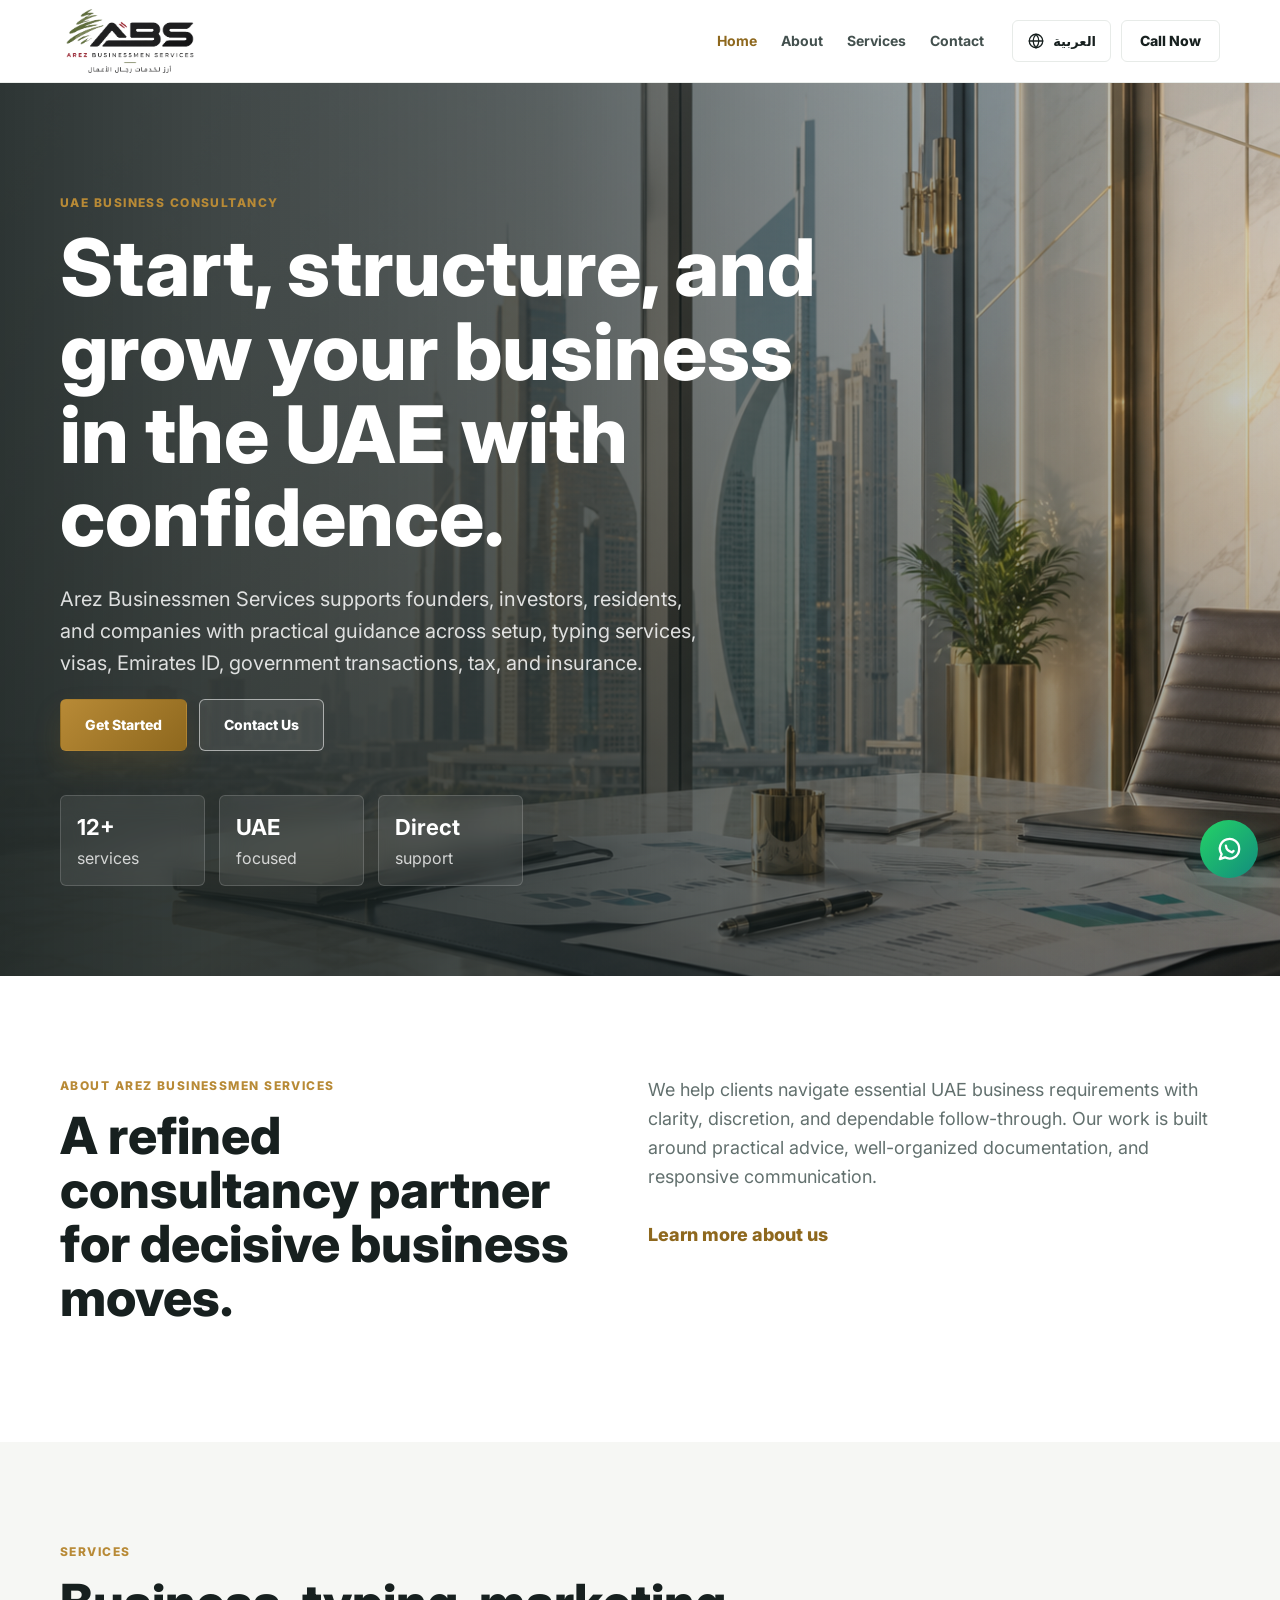
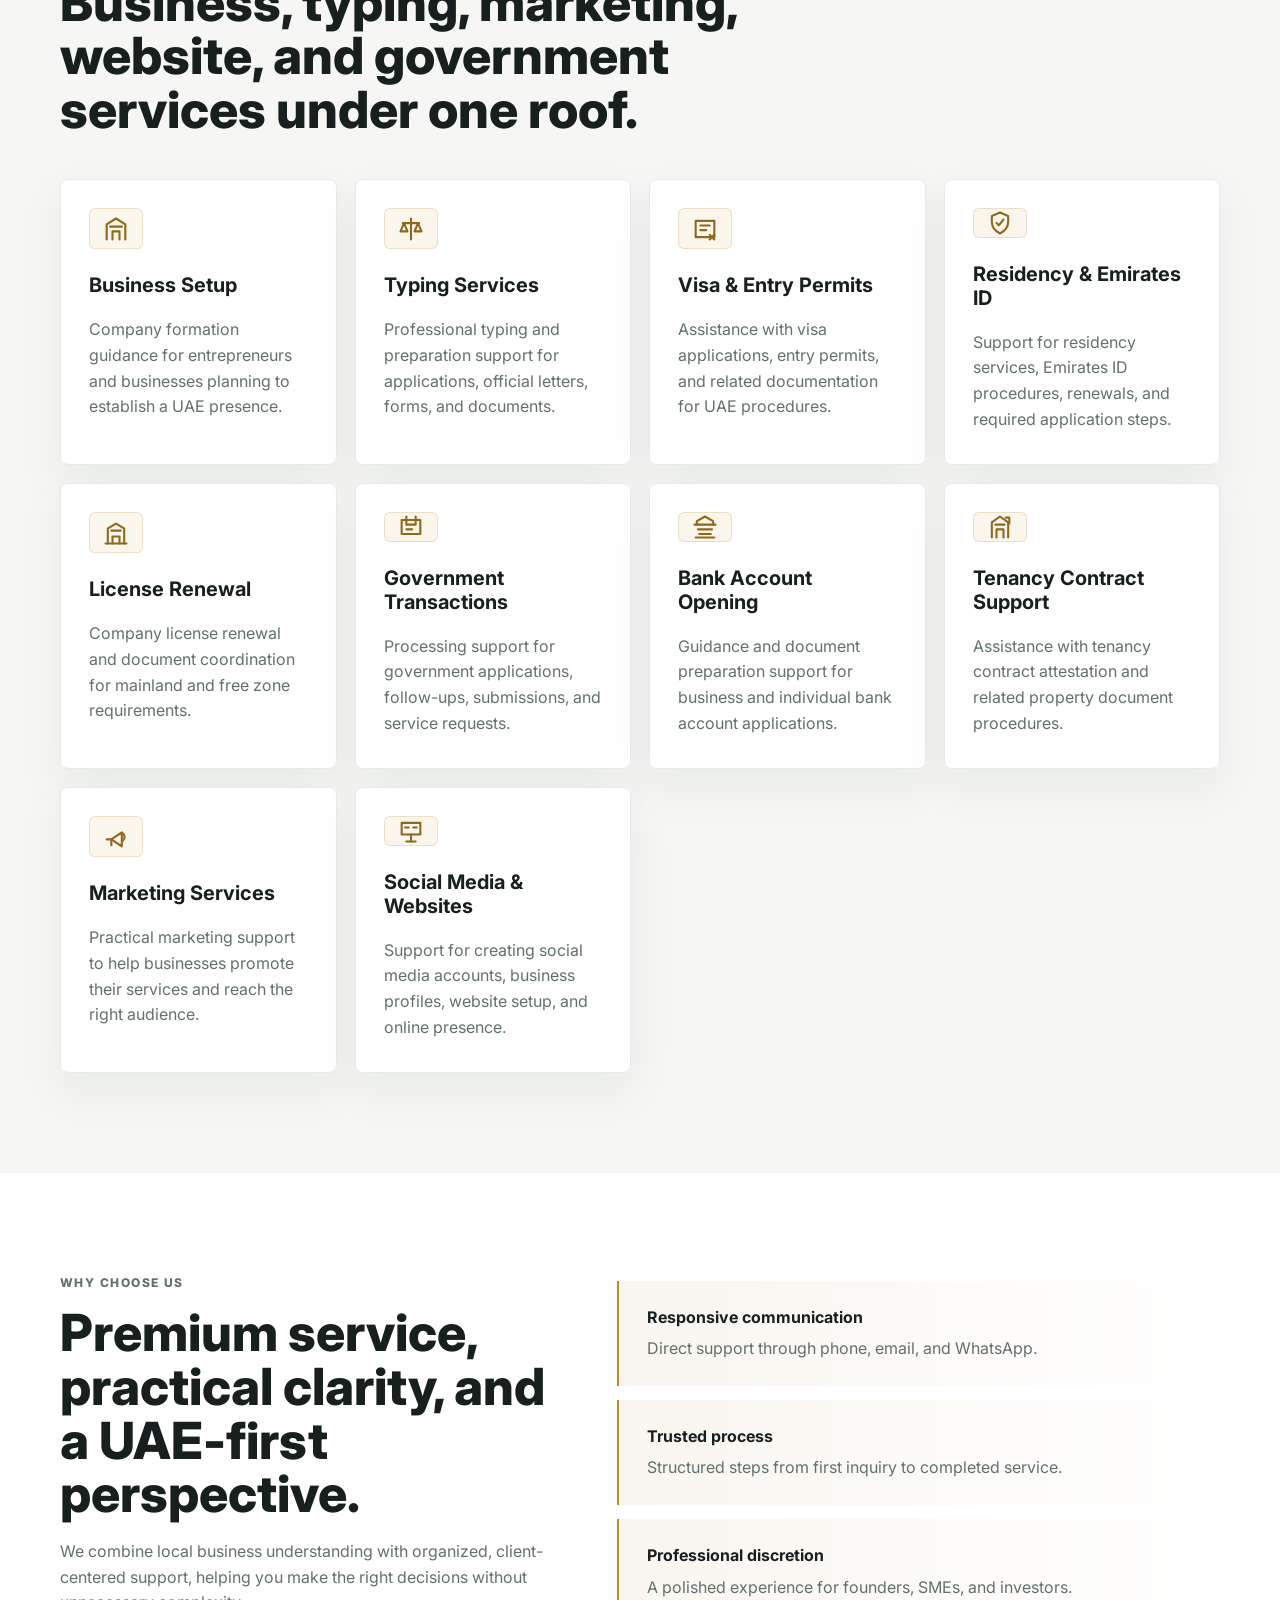
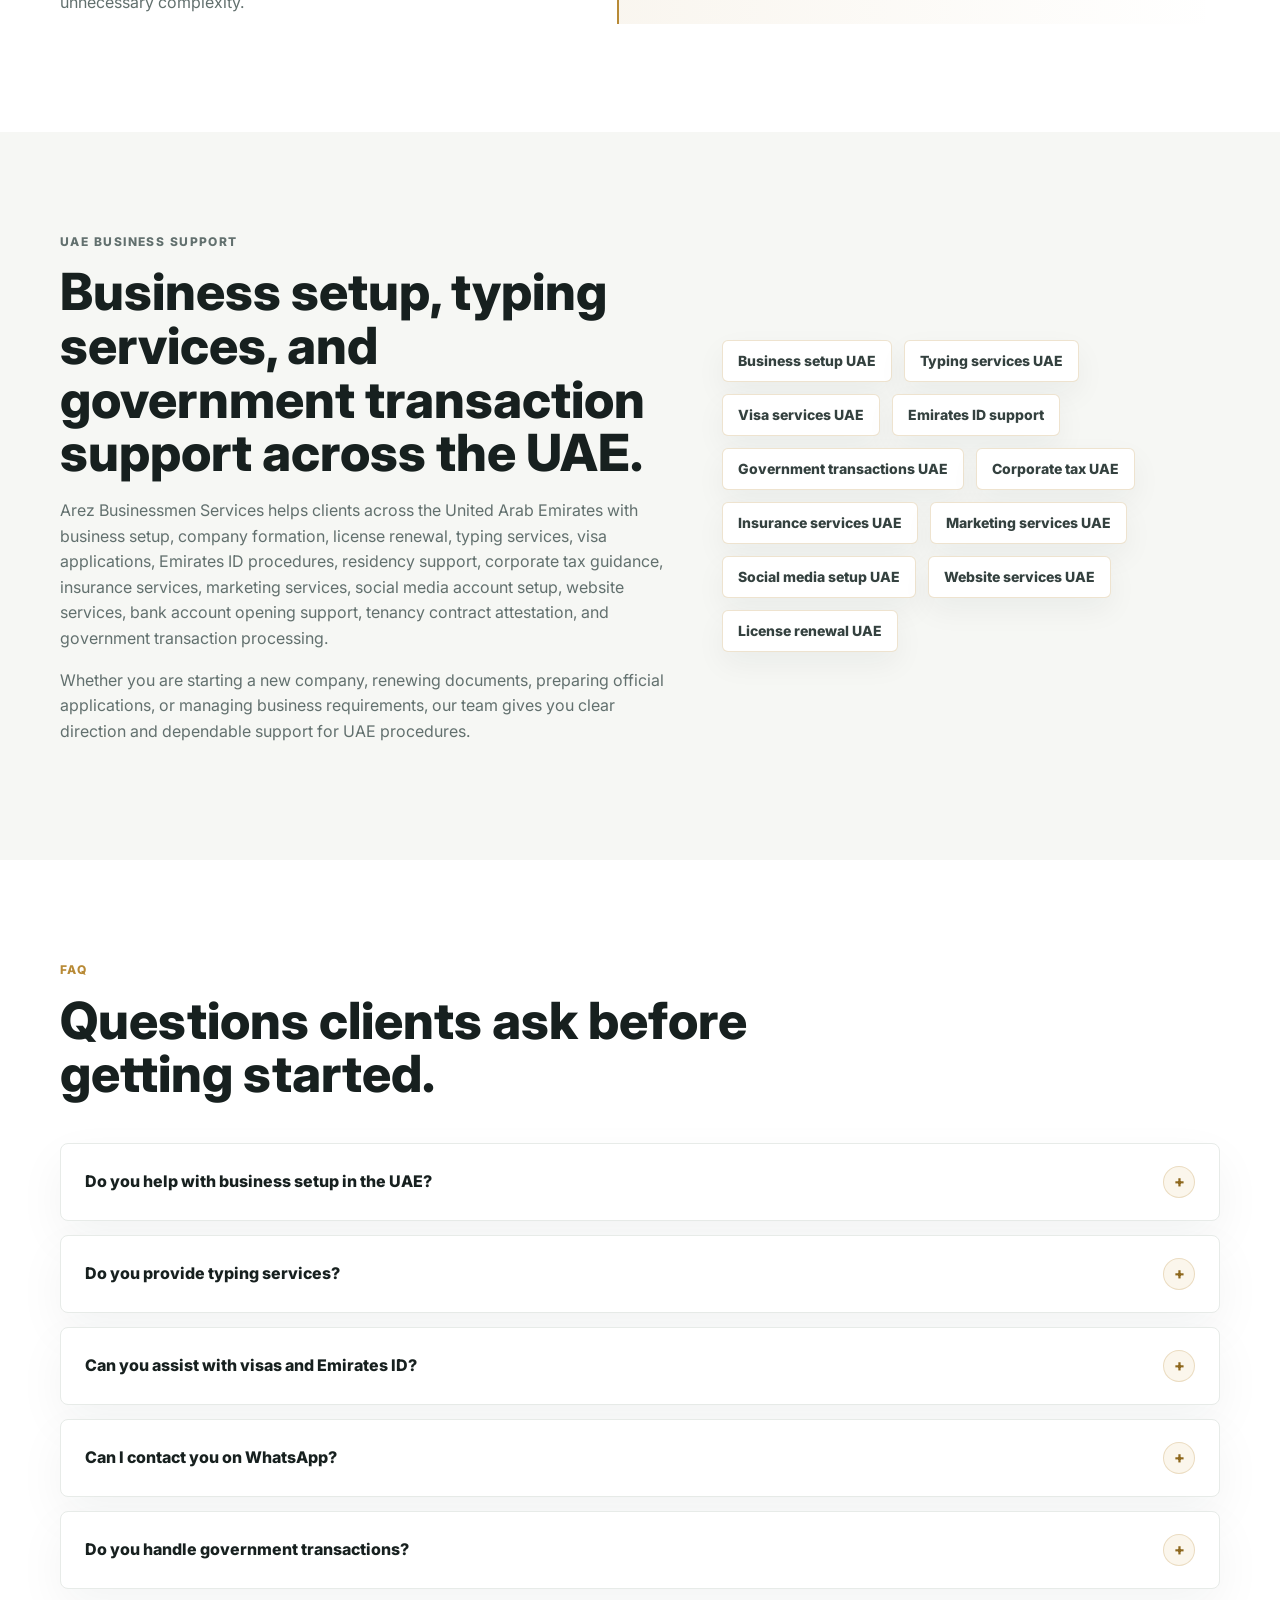
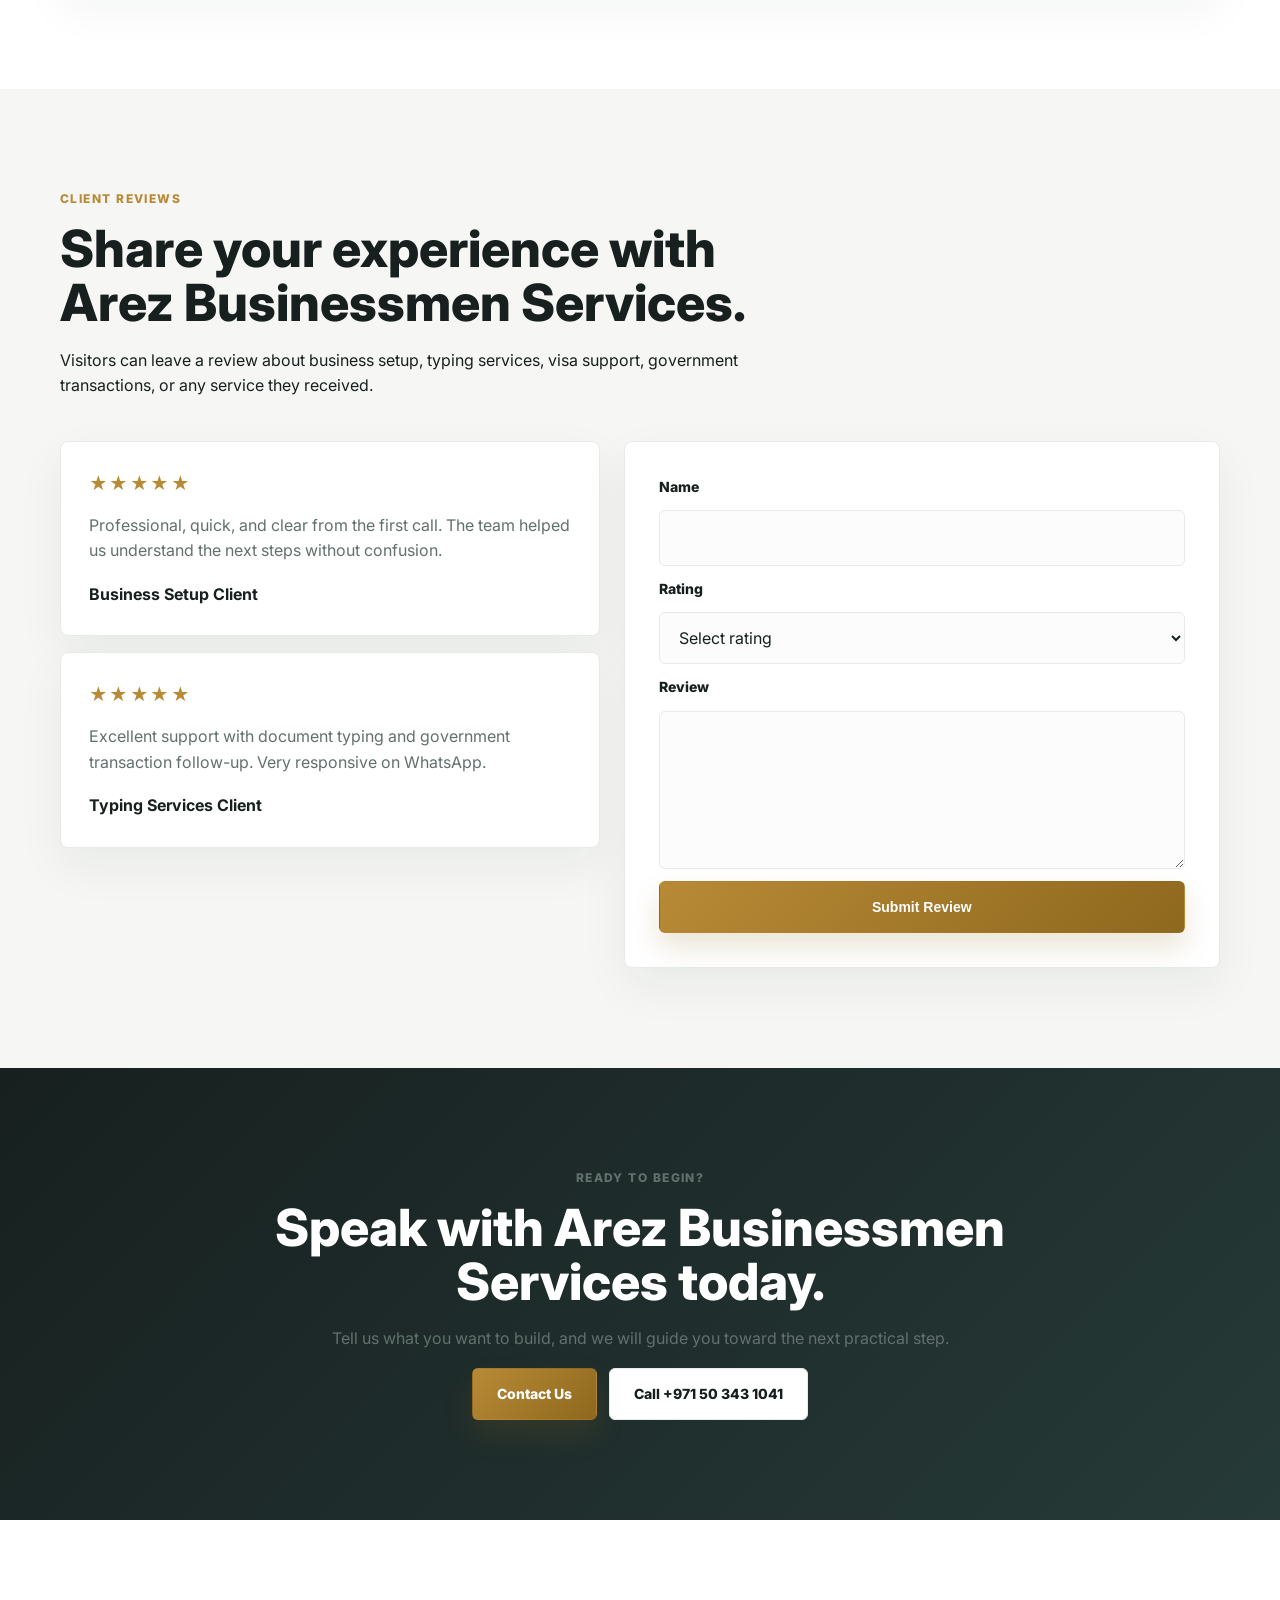
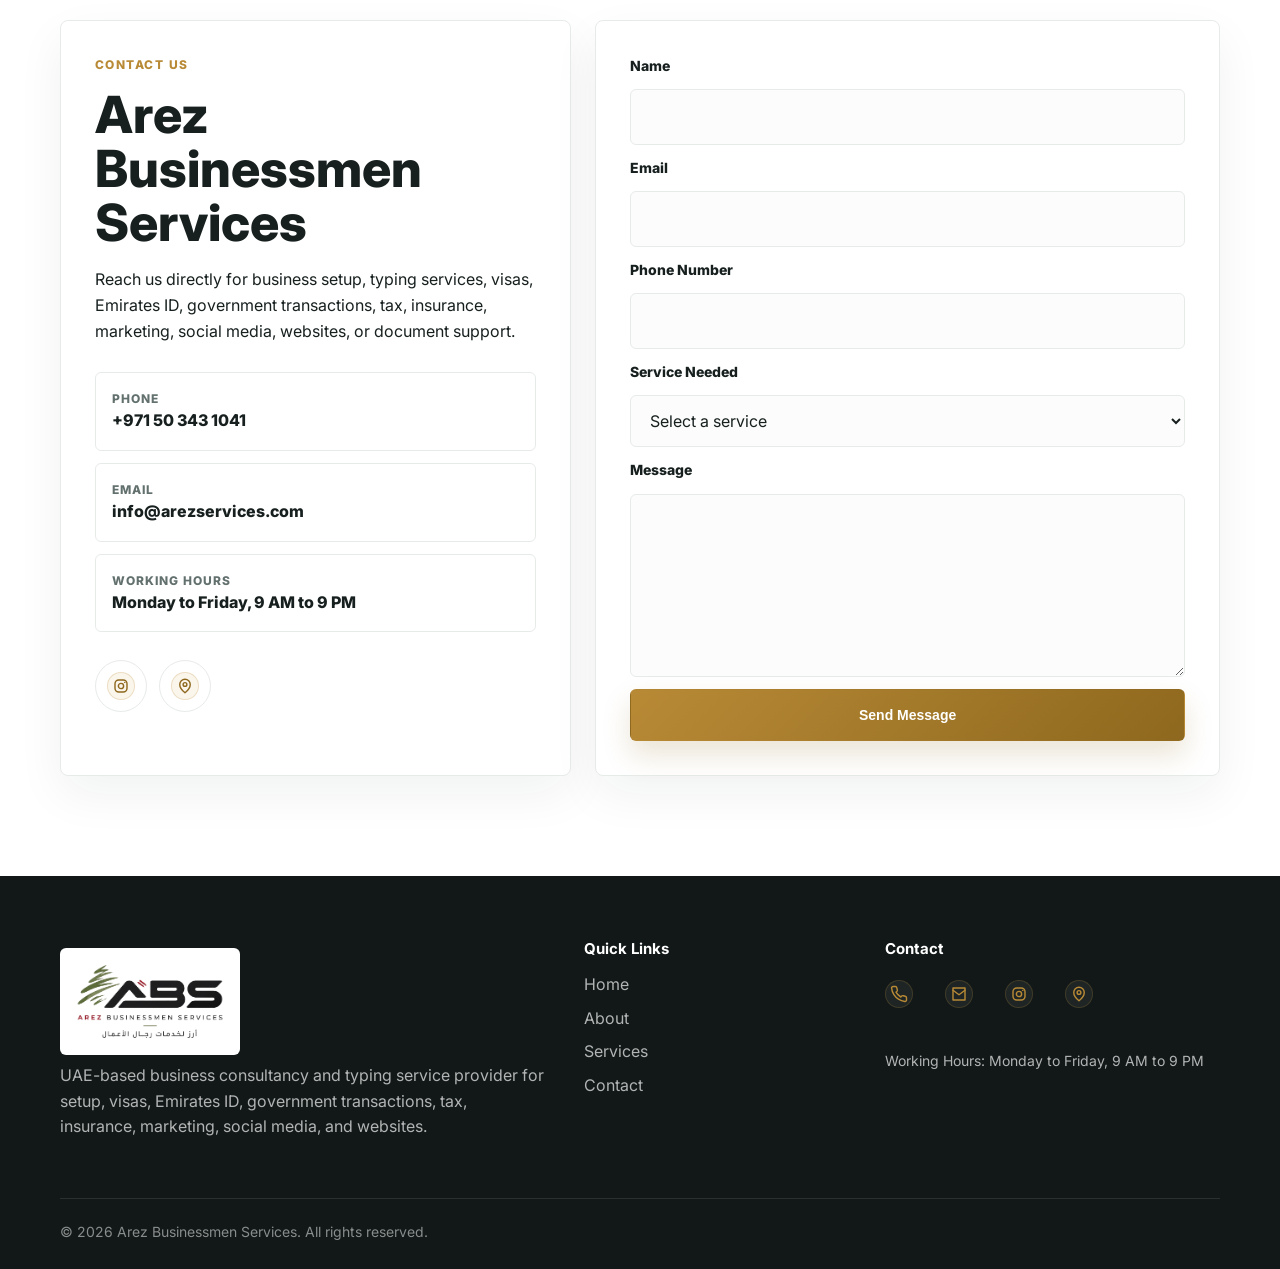
<file: he/index.html>
<!DOCTYPE html>
<html lang="en">
<head>
  <meta charset="UTF-8">
  <meta name="viewport" content="width=device-width, initial-scale=1.0">
  <meta name="description" content="Arez Businessmen Services helps clients in the UAE with business setup, typing services, visas, Emirates ID, government transactions, corporate tax, insurance, marketing, social media, websites, and legal consultancy.">
  <title>Arez Businessmen Services | UAE Business Consultancy</title>
  <link rel="preconnect" href="https://fonts.googleapis.com">
  <link rel="preconnect" href="https://fonts.gstatic.com" crossorigin>
  <link href="https://fonts.googleapis.com/css2?family=Inter:wght@400;500;600;700;800&family=Noto+Sans+Arabic:wght@400;500;600;700&family=Playfair+Display:wght@700&display=swap" rel="stylesheet">
  <link rel="stylesheet" href="styles.css"><!-- Google tag (gtag.js) -->
<script async src="https://www.googletagmanager.com/gtag/js?id=G-RQ4ZERFN53">
</script>
<script>
  window.dataLayer = window.dataLayer || [];
  function gtag(){dataLayer.push(arguments);}
  gtag('js', new Date());

  gtag('config', 'G-RQ4ZERFN53');
</script>  
</head>
<body>
  <header class="site-header">
    <nav class="nav shell" aria-label="Main navigation">
      <a class="brand" href="index.html" aria-label="Arez Businessmen Services home">
        <img class="brand-logo" src="assets/logo-arez.png" alt="Arez Businessmen Services logo">
      </a>
      <button class="nav-toggle" type="button" aria-label="Open navigation" aria-expanded="false">
        <span></span><span></span><span></span>
      </button>
      <div class="nav-menu">
        <a class="active" href="index.html">Home</a>
        <a href="about.html">About</a>
        <a href="services.html">Services</a>
        <a href="contact.html">Contact</a>
      </div>
      <div class="nav-actions">
        <button class="language-toggle" type="button" aria-label="Switch language"><svg viewBox="0 0 24 24" aria-hidden="true"><path d="M12 21a9 9 0 1 0 0-18 9 9 0 0 0 0 18Z"/><path d="M3 12h18"/><path d="M12 3c2.5 2.7 3.8 5.7 3.8 9S14.5 18.3 12 21c-2.5-2.7-3.8-5.7-3.8-9S9.5 5.7 12 3Z"/></svg><span>العربية</span></button>
        <a class="btn btn-light" href="tel:+971503431041">Call Now</a>
      </div>
    </nav>
  </header>

  <main>
    <section class="hero">
      <div class="hero-media" aria-hidden="true"></div>
      <div class="hero-overlay"></div>
      <div class="hero-content shell reveal">
        <p class="eyebrow">UAE Business Consultancy</p>
        <h1>Start, structure, and grow your business in the UAE with confidence.</h1>
        <p class="hero-text">Arez Businessmen Services supports founders, investors, residents, and companies with practical guidance across setup, typing services, visas, Emirates ID, government transactions, tax, and insurance.</p>
        <div class="hero-actions">
          <a class="btn btn-gold btn-large" href="contact.html">Get Started</a>
          <a class="btn btn-outline btn-large" href="contact.html">Contact Us</a>
        </div>
        <div class="hero-proof" aria-label="Company highlights">
          <span><strong>12+</strong> services</span>
          <span><strong>UAE</strong> focused</span>
          <span><strong>Direct</strong> support</span>
        </div>
      </div>
    </section>

    <section class="intro section">
      <div class="shell split">
        <div class="reveal">
          <p class="eyebrow">About Arez Businessmen Services</p>
          <h2>A refined consultancy partner for decisive business moves.</h2>
        </div>
        <div class="lead reveal">
          <p>We help clients navigate essential UAE business requirements with clarity, discretion, and dependable follow-through. Our work is built around practical advice, well-organized documentation, and responsive communication.</p>
          <a class="text-link" href="about.html">Learn more about us</a>
        </div>
      </div>
    </section>

    <section class="section muted">
      <div class="shell">
        <div class="section-head reveal">
          <p class="eyebrow">Services</p>
          <h2>Business, typing, marketing, website, and government services under one roof.</h2>
        </div>
        <div class="service-grid">
          <article class="service-card flip-card reveal" tabindex="0">
            <div class="flip-card-inner">
              <div class="flip-face flip-front">
                <span class="icon" aria-hidden="true"><svg viewBox="0 0 24 24"><path d="M4 21V8l8-5 8 5v13"/><path d="M9 21v-7h6v7"/><path d="M7 10h10"/></svg></span>
                <h3>Business Setup</h3>
                <p>Company formation guidance for entrepreneurs and businesses planning to establish a UAE presence.</p>
              </div>
              <div class="flip-face flip-back">
                <h3>Business Setup</h3>
                <p>We help you understand the right setup path, documents, and next steps.</p>
                <a href="contact.html">Request Service</a>
              </div>
            </div>
          </article>
          <article class="service-card flip-card reveal" tabindex="0">
            <div class="flip-card-inner">
              <div class="flip-face flip-front">
                <span class="icon" aria-hidden="true"><svg viewBox="0 0 24 24"><path d="M12 3v18"/><path d="M5 7h14"/><path d="M6 7l-3 7h6L6 7Z"/><path d="M18 7l-3 7h6l-3-7Z"/></svg></span>
                <h3>Typing Services</h3>
                <p>Professional typing and preparation support for applications, official letters, forms, and documents.</p>
              </div>
              <div class="flip-face flip-back">
                <h3>Typing Services</h3>
                <p>Send us your requirement and we will guide you on the needed information.</p>
                <a href="contact.html">Request Service</a>
              </div>
            </div>
          </article>
          <article class="service-card flip-card reveal" tabindex="0">
            <div class="flip-card-inner">
              <div class="flip-face flip-front">
                <span class="icon" aria-hidden="true"><svg viewBox="0 0 24 24"><path d="M4 5h16v14H4z"/><path d="M8 9h8"/><path d="M8 13h5"/><path d="M16 17l4 4"/><path d="m20 17-4 4"/></svg></span>
                <h3>Visa & Entry Permits</h3>
                <p>Assistance with visa applications, entry permits, and related documentation for UAE procedures.</p>
              </div>
              <div class="flip-face flip-back">
                <h3>Visa & Entry Permits</h3>
                <p>Get support for applications, renewals, and document preparation.</p>
                <a href="contact.html">Request Service</a>
              </div>
            </div>
          </article>
          <article class="service-card flip-card reveal" tabindex="0">
            <div class="flip-card-inner">
              <div class="flip-face flip-front">
                <span class="icon" aria-hidden="true"><svg viewBox="0 0 24 24"><path d="M12 3 5 6v5c0 5 3 8 7 10 4-2 7-5 7-10V6l-7-3Z"/><path d="m9 12 2 2 4-5"/></svg></span>
                <h3>Residency & Emirates ID</h3>
                <p>Support for residency services, Emirates ID procedures, renewals, and required application steps.</p>
              </div>
              <div class="flip-face flip-back">
                <h3>Residency & Emirates ID</h3>
                <p>We assist with residency and Emirates ID steps from documents to follow-up.</p>
                <a href="contact.html">Request Service</a>
              </div>
            </div>
          </article>
          <article class="service-card flip-card reveal" tabindex="0">
            <div class="flip-card-inner">
              <div class="flip-face flip-front">
                <span class="icon" aria-hidden="true"><svg viewBox="0 0 24 24"><path d="M3 21h18"/><path d="M5 21V8l7-4 7 4v13"/><path d="M9 21v-6h6v6"/><path d="M8 10h8"/></svg></span>
                <h3>License Renewal</h3>
                <p>Company license renewal and document coordination for mainland and free zone requirements.</p>
              </div>
              <div class="flip-face flip-back">
                <h3>License Renewal</h3>
                <p>Keep your company active with organized renewal support and document checks.</p>
                <a href="contact.html">Request Service</a>
              </div>
            </div>
          </article>
          <article class="service-card flip-card reveal" tabindex="0">
            <div class="flip-card-inner">
              <div class="flip-face flip-front">
                <span class="icon" aria-hidden="true"><svg viewBox="0 0 24 24"><path d="M4 6h16v12H4z"/><path d="M8 10h8"/><path d="M8 14h5"/><path d="M16 3v6"/><path d="M8 3v6"/></svg></span>
                <h3>Government Transactions</h3>
                <p>Processing support for government applications, follow-ups, submissions, and service requests.</p>
              </div>
              <div class="flip-face flip-back">
                <h3>Government Transactions</h3>
                <p>We help with submissions, service requests, and transaction follow-up.</p>
                <a href="contact.html">Request Service</a>
              </div>
            </div>
          </article>
          <article class="service-card flip-card reveal" tabindex="0">
            <div class="flip-card-inner">
              <div class="flip-face flip-front">
                <span class="icon" aria-hidden="true"><svg viewBox="0 0 24 24"><path d="M3 10h18"/><path d="M5 10V7l7-4 7 4v3"/><path d="M6 14h12"/><path d="M7 18h10"/><path d="M4 21h16"/></svg></span>
                <h3>Bank Account Opening</h3>
                <p>Guidance and document preparation support for business and individual bank account applications.</p>
              </div>
              <div class="flip-face flip-back">
                <h3>Bank Account Opening</h3>
                <p>Prepare your application with clearer document guidance and coordination.</p>
                <a href="contact.html">Request Service</a>
              </div>
            </div>
          </article>
          <article class="service-card flip-card reveal" tabindex="0">
            <div class="flip-card-inner">
              <div class="flip-face flip-front">
                <span class="icon" aria-hidden="true"><svg viewBox="0 0 24 24"><path d="M5 21V8l7-5 7 5v13"/><path d="M9 21v-7h6v7"/><path d="M8 10h8"/><path d="M17 4h3v5"/></svg></span>
                <h3>Tenancy Contract Support</h3>
                <p>Assistance with tenancy contract attestation and related property document procedures.</p>
              </div>
              <div class="flip-face flip-back">
                <h3>Tenancy Contract Support</h3>
                <p>Get help with tenancy contract attestation and related property paperwork.</p>
                <a href="contact.html">Request Service</a>
              </div>
            </div>
          </article>
          <article class="service-card flip-card reveal" tabindex="0">
            <div class="flip-card-inner">
              <div class="flip-face flip-front">
                <span class="icon" aria-hidden="true"><svg viewBox="0 0 24 24"><path d="M4 14h4l9-6v12l-9-6H4Z"/><path d="M8 14v5"/><path d="M18 9a4 4 0 0 1 0 6"/></svg></span>
                <h3>Marketing Services</h3>
                <p>Practical marketing support to help businesses promote their services and reach the right audience.</p>
              </div>
              <div class="flip-face flip-back">
                <h3>Marketing Services</h3>
                <p>Get help with service promotion, campaign planning, and clearer business messaging.</p>
                <a href="contact.html">Request Service</a>
              </div>
            </div>
          </article>
          <article class="service-card flip-card reveal" tabindex="0">
            <div class="flip-card-inner">
              <div class="flip-face flip-front">
                <span class="icon" aria-hidden="true"><svg viewBox="0 0 24 24"><path d="M4 5h16v10H4z"/><path d="M8 21h8"/><path d="M12 15v6"/><path d="M7 9h3"/><path d="M14 9h3"/></svg></span>
                <h3>Social Media & Websites</h3>
                <p>Support for creating social media accounts, business profiles, website setup, and online presence.</p>
              </div>
              <div class="flip-face flip-back">
                <h3>Social Media & Websites</h3>
                <p>Start new social media accounts, business pages, and websites with organized setup support.</p>
                <a href="contact.html">Request Service</a>
              </div>
            </div>
          </article>
        </div>
      </div>
    </section>

    <section class="section">
      <div class="shell why">
        <div class="why-copy reveal">
          <p class="eyebrow">Why Choose Us</p>
          <h2>Premium service, practical clarity, and a UAE-first perspective.</h2>
          <p>We combine local business understanding with organized, client-centered support, helping you make the right decisions without unnecessary complexity.</p>
        </div>
        <div class="why-list">
          <div class="why-item reveal"><strong>Responsive communication</strong><span>Direct support through phone, email, and WhatsApp.</span></div>
          <div class="why-item reveal"><strong>Trusted process</strong><span>Structured steps from first inquiry to completed service.</span></div>
          <div class="why-item reveal"><strong>Professional discretion</strong><span>A polished experience for founders, SMEs, and investors.</span></div>
        </div>
      </div>
    </section>

    <section class="section seo-section muted">
      <div class="shell seo-layout">
        <div class="seo-copy reveal">
          <p class="eyebrow">UAE Business Support</p>
          <h2>Business setup, typing services, and government transaction support across the UAE.</h2>
          <p>Arez Businessmen Services helps clients across the United Arab Emirates with business setup, company formation, license renewal, typing services, visa applications, Emirates ID procedures, residency support, corporate tax guidance, insurance services, marketing services, social media account setup, website services, bank account opening support, tenancy contract attestation, and government transaction processing.</p>
          <p>Whether you are starting a new company, renewing documents, preparing official applications, or managing business requirements, our team gives you clear direction and dependable support for UAE procedures.</p>
        </div>
        <div class="seo-keywords reveal" aria-label="Popular UAE services">
          <span>Business setup UAE</span>
          <span>Typing services UAE</span>
          <span>Visa services UAE</span>
          <span>Emirates ID support</span>
          <span>Government transactions UAE</span>
          <span>Corporate tax UAE</span>
          <span>Insurance services UAE</span>
          <span>Marketing services UAE</span>
          <span>Social media setup UAE</span>
          <span>Website services UAE</span>
          <span>License renewal UAE</span>
        </div>
      </div>
    </section>

    <section class="section faq-section">
      <div class="shell">
        <div class="section-head reveal">
          <p class="eyebrow">FAQ</p>
          <h2>Questions clients ask before getting started.</h2>
        </div>
        <div class="faq-list">
          <details class="faq-item reveal">
            <summary>Do you help with business setup in the UAE?</summary>
            <p>Yes. We support entrepreneurs and companies with business setup guidance, document preparation, and practical next steps for UAE procedures.</p>
          </details>
          <details class="faq-item reveal">
            <summary>Do you provide typing services?</summary>
            <p>Yes. We help with typing and preparing applications, official forms, letters, and supporting documents for government and business services.</p>
          </details>
          <details class="faq-item reveal">
            <summary>Can you assist with visas and Emirates ID?</summary>
            <p>Yes. We provide support for visa, entry permit, residency, Emirates ID, and renewal-related document procedures.</p>
          </details>
          <details class="faq-item reveal">
            <summary>Can I contact you on WhatsApp?</summary>
            <p>Yes. You can message us directly on WhatsApp at +971 50 343 1041 for quick support.</p>
          </details>
          <details class="faq-item reveal">
            <summary>Do you handle government transactions?</summary>
            <p>Yes. We assist with government transaction processing, submissions, follow-ups, and related service requests.</p>
          </details>
        </div>
      </div>
    </section>

    <section class="section reviews-section muted">
      <div class="shell">
        <div class="section-head reveal">
          <p class="eyebrow">Client Reviews</p>
          <h2>Share your experience with Arez Businessmen Services.</h2>
          <p>Visitors can leave a review about business setup, typing services, visa support, government transactions, or any service they received.</p>
        </div>
        <div class="reviews-layout">
          <div class="review-cards">
            <article class="review-card reveal">
              <div class="stars" aria-label="5 star review">★★★★★</div>
              <p>Professional, quick, and clear from the first call. The team helped us understand the next steps without confusion.</p>
              <strong>Business Setup Client</strong>
            </article>
            <article class="review-card reveal">
              <div class="stars" aria-label="5 star review">★★★★★</div>
              <p>Excellent support with document typing and government transaction follow-up. Very responsive on WhatsApp.</p>
              <strong>Typing Services Client</strong>
            </article>
          </div>

          <form class="review-form reveal" name="client-review" method="post" data-netlify="true" netlify-honeypot="bot-field">
            <input type="hidden" name="form-name" value="client-review">
            <p class="hidden-field"><label>Do not fill this out <input name="bot-field"></label></p>
            <label for="review-name">Name</label>
            <input id="review-name" name="reviewer_name" type="text" autocomplete="name" required>
            <label for="review-rating">Rating</label>
            <select id="review-rating" name="rating" required>
              <option value="">Select rating</option>
              <option value="5 stars">★★★★★ Excellent</option>
              <option value="4 stars">★★★★ Good</option>
              <option value="3 stars">★★★ Average</option>
            </select>
            <label for="review-message">Review</label>
            <textarea id="review-message" name="review" rows="5" required></textarea>
            <button class="btn btn-gold btn-large" type="submit">Submit Review</button>
          </form>
        </div>
      </div>
    </section>

    <section class="cta section">
      <div class="shell cta-inner reveal">
        <p class="eyebrow">Ready to begin?</p>
        <h2>Speak with Arez Businessmen Services today.</h2>
        <p>Tell us what you want to build, and we will guide you toward the next practical step.</p>
        <div class="cta-actions">
          <a class="btn btn-gold btn-large" href="contact.html">Contact Us</a>
          <a class="btn btn-light btn-large" href="tel:+971503431041">Call +971 50 343 1041</a>
        </div>
      </div>
    </section>

    <section class="section contact-section">
      <div class="shell contact-grid">
        <div class="contact-panel reveal">
          <p class="eyebrow">Contact Us</p>
          <h2>Arez Businessmen Services</h2>
          <p>Reach us directly for business setup, typing services, visas, Emirates ID, government transactions, tax, insurance, marketing, social media, websites, or document support.</p>
          <div class="contact-links">
            <a href="tel:+971503431041"><span>Phone</span>+971 50 343 1041</a>
            <a href="mailto:info@arezservices.com"><span>Email</span>info@arezservices.com</a>
            <div class="contact-info"><span>Working Hours</span>Monday to Friday, 9 AM to 9 PM</div>
          </div>
          <div class="social-actions">
            <a class="btn btn-light icon-btn" href="https://www.instagram.com/arez_services/"><span class="mini-icon" aria-hidden="true"><svg viewBox="0 0 24 24"><rect x="4" y="4" width="16" height="16" rx="5"/><circle cx="12" cy="12" r="3.5"/><path d="M17 7.2h.1"/></svg></span>Instagram</a>
            <a class="btn btn-light icon-btn" href="https://maps.app.goo.gl/21ftRgG8BTh7bus7A?g_st=ic"><span class="mini-icon" aria-hidden="true"><svg viewBox="0 0 24 24"><path d="M12 21s7-5.4 7-11a7 7 0 1 0-14 0c0 5.6 7 11 7 11Z"/><circle cx="12" cy="10" r="2.5"/></svg></span>Google Maps</a>
          </div>
        </div>

        <form class="contact-form reveal" name="home-contact" method="post" data-netlify="true" netlify-honeypot="bot-field">
          <input type="hidden" name="form-name" value="home-contact">
          <p class="hidden-field"><label>Do not fill this out <input name="bot-field"></label></p>
          <label for="home-name">Name</label>
          <input id="home-name" name="name" type="text" autocomplete="name" required>
          <label for="home-email">Email</label>
          <input id="home-email" name="email" type="email" autocomplete="email" required>
          <label for="home-phone">Phone Number</label>
          <input id="home-phone" name="phone" type="tel" autocomplete="tel" required>
          <label for="home-service">Service Needed</label>
          <select id="home-service" name="service_needed" required>
            <option value="">Select a service</option>
            <option value="Business Setup">Business Setup</option>
            <option value="Typing Services">Typing Services</option>
            <option value="Visa & Entry Permits">Visa & Entry Permits</option>
            <option value="Residency & Emirates ID">Residency & Emirates ID</option>
            <option value="Government Transactions">Government Transactions</option>
            <option value="Corporate Tax">Corporate Tax</option>
            <option value="Insurance Services">Insurance Services</option>
            <option value="Marketing Services">Marketing Services</option>
            <option value="Social Media & Websites">Social Media & Websites</option>
            <option value="Other">Other</option>
          </select>
          <label for="home-message">Message</label>
          <textarea id="home-message" name="message" rows="6" required></textarea>
          <button class="btn btn-gold btn-large" type="submit">Send Message</button>
        </form>
      </div>
    </section>
  </main>

  <a class="floating-whatsapp" href="https://wa.me/971503431041" aria-label="Chat on WhatsApp">
    <svg viewBox="0 0 24 24" aria-hidden="true"><path d="M20 11.5a8 8 0 0 1-11.8 7L4 20l1.5-4.1A8 8 0 1 1 20 11.5Z"/><path d="M9 8.8c.3 3 2.1 4.8 5.2 5.5l1.2-1.1"/></svg>
  </a>

  <footer class="footer">
    <div class="shell footer-grid">
      <div>
        <a class="brand footer-brand" href="index.html">
          <img class="brand-logo" src="assets/logo-arez.png" alt="Arez Businessmen Services logo">
        </a>
        <p>UAE-based business consultancy and typing service provider for setup, visas, Emirates ID, government transactions, tax, insurance, marketing, social media, and websites.</p>
      </div>
      <div>
        <h3>Quick Links</h3>
        <a href="index.html">Home</a>
        <a href="about.html">About</a>
        <a href="services.html">Services</a>
        <a href="contact.html">Contact</a>
      </div>
      <div class="footer-contact">
        <h3>Contact</h3>
        <a class="contact-icon phone" href="tel:+971503431041"><span class="mini-icon" aria-hidden="true"><svg viewBox="0 0 24 24"><path d="M22 16.9v3a2 2 0 0 1-2.2 2 19.8 19.8 0 0 1-8.6-3.1 19.5 19.5 0 0 1-6-6A19.8 19.8 0 0 1 2.1 4.2 2 2 0 0 1 4.1 2h3a2 2 0 0 1 2 1.7c.1.9.3 1.7.6 2.5a2 2 0 0 1-.4 2.1L8 9.6a16 16 0 0 0 6.4 6.4l1.3-1.3a2 2 0 0 1 2.1-.4c.8.3 1.6.5 2.5.6a2 2 0 0 1 1.7 2Z"/></svg></span>+971 50 343 1041</a>
        <a class="contact-icon email" href="mailto:info@arezservices.com"><span class="mini-icon" aria-hidden="true"><svg viewBox="0 0 24 24"><path d="M4 4h16v16H4z"/><path d="m4 7 8 6 8-6"/></svg></span>info@arezservices.com</a>
        <a class="contact-icon instagram" href="https://www.instagram.com/arez_services/"><span class="mini-icon" aria-hidden="true"><svg viewBox="0 0 24 24"><rect x="4" y="4" width="16" height="16" rx="5"/><circle cx="12" cy="12" r="3.5"/><path d="M17 7.2h.1"/></svg></span>Instagram</a>
        <a class="contact-icon maps" href="https://maps.app.goo.gl/21ftRgG8BTh7bus7A?g_st=ic"><span class="mini-icon" aria-hidden="true"><svg viewBox="0 0 24 24"><path d="M12 21s7-5.4 7-11a7 7 0 1 0-14 0c0 5.6 7 11 7 11Z"/><circle cx="12" cy="10" r="2.5"/></svg></span>Google Maps</a>
        <p class="footer-hours">Working Hours: Monday to Friday, 9 AM to 9 PM</p>
      </div>
    </div>
    <div class="shell copyright">© 2026 Arez Businessmen Services. All rights reserved.</div>
  </footer>

  <script src="script.js"></script>
</body>
</html>
</file>
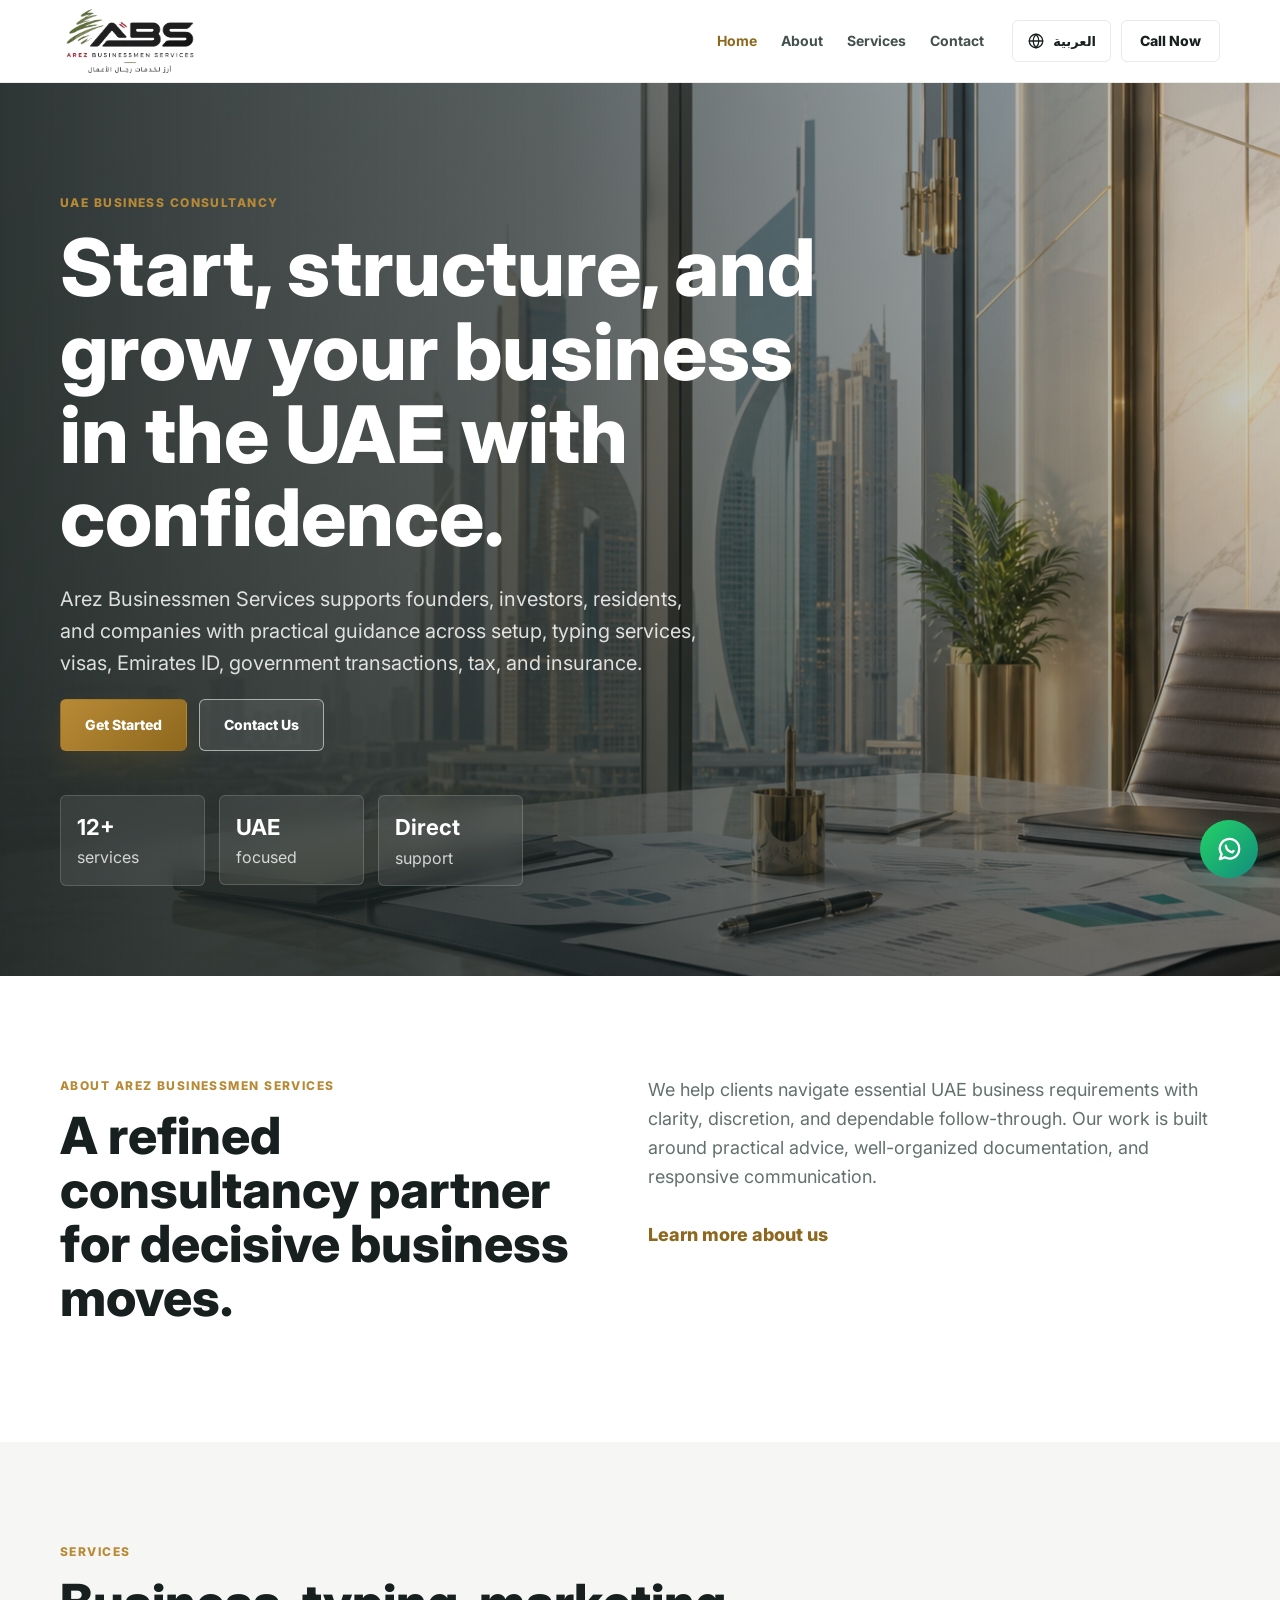
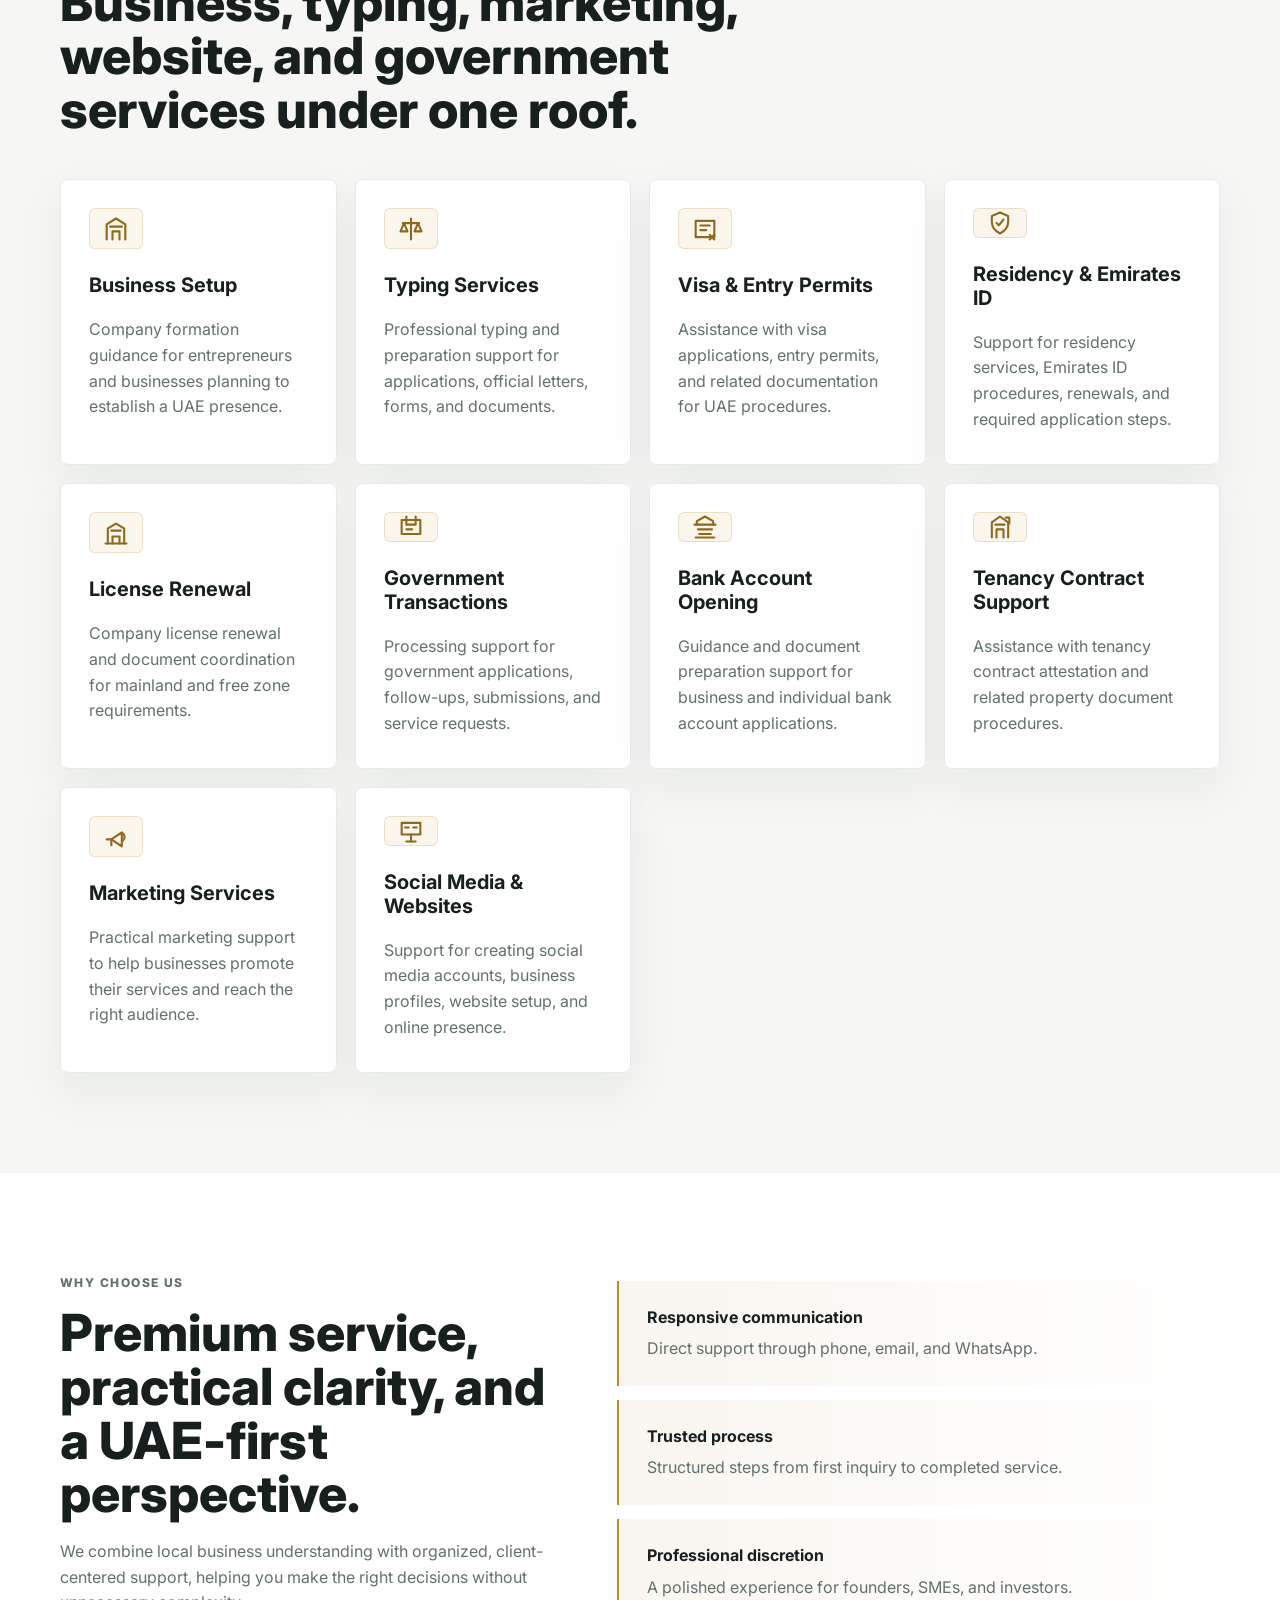
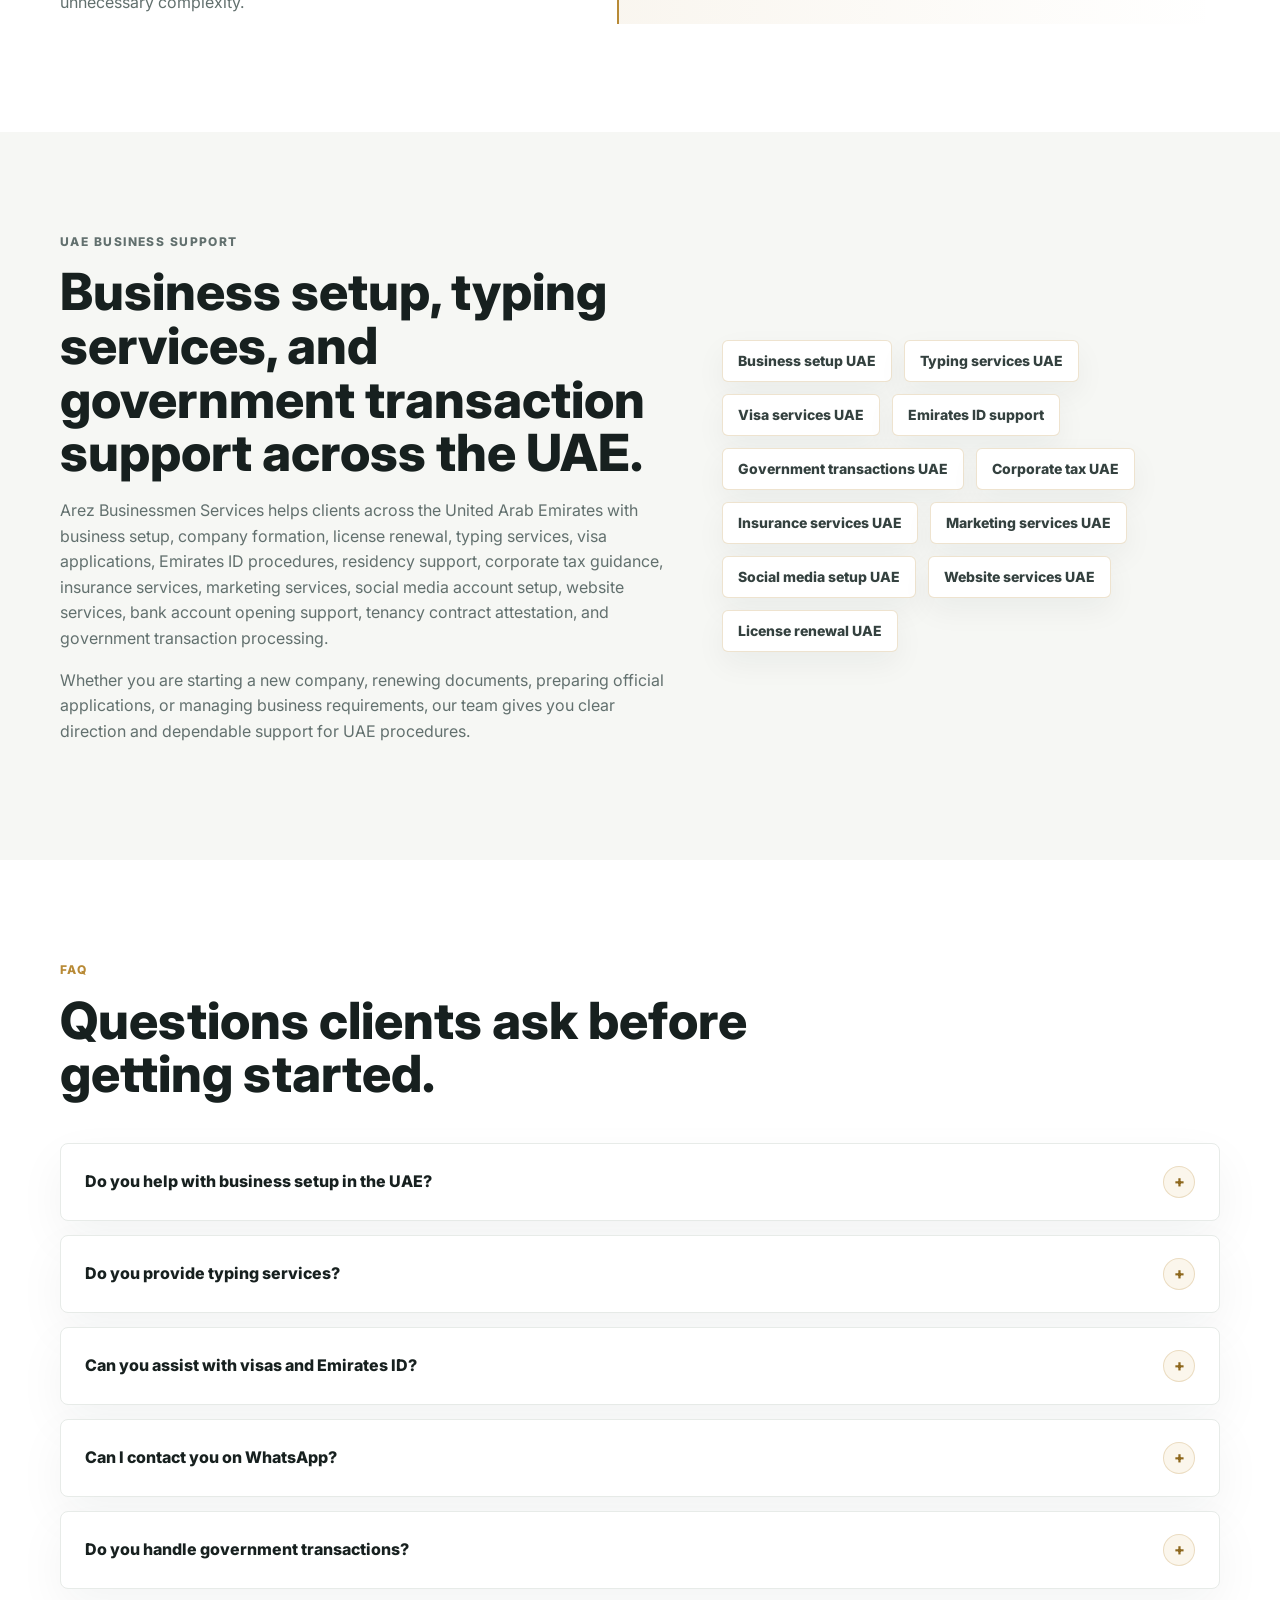
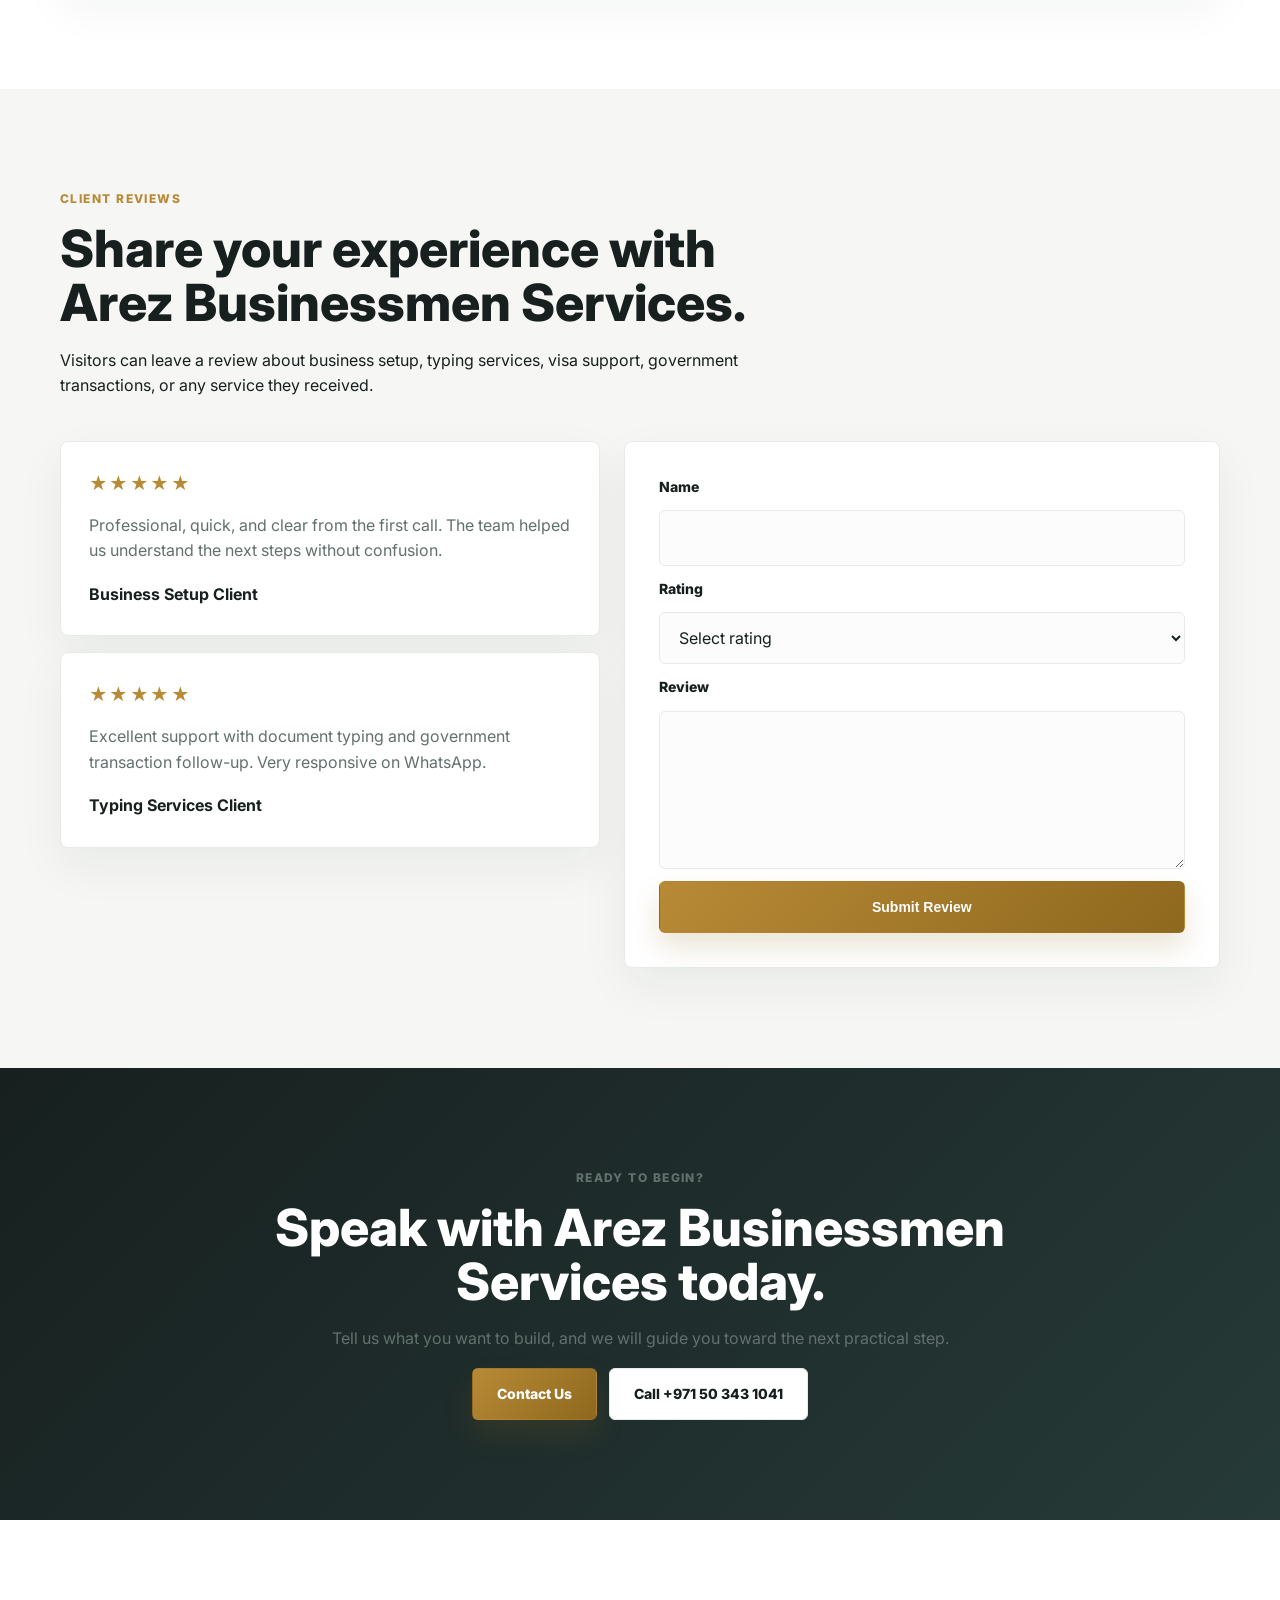
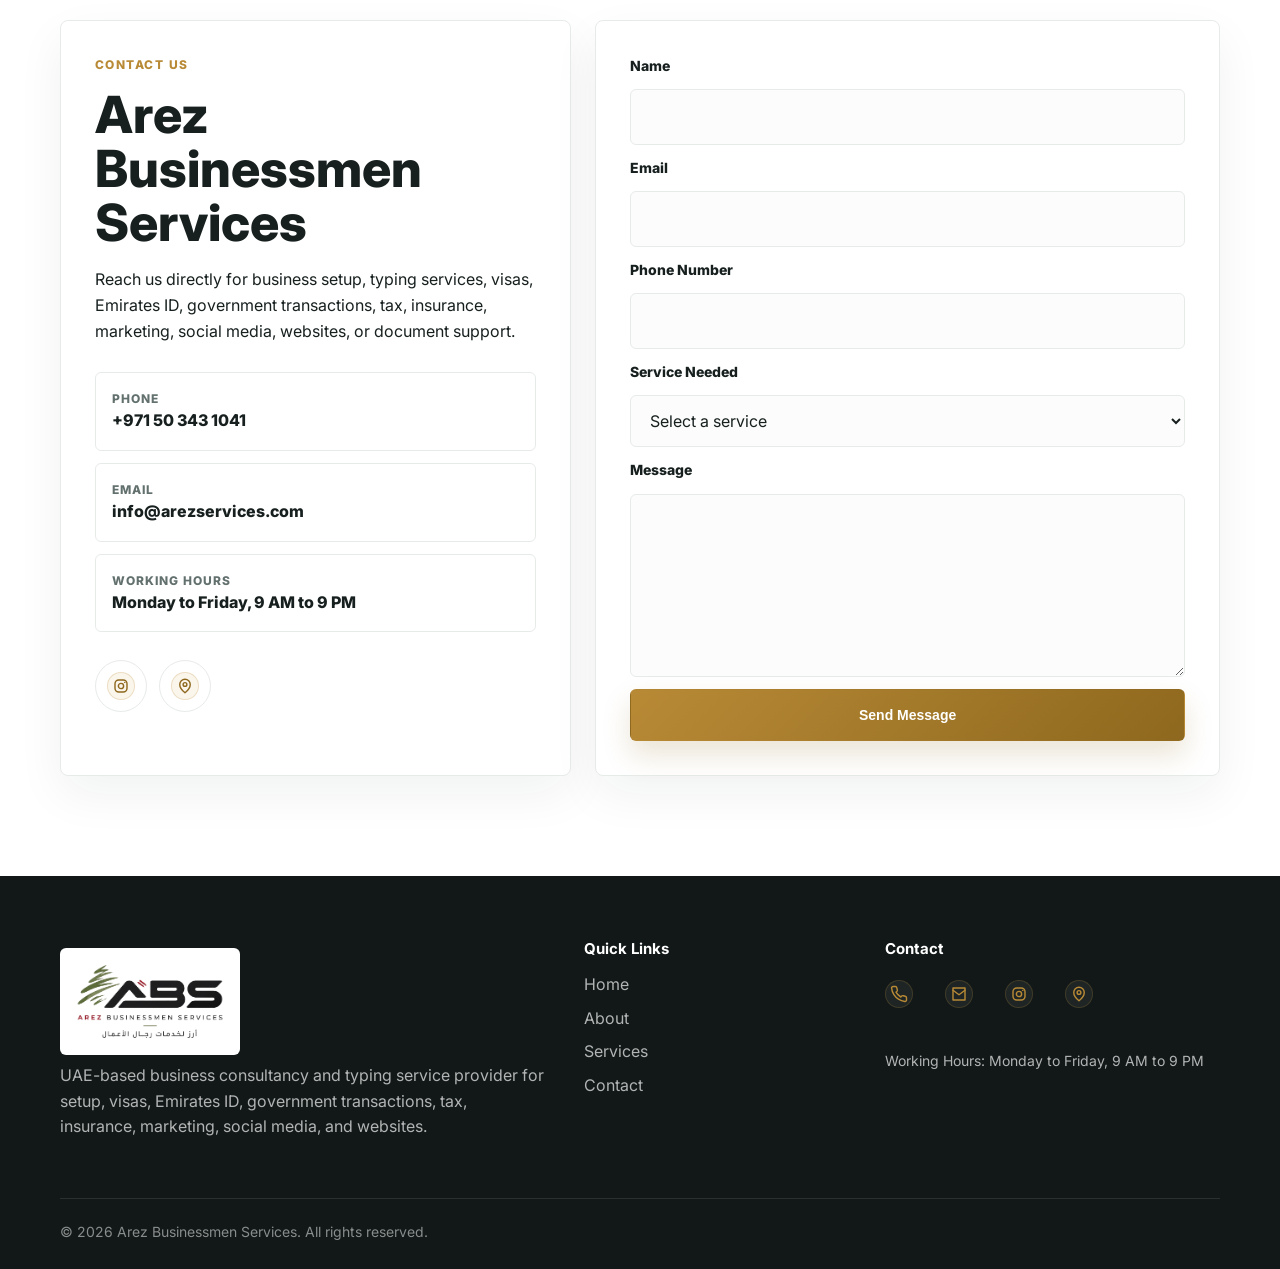
<file: he/outputs/area-businessmen-services/index.html>
<!DOCTYPE html>
<html lang="en">
<head>
  <meta charset="UTF-8">
  <meta name="viewport" content="width=device-width, initial-scale=1.0">
  <meta name="description" content="Arez Businessmen Services helps clients in the UAE with business setup, typing services, visas, Emirates ID, government transactions, corporate tax, insurance, marketing, social media, websites, and legal consultancy.">
  <title>Arez Businessmen Services | UAE Business Consultancy</title>
  <link rel="preconnect" href="https://fonts.googleapis.com">
  <link rel="preconnect" href="https://fonts.gstatic.com" crossorigin>
  <link href="https://fonts.googleapis.com/css2?family=Inter:wght@400;500;600;700;800&family=Noto+Sans+Arabic:wght@400;500;600;700&family=Playfair+Display:wght@700&display=swap" rel="stylesheet">
  <link rel="stylesheet" href="styles.css">
</head>
<body>
  <header class="site-header">
    <nav class="nav shell" aria-label="Main navigation">
      <a class="brand" href="index.html" aria-label="Arez Businessmen Services home">
        <img class="brand-logo" src="assets/logo-arez.png" alt="Arez Businessmen Services logo">
      </a>
      <button class="nav-toggle" type="button" aria-label="Open navigation" aria-expanded="false">
        <span></span><span></span><span></span>
      </button>
      <div class="nav-menu">
        <a class="active" href="index.html">Home</a>
        <a href="about.html">About</a>
        <a href="services.html">Services</a>
        <a href="contact.html">Contact</a>
      </div>
      <div class="nav-actions">
        <button class="language-toggle" type="button" aria-label="Switch language"><svg viewBox="0 0 24 24" aria-hidden="true"><path d="M12 21a9 9 0 1 0 0-18 9 9 0 0 0 0 18Z"/><path d="M3 12h18"/><path d="M12 3c2.5 2.7 3.8 5.7 3.8 9S14.5 18.3 12 21c-2.5-2.7-3.8-5.7-3.8-9S9.5 5.7 12 3Z"/></svg><span>العربية</span></button>
        <a class="btn btn-light" href="tel:+971503431041">Call Now</a>
      </div>
    </nav>
  </header>

  <main>
    <section class="hero">
      <div class="hero-media" aria-hidden="true"></div>
      <div class="hero-overlay"></div>
      <div class="hero-content shell reveal">
        <p class="eyebrow">UAE Business Consultancy</p>
        <h1>Start, structure, and grow your business in the UAE with confidence.</h1>
        <p class="hero-text">Arez Businessmen Services supports founders, investors, residents, and companies with practical guidance across setup, typing services, visas, Emirates ID, government transactions, tax, and insurance.</p>
        <div class="hero-actions">
          <a class="btn btn-gold btn-large" href="contact.html">Get Started</a>
          <a class="btn btn-outline btn-large" href="contact.html">Contact Us</a>
        </div>
        <div class="hero-proof" aria-label="Company highlights">
          <span><strong>12+</strong> services</span>
          <span><strong>UAE</strong> focused</span>
          <span><strong>Direct</strong> support</span>
        </div>
      </div>
    </section>

    <section class="intro section">
      <div class="shell split">
        <div class="reveal">
          <p class="eyebrow">About Arez Businessmen Services</p>
          <h2>A refined consultancy partner for decisive business moves.</h2>
        </div>
        <div class="lead reveal">
          <p>We help clients navigate essential UAE business requirements with clarity, discretion, and dependable follow-through. Our work is built around practical advice, well-organized documentation, and responsive communication.</p>
          <a class="text-link" href="about.html">Learn more about us</a>
        </div>
      </div>
    </section>

    <section class="section muted">
      <div class="shell">
        <div class="section-head reveal">
          <p class="eyebrow">Services</p>
          <h2>Business, typing, marketing, website, and government services under one roof.</h2>
        </div>
        <div class="service-grid">
          <article class="service-card flip-card reveal" tabindex="0">
            <div class="flip-card-inner">
              <div class="flip-face flip-front">
                <span class="icon" aria-hidden="true"><svg viewBox="0 0 24 24"><path d="M4 21V8l8-5 8 5v13"/><path d="M9 21v-7h6v7"/><path d="M7 10h10"/></svg></span>
                <h3>Business Setup</h3>
                <p>Company formation guidance for entrepreneurs and businesses planning to establish a UAE presence.</p>
              </div>
              <div class="flip-face flip-back">
                <h3>Business Setup</h3>
                <p>We help you understand the right setup path, documents, and next steps.</p>
                <a href="contact.html">Request Service</a>
              </div>
            </div>
          </article>
          <article class="service-card flip-card reveal" tabindex="0">
            <div class="flip-card-inner">
              <div class="flip-face flip-front">
                <span class="icon" aria-hidden="true"><svg viewBox="0 0 24 24"><path d="M12 3v18"/><path d="M5 7h14"/><path d="M6 7l-3 7h6L6 7Z"/><path d="M18 7l-3 7h6l-3-7Z"/></svg></span>
                <h3>Typing Services</h3>
                <p>Professional typing and preparation support for applications, official letters, forms, and documents.</p>
              </div>
              <div class="flip-face flip-back">
                <h3>Typing Services</h3>
                <p>Send us your requirement and we will guide you on the needed information.</p>
                <a href="contact.html">Request Service</a>
              </div>
            </div>
          </article>
          <article class="service-card flip-card reveal" tabindex="0">
            <div class="flip-card-inner">
              <div class="flip-face flip-front">
                <span class="icon" aria-hidden="true"><svg viewBox="0 0 24 24"><path d="M4 5h16v14H4z"/><path d="M8 9h8"/><path d="M8 13h5"/><path d="M16 17l4 4"/><path d="m20 17-4 4"/></svg></span>
                <h3>Visa & Entry Permits</h3>
                <p>Assistance with visa applications, entry permits, and related documentation for UAE procedures.</p>
              </div>
              <div class="flip-face flip-back">
                <h3>Visa & Entry Permits</h3>
                <p>Get support for applications, renewals, and document preparation.</p>
                <a href="contact.html">Request Service</a>
              </div>
            </div>
          </article>
          <article class="service-card flip-card reveal" tabindex="0">
            <div class="flip-card-inner">
              <div class="flip-face flip-front">
                <span class="icon" aria-hidden="true"><svg viewBox="0 0 24 24"><path d="M12 3 5 6v5c0 5 3 8 7 10 4-2 7-5 7-10V6l-7-3Z"/><path d="m9 12 2 2 4-5"/></svg></span>
                <h3>Residency & Emirates ID</h3>
                <p>Support for residency services, Emirates ID procedures, renewals, and required application steps.</p>
              </div>
              <div class="flip-face flip-back">
                <h3>Residency & Emirates ID</h3>
                <p>We assist with residency and Emirates ID steps from documents to follow-up.</p>
                <a href="contact.html">Request Service</a>
              </div>
            </div>
          </article>
          <article class="service-card flip-card reveal" tabindex="0">
            <div class="flip-card-inner">
              <div class="flip-face flip-front">
                <span class="icon" aria-hidden="true"><svg viewBox="0 0 24 24"><path d="M3 21h18"/><path d="M5 21V8l7-4 7 4v13"/><path d="M9 21v-6h6v6"/><path d="M8 10h8"/></svg></span>
                <h3>License Renewal</h3>
                <p>Company license renewal and document coordination for mainland and free zone requirements.</p>
              </div>
              <div class="flip-face flip-back">
                <h3>License Renewal</h3>
                <p>Keep your company active with organized renewal support and document checks.</p>
                <a href="contact.html">Request Service</a>
              </div>
            </div>
          </article>
          <article class="service-card flip-card reveal" tabindex="0">
            <div class="flip-card-inner">
              <div class="flip-face flip-front">
                <span class="icon" aria-hidden="true"><svg viewBox="0 0 24 24"><path d="M4 6h16v12H4z"/><path d="M8 10h8"/><path d="M8 14h5"/><path d="M16 3v6"/><path d="M8 3v6"/></svg></span>
                <h3>Government Transactions</h3>
                <p>Processing support for government applications, follow-ups, submissions, and service requests.</p>
              </div>
              <div class="flip-face flip-back">
                <h3>Government Transactions</h3>
                <p>We help with submissions, service requests, and transaction follow-up.</p>
                <a href="contact.html">Request Service</a>
              </div>
            </div>
          </article>
          <article class="service-card flip-card reveal" tabindex="0">
            <div class="flip-card-inner">
              <div class="flip-face flip-front">
                <span class="icon" aria-hidden="true"><svg viewBox="0 0 24 24"><path d="M3 10h18"/><path d="M5 10V7l7-4 7 4v3"/><path d="M6 14h12"/><path d="M7 18h10"/><path d="M4 21h16"/></svg></span>
                <h3>Bank Account Opening</h3>
                <p>Guidance and document preparation support for business and individual bank account applications.</p>
              </div>
              <div class="flip-face flip-back">
                <h3>Bank Account Opening</h3>
                <p>Prepare your application with clearer document guidance and coordination.</p>
                <a href="contact.html">Request Service</a>
              </div>
            </div>
          </article>
          <article class="service-card flip-card reveal" tabindex="0">
            <div class="flip-card-inner">
              <div class="flip-face flip-front">
                <span class="icon" aria-hidden="true"><svg viewBox="0 0 24 24"><path d="M5 21V8l7-5 7 5v13"/><path d="M9 21v-7h6v7"/><path d="M8 10h8"/><path d="M17 4h3v5"/></svg></span>
                <h3>Tenancy Contract Support</h3>
                <p>Assistance with tenancy contract attestation and related property document procedures.</p>
              </div>
              <div class="flip-face flip-back">
                <h3>Tenancy Contract Support</h3>
                <p>Get help with tenancy contract attestation and related property paperwork.</p>
                <a href="contact.html">Request Service</a>
              </div>
            </div>
          </article>
          <article class="service-card flip-card reveal" tabindex="0">
            <div class="flip-card-inner">
              <div class="flip-face flip-front">
                <span class="icon" aria-hidden="true"><svg viewBox="0 0 24 24"><path d="M4 14h4l9-6v12l-9-6H4Z"/><path d="M8 14v5"/><path d="M18 9a4 4 0 0 1 0 6"/></svg></span>
                <h3>Marketing Services</h3>
                <p>Practical marketing support to help businesses promote their services and reach the right audience.</p>
              </div>
              <div class="flip-face flip-back">
                <h3>Marketing Services</h3>
                <p>Get help with service promotion, campaign planning, and clearer business messaging.</p>
                <a href="contact.html">Request Service</a>
              </div>
            </div>
          </article>
          <article class="service-card flip-card reveal" tabindex="0">
            <div class="flip-card-inner">
              <div class="flip-face flip-front">
                <span class="icon" aria-hidden="true"><svg viewBox="0 0 24 24"><path d="M4 5h16v10H4z"/><path d="M8 21h8"/><path d="M12 15v6"/><path d="M7 9h3"/><path d="M14 9h3"/></svg></span>
                <h3>Social Media & Websites</h3>
                <p>Support for creating social media accounts, business profiles, website setup, and online presence.</p>
              </div>
              <div class="flip-face flip-back">
                <h3>Social Media & Websites</h3>
                <p>Start new social media accounts, business pages, and websites with organized setup support.</p>
                <a href="contact.html">Request Service</a>
              </div>
            </div>
          </article>
        </div>
      </div>
    </section>

    <section class="section">
      <div class="shell why">
        <div class="why-copy reveal">
          <p class="eyebrow">Why Choose Us</p>
          <h2>Premium service, practical clarity, and a UAE-first perspective.</h2>
          <p>We combine local business understanding with organized, client-centered support, helping you make the right decisions without unnecessary complexity.</p>
        </div>
        <div class="why-list">
          <div class="why-item reveal"><strong>Responsive communication</strong><span>Direct support through phone, email, and WhatsApp.</span></div>
          <div class="why-item reveal"><strong>Trusted process</strong><span>Structured steps from first inquiry to completed service.</span></div>
          <div class="why-item reveal"><strong>Professional discretion</strong><span>A polished experience for founders, SMEs, and investors.</span></div>
        </div>
      </div>
    </section>

    <section class="section seo-section muted">
      <div class="shell seo-layout">
        <div class="seo-copy reveal">
          <p class="eyebrow">UAE Business Support</p>
          <h2>Business setup, typing services, and government transaction support across the UAE.</h2>
          <p>Arez Businessmen Services helps clients across the United Arab Emirates with business setup, company formation, license renewal, typing services, visa applications, Emirates ID procedures, residency support, corporate tax guidance, insurance services, marketing services, social media account setup, website services, bank account opening support, tenancy contract attestation, and government transaction processing.</p>
          <p>Whether you are starting a new company, renewing documents, preparing official applications, or managing business requirements, our team gives you clear direction and dependable support for UAE procedures.</p>
        </div>
        <div class="seo-keywords reveal" aria-label="Popular UAE services">
          <span>Business setup UAE</span>
          <span>Typing services UAE</span>
          <span>Visa services UAE</span>
          <span>Emirates ID support</span>
          <span>Government transactions UAE</span>
          <span>Corporate tax UAE</span>
          <span>Insurance services UAE</span>
          <span>Marketing services UAE</span>
          <span>Social media setup UAE</span>
          <span>Website services UAE</span>
          <span>License renewal UAE</span>
        </div>
      </div>
    </section>

    <section class="section faq-section">
      <div class="shell">
        <div class="section-head reveal">
          <p class="eyebrow">FAQ</p>
          <h2>Questions clients ask before getting started.</h2>
        </div>
        <div class="faq-list">
          <details class="faq-item reveal">
            <summary>Do you help with business setup in the UAE?</summary>
            <p>Yes. We support entrepreneurs and companies with business setup guidance, document preparation, and practical next steps for UAE procedures.</p>
          </details>
          <details class="faq-item reveal">
            <summary>Do you provide typing services?</summary>
            <p>Yes. We help with typing and preparing applications, official forms, letters, and supporting documents for government and business services.</p>
          </details>
          <details class="faq-item reveal">
            <summary>Can you assist with visas and Emirates ID?</summary>
            <p>Yes. We provide support for visa, entry permit, residency, Emirates ID, and renewal-related document procedures.</p>
          </details>
          <details class="faq-item reveal">
            <summary>Can I contact you on WhatsApp?</summary>
            <p>Yes. You can message us directly on WhatsApp at +971 50 343 1041 for quick support.</p>
          </details>
          <details class="faq-item reveal">
            <summary>Do you handle government transactions?</summary>
            <p>Yes. We assist with government transaction processing, submissions, follow-ups, and related service requests.</p>
          </details>
        </div>
      </div>
    </section>

    <section class="section reviews-section muted">
      <div class="shell">
        <div class="section-head reveal">
          <p class="eyebrow">Client Reviews</p>
          <h2>Share your experience with Arez Businessmen Services.</h2>
          <p>Visitors can leave a review about business setup, typing services, visa support, government transactions, or any service they received.</p>
        </div>
        <div class="reviews-layout">
          <div class="review-cards">
            <article class="review-card reveal">
              <div class="stars" aria-label="5 star review">★★★★★</div>
              <p>Professional, quick, and clear from the first call. The team helped us understand the next steps without confusion.</p>
              <strong>Business Setup Client</strong>
            </article>
            <article class="review-card reveal">
              <div class="stars" aria-label="5 star review">★★★★★</div>
              <p>Excellent support with document typing and government transaction follow-up. Very responsive on WhatsApp.</p>
              <strong>Typing Services Client</strong>
            </article>
          </div>

          <form class="review-form reveal" name="client-review" method="post" data-netlify="true" netlify-honeypot="bot-field">
            <input type="hidden" name="form-name" value="client-review">
            <p class="hidden-field"><label>Do not fill this out <input name="bot-field"></label></p>
            <label for="review-name">Name</label>
            <input id="review-name" name="reviewer_name" type="text" autocomplete="name" required>
            <label for="review-rating">Rating</label>
            <select id="review-rating" name="rating" required>
              <option value="">Select rating</option>
              <option value="5 stars">★★★★★ Excellent</option>
              <option value="4 stars">★★★★ Good</option>
              <option value="3 stars">★★★ Average</option>
            </select>
            <label for="review-message">Review</label>
            <textarea id="review-message" name="review" rows="5" required></textarea>
            <button class="btn btn-gold btn-large" type="submit">Submit Review</button>
          </form>
        </div>
      </div>
    </section>

    <section class="cta section">
      <div class="shell cta-inner reveal">
        <p class="eyebrow">Ready to begin?</p>
        <h2>Speak with Arez Businessmen Services today.</h2>
        <p>Tell us what you want to build, and we will guide you toward the next practical step.</p>
        <div class="cta-actions">
          <a class="btn btn-gold btn-large" href="contact.html">Contact Us</a>
          <a class="btn btn-light btn-large" href="tel:+971503431041">Call +971 50 343 1041</a>
        </div>
      </div>
    </section>

    <section class="section contact-section">
      <div class="shell contact-grid">
        <div class="contact-panel reveal">
          <p class="eyebrow">Contact Us</p>
          <h2>Arez Businessmen Services</h2>
          <p>Reach us directly for business setup, typing services, visas, Emirates ID, government transactions, tax, insurance, marketing, social media, websites, or document support.</p>
          <div class="contact-links">
            <a href="tel:+971503431041"><span>Phone</span>+971 50 343 1041</a>
            <a href="mailto:info@arezservices.com"><span>Email</span>info@arezservices.com</a>
            <div class="contact-info"><span>Working Hours</span>Monday to Friday, 9 AM to 9 PM</div>
          </div>
          <div class="social-actions">
            <a class="btn btn-light icon-btn" href="https://www.instagram.com/arez_services/"><span class="mini-icon" aria-hidden="true"><svg viewBox="0 0 24 24"><rect x="4" y="4" width="16" height="16" rx="5"/><circle cx="12" cy="12" r="3.5"/><path d="M17 7.2h.1"/></svg></span>Instagram</a>
            <a class="btn btn-light icon-btn" href="https://maps.app.goo.gl/21ftRgG8BTh7bus7A?g_st=ic"><span class="mini-icon" aria-hidden="true"><svg viewBox="0 0 24 24"><path d="M12 21s7-5.4 7-11a7 7 0 1 0-14 0c0 5.6 7 11 7 11Z"/><circle cx="12" cy="10" r="2.5"/></svg></span>Google Maps</a>
          </div>
        </div>

        <form class="contact-form reveal" name="home-contact" method="post" data-netlify="true" netlify-honeypot="bot-field">
          <input type="hidden" name="form-name" value="home-contact">
          <p class="hidden-field"><label>Do not fill this out <input name="bot-field"></label></p>
          <label for="home-name">Name</label>
          <input id="home-name" name="name" type="text" autocomplete="name" required>
          <label for="home-email">Email</label>
          <input id="home-email" name="email" type="email" autocomplete="email" required>
          <label for="home-phone">Phone Number</label>
          <input id="home-phone" name="phone" type="tel" autocomplete="tel" required>
          <label for="home-service">Service Needed</label>
          <select id="home-service" name="service_needed" required>
            <option value="">Select a service</option>
            <option value="Business Setup">Business Setup</option>
            <option value="Typing Services">Typing Services</option>
            <option value="Visa & Entry Permits">Visa & Entry Permits</option>
            <option value="Residency & Emirates ID">Residency & Emirates ID</option>
            <option value="Government Transactions">Government Transactions</option>
            <option value="Corporate Tax">Corporate Tax</option>
            <option value="Insurance Services">Insurance Services</option>
            <option value="Marketing Services">Marketing Services</option>
            <option value="Social Media & Websites">Social Media & Websites</option>
            <option value="Other">Other</option>
          </select>
          <label for="home-message">Message</label>
          <textarea id="home-message" name="message" rows="6" required></textarea>
          <button class="btn btn-gold btn-large" type="submit">Send Message</button>
        </form>
      </div>
    </section>
  </main>

  <a class="floating-whatsapp" href="https://wa.me/971503431041" aria-label="Chat on WhatsApp">
    <svg viewBox="0 0 24 24" aria-hidden="true"><path d="M20 11.5a8 8 0 0 1-11.8 7L4 20l1.5-4.1A8 8 0 1 1 20 11.5Z"/><path d="M9 8.8c.3 3 2.1 4.8 5.2 5.5l1.2-1.1"/></svg>
  </a>

  <footer class="footer">
    <div class="shell footer-grid">
      <div>
        <a class="brand footer-brand" href="index.html">
          <img class="brand-logo" src="assets/logo-arez.png" alt="Arez Businessmen Services logo">
        </a>
        <p>UAE-based business consultancy and typing service provider for setup, visas, Emirates ID, government transactions, tax, insurance, marketing, social media, and websites.</p>
      </div>
      <div>
        <h3>Quick Links</h3>
        <a href="index.html">Home</a>
        <a href="about.html">About</a>
        <a href="services.html">Services</a>
        <a href="contact.html">Contact</a>
      </div>
      <div class="footer-contact">
        <h3>Contact</h3>
        <a class="contact-icon phone" href="tel:+971503431041"><span class="mini-icon" aria-hidden="true"><svg viewBox="0 0 24 24"><path d="M22 16.9v3a2 2 0 0 1-2.2 2 19.8 19.8 0 0 1-8.6-3.1 19.5 19.5 0 0 1-6-6A19.8 19.8 0 0 1 2.1 4.2 2 2 0 0 1 4.1 2h3a2 2 0 0 1 2 1.7c.1.9.3 1.7.6 2.5a2 2 0 0 1-.4 2.1L8 9.6a16 16 0 0 0 6.4 6.4l1.3-1.3a2 2 0 0 1 2.1-.4c.8.3 1.6.5 2.5.6a2 2 0 0 1 1.7 2Z"/></svg></span>+971 50 343 1041</a>
        <a class="contact-icon email" href="mailto:info@arezservices.com"><span class="mini-icon" aria-hidden="true"><svg viewBox="0 0 24 24"><path d="M4 4h16v16H4z"/><path d="m4 7 8 6 8-6"/></svg></span>info@arezservices.com</a>
        <a class="contact-icon instagram" href="https://www.instagram.com/arez_services/"><span class="mini-icon" aria-hidden="true"><svg viewBox="0 0 24 24"><rect x="4" y="4" width="16" height="16" rx="5"/><circle cx="12" cy="12" r="3.5"/><path d="M17 7.2h.1"/></svg></span>Instagram</a>
        <a class="contact-icon maps" href="https://maps.app.goo.gl/21ftRgG8BTh7bus7A?g_st=ic"><span class="mini-icon" aria-hidden="true"><svg viewBox="0 0 24 24"><path d="M12 21s7-5.4 7-11a7 7 0 1 0-14 0c0 5.6 7 11 7 11Z"/><circle cx="12" cy="10" r="2.5"/></svg></span>Google Maps</a>
        <p class="footer-hours">Working Hours: Monday to Friday, 9 AM to 9 PM</p>
      </div>
    </div>
    <div class="shell copyright">© 2026 Arez Businessmen Services. All rights reserved.</div>
  </footer>

  <script src="script.js"></script>
</body>
</html>
</file>
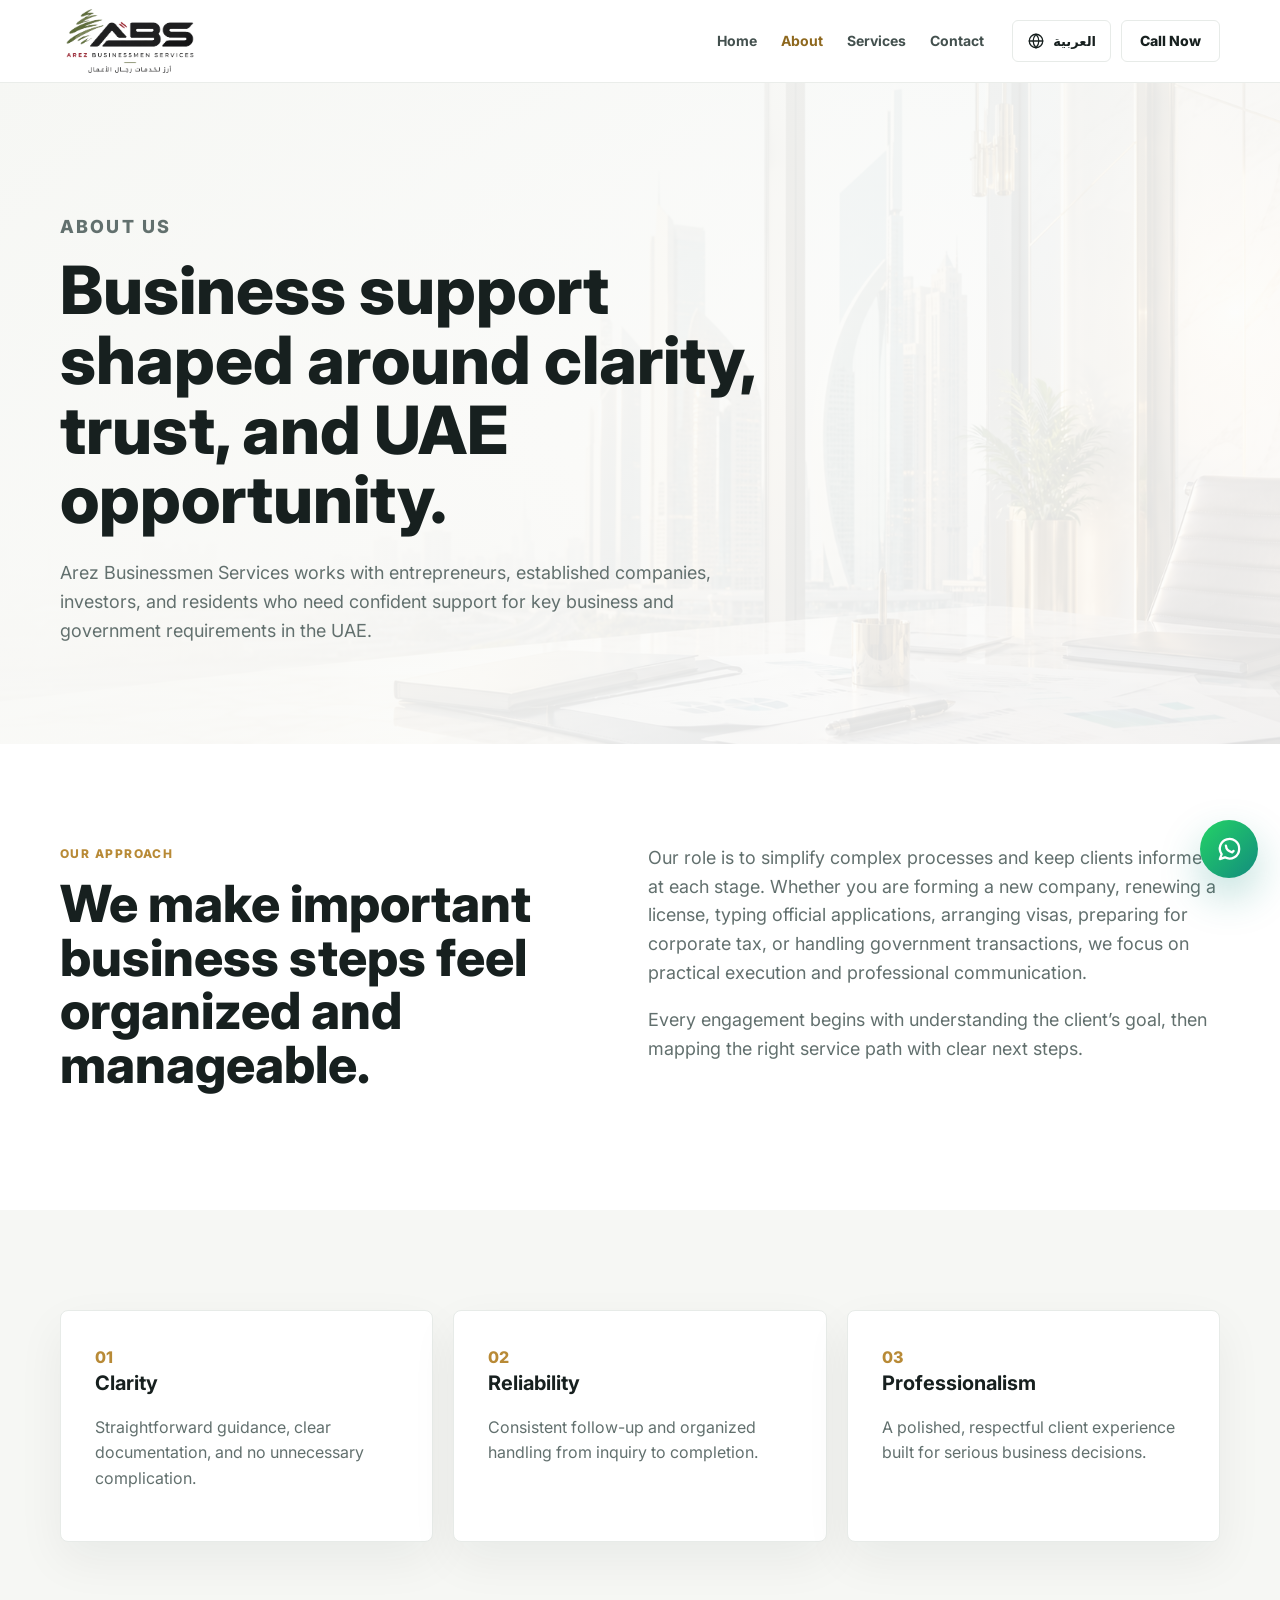
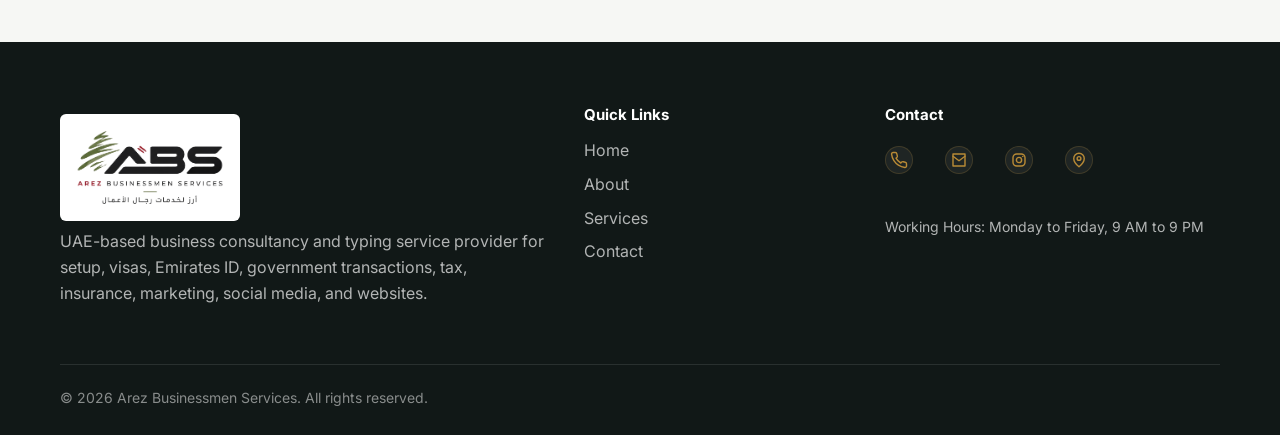
<file: he/about.html>
<!DOCTYPE html>
<html lang="en">
<head>
  <meta charset="UTF-8">
  <meta name="viewport" content="width=device-width, initial-scale=1.0">
  <meta name="description" content="Learn about Arez Businessmen Services, a UAE-based consultancy and typing service provider helping with setup, visas, Emirates ID, government transactions, tax, insurance, marketing, social media, and websites.">
  <title>About Us | Arez Businessmen Services</title>
  <link rel="preconnect" href="https://fonts.googleapis.com">
  <link rel="preconnect" href="https://fonts.gstatic.com" crossorigin>
  <link href="https://fonts.googleapis.com/css2?family=Inter:wght@400;500;600;700;800&family=Noto+Sans+Arabic:wght@400;500;600;700&family=Playfair+Display:wght@700&display=swap" rel="stylesheet">
  <link rel="stylesheet" href="styles.css">
</head>
<body>
  <header class="site-header">
    <nav class="nav shell" aria-label="Main navigation">
      <a class="brand" href="index.html"><img class="brand-logo" src="assets/logo-arez.png" alt="Arez Businessmen Services logo"></a>
      <button class="nav-toggle" type="button" aria-label="Open navigation" aria-expanded="false"><span></span><span></span><span></span></button>
      <div class="nav-menu"><a href="index.html">Home</a><a class="active" href="about.html">About</a><a href="services.html">Services</a><a href="contact.html">Contact</a></div>
      <div class="nav-actions"><button class="language-toggle" type="button" aria-label="Switch language"><svg viewBox="0 0 24 24" aria-hidden="true"><path d="M12 21a9 9 0 1 0 0-18 9 9 0 0 0 0 18Z"/><path d="M3 12h18"/><path d="M12 3c2.5 2.7 3.8 5.7 3.8 9S14.5 18.3 12 21c-2.5-2.7-3.8-5.7-3.8-9S9.5 5.7 12 3Z"/></svg><span>العربية</span></button><a class="btn btn-light" href="tel:+971503431041">Call Now</a></div>
    </nav>
  </header>

  <main>
    <section class="page-hero">
      <div class="shell reveal">
        <p class="eyebrow">About Us</p>
        <h1>Business support shaped around clarity, trust, and UAE opportunity.</h1>
        <p>Arez Businessmen Services works with entrepreneurs, established companies, investors, and residents who need confident support for key business and government requirements in the UAE.</p>
      </div>
    </section>

    <section class="section">
      <div class="shell split">
        <div class="reveal">
          <p class="eyebrow">Our Approach</p>
          <h2>We make important business steps feel organized and manageable.</h2>
        </div>
        <div class="lead reveal">
          <p>Our role is to simplify complex processes and keep clients informed at each stage. Whether you are forming a new company, renewing a license, typing official applications, arranging visas, preparing for corporate tax, or handling government transactions, we focus on practical execution and professional communication.</p>
          <p>Every engagement begins with understanding the client’s goal, then mapping the right service path with clear next steps.</p>
        </div>
      </div>
    </section>

    <section class="section muted">
      <div class="shell values-grid">
        <article class="value-card reveal"><span>01</span><h3>Clarity</h3><p>Straightforward guidance, clear documentation, and no unnecessary complication.</p></article>
        <article class="value-card reveal"><span>02</span><h3>Reliability</h3><p>Consistent follow-up and organized handling from inquiry to completion.</p></article>
        <article class="value-card reveal"><span>03</span><h3>Professionalism</h3><p>A polished, respectful client experience built for serious business decisions.</p></article>
      </div>
    </section>
  </main>

  <a class="floating-whatsapp" href="https://wa.me/971503431041" aria-label="Chat on WhatsApp">
    <svg viewBox="0 0 24 24" aria-hidden="true"><path d="M20 11.5a8 8 0 0 1-11.8 7L4 20l1.5-4.1A8 8 0 1 1 20 11.5Z"/><path d="M9 8.8c.3 3 2.1 4.8 5.2 5.5l1.2-1.1"/></svg>
  </a>

  <footer class="footer">
    <div class="shell footer-grid">
      <div><a class="brand footer-brand" href="index.html"><img class="brand-logo" src="assets/logo-arez.png" alt="Arez Businessmen Services logo"></a><p>UAE-based business consultancy and typing service provider for setup, visas, Emirates ID, government transactions, tax, insurance, marketing, social media, and websites.</p></div>
      <div><h3>Quick Links</h3><a href="index.html">Home</a><a href="about.html">About</a><a href="services.html">Services</a><a href="contact.html">Contact</a></div>
      <div class="footer-contact"><h3>Contact</h3><a class="contact-icon phone" href="tel:+971503431041"><span class="mini-icon" aria-hidden="true"><svg viewBox="0 0 24 24"><path d="M22 16.9v3a2 2 0 0 1-2.2 2 19.8 19.8 0 0 1-8.6-3.1 19.5 19.5 0 0 1-6-6A19.8 19.8 0 0 1 2.1 4.2 2 2 0 0 1 4.1 2h3a2 2 0 0 1 2 1.7c.1.9.3 1.7.6 2.5a2 2 0 0 1-.4 2.1L8 9.6a16 16 0 0 0 6.4 6.4l1.3-1.3a2 2 0 0 1 2.1-.4c.8.3 1.6.5 2.5.6a2 2 0 0 1 1.7 2Z"/></svg></span>+971 50 343 1041</a><a class="contact-icon email" href="mailto:info@arezservices.com"><span class="mini-icon" aria-hidden="true"><svg viewBox="0 0 24 24"><path d="M4 4h16v16H4z"/><path d="m4 7 8 6 8-6"/></svg></span>info@arezservices.com</a><a class="contact-icon instagram" href="https://www.instagram.com/arez_services/"><span class="mini-icon" aria-hidden="true"><svg viewBox="0 0 24 24"><rect x="4" y="4" width="16" height="16" rx="5"/><circle cx="12" cy="12" r="3.5"/><path d="M17 7.2h.1"/></svg></span>Instagram</a><a class="contact-icon maps" href="https://maps.app.goo.gl/21ftRgG8BTh7bus7A?g_st=ic"><span class="mini-icon" aria-hidden="true"><svg viewBox="0 0 24 24"><path d="M12 21s7-5.4 7-11a7 7 0 1 0-14 0c0 5.6 7 11 7 11Z"/><circle cx="12" cy="10" r="2.5"/></svg></span>Google Maps</a><p class="footer-hours">Working Hours: Monday to Friday, 9 AM to 9 PM</p></div>
    </div>
    <div class="shell copyright">© 2026 Arez Businessmen Services. All rights reserved.</div>
  </footer>
  <script src="script.js"></script>
</body>
</html>
</file>
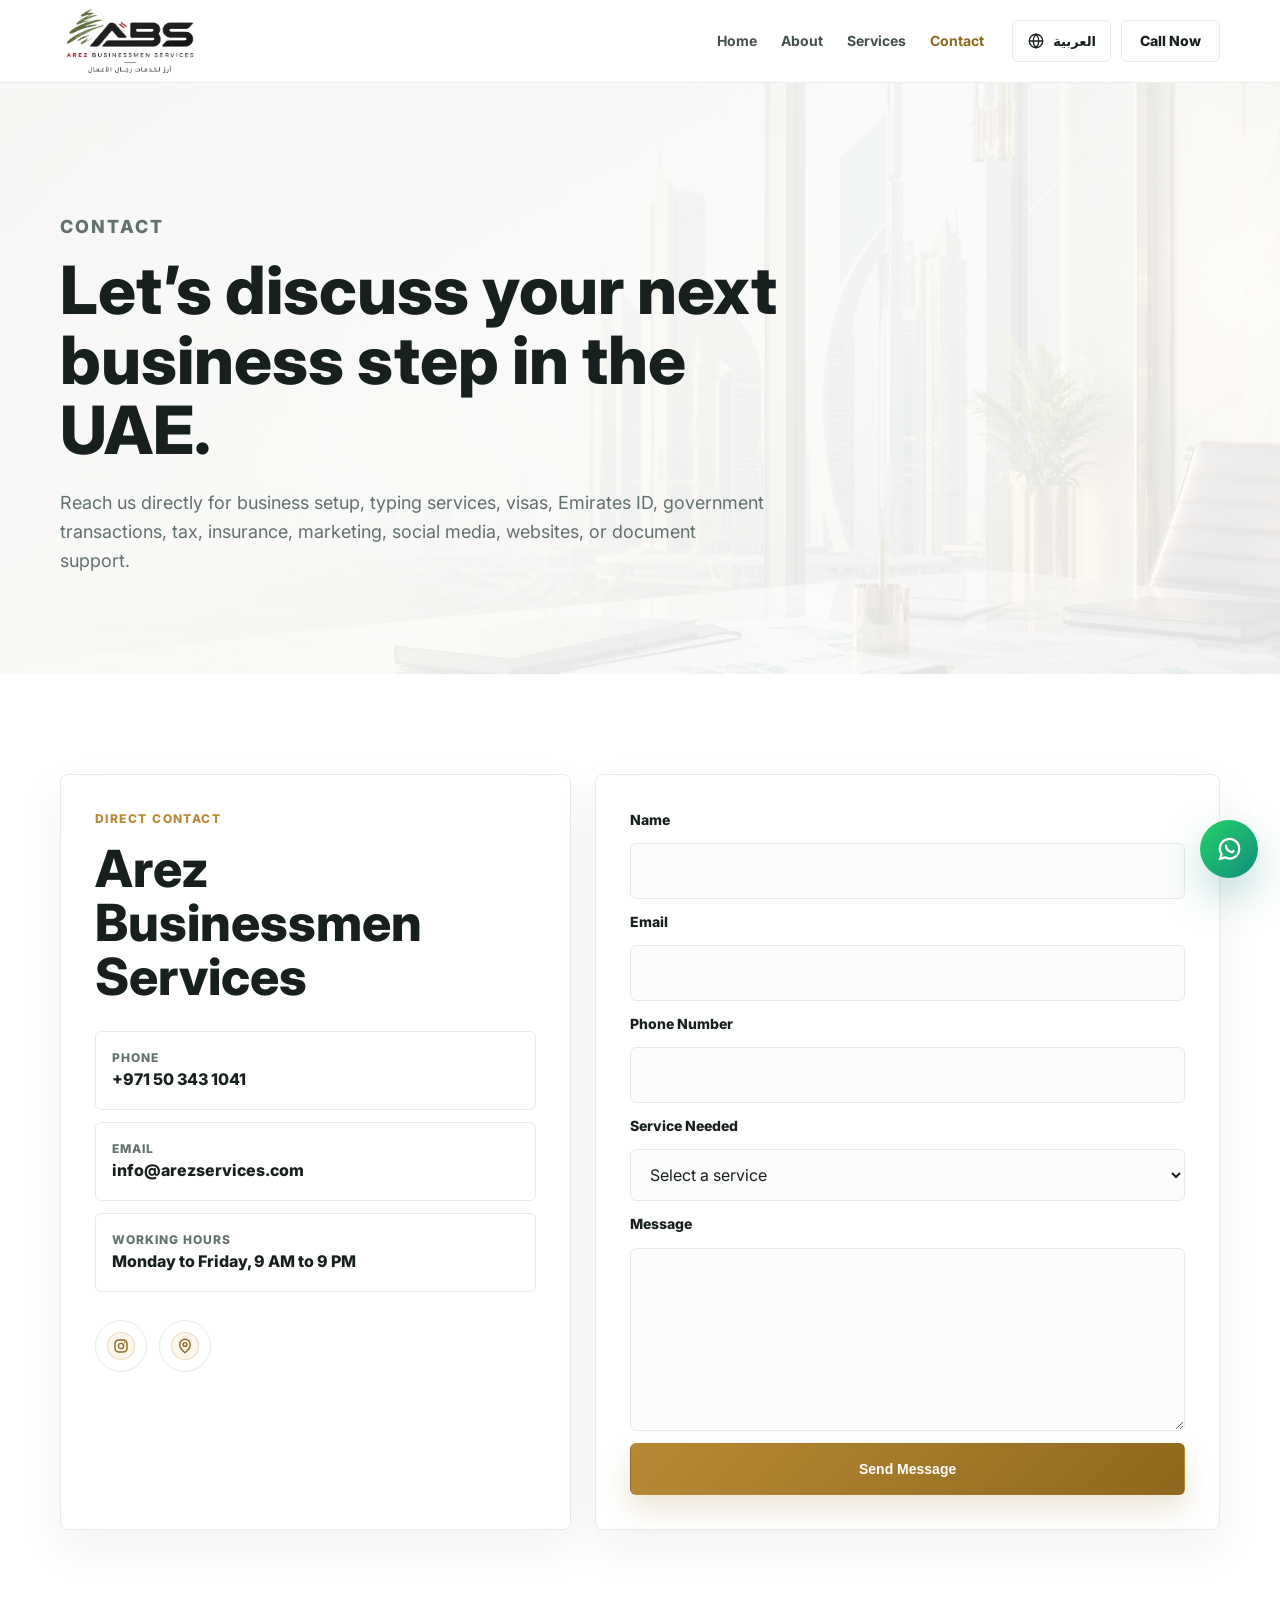
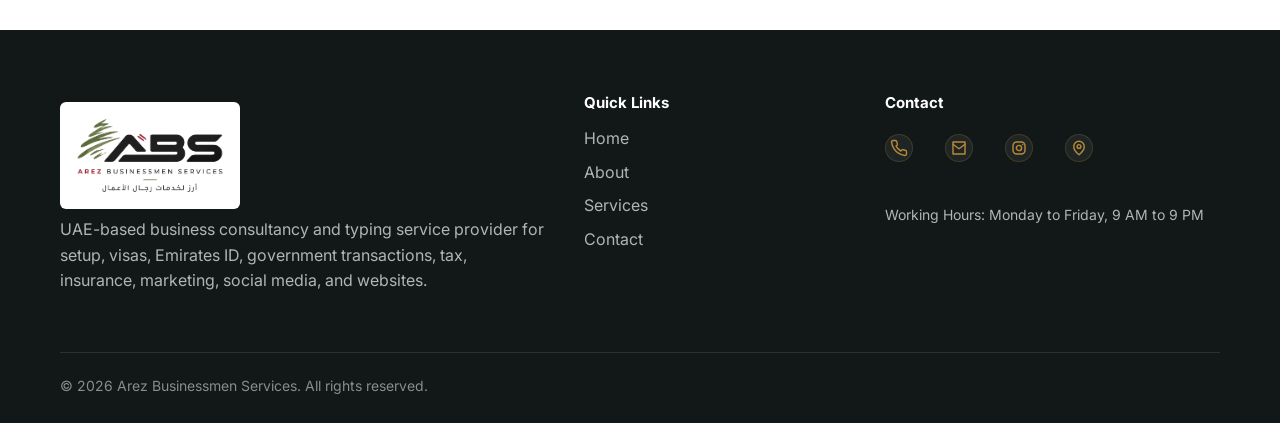
<file: he/contact.html>
<!DOCTYPE html>
<html lang="en">
<head>
  <meta charset="UTF-8">
  <meta name="viewport" content="width=device-width, initial-scale=1.0">
  <meta name="description" content="Contact Arez Businessmen Services for UAE business setup, typing services, visas, Emirates ID, government transactions, tax, insurance, marketing, social media, and website support.">
  <title>Contact | Arez Businessmen Services</title>
  <link rel="preconnect" href="https://fonts.googleapis.com">
  <link rel="preconnect" href="https://fonts.gstatic.com" crossorigin>
  <link href="https://fonts.googleapis.com/css2?family=Inter:wght@400;500;600;700;800&family=Noto+Sans+Arabic:wght@400;500;600;700&family=Playfair+Display:wght@700&display=swap" rel="stylesheet">
  <link rel="stylesheet" href="styles.css">
</head>
<body>
  <header class="site-header">
    <nav class="nav shell" aria-label="Main navigation">
      <a class="brand" href="index.html"><img class="brand-logo" src="assets/logo-arez.png" alt="Arez Businessmen Services logo"></a>
      <button class="nav-toggle" type="button" aria-label="Open navigation" aria-expanded="false"><span></span><span></span><span></span></button>
      <div class="nav-menu"><a href="index.html">Home</a><a href="about.html">About</a><a href="services.html">Services</a><a class="active" href="contact.html">Contact</a></div>
      <div class="nav-actions"><button class="language-toggle" type="button" aria-label="Switch language"><svg viewBox="0 0 24 24" aria-hidden="true"><path d="M12 21a9 9 0 1 0 0-18 9 9 0 0 0 0 18Z"/><path d="M3 12h18"/><path d="M12 3c2.5 2.7 3.8 5.7 3.8 9S14.5 18.3 12 21c-2.5-2.7-3.8-5.7-3.8-9S9.5 5.7 12 3Z"/></svg><span>العربية</span></button><a class="btn btn-light" href="tel:+971503431041">Call Now</a></div>
    </nav>
  </header>

  <main>
    <section class="page-hero">
      <div class="shell reveal">
        <p class="eyebrow">Contact</p>
        <h1>Let’s discuss your next business step in the UAE.</h1>
        <p>Reach us directly for business setup, typing services, visas, Emirates ID, government transactions, tax, insurance, marketing, social media, websites, or document support.</p>
      </div>
    </section>

    <section class="section contact-section">
      <div class="shell contact-grid">
        <div class="contact-panel reveal">
          <p class="eyebrow">Direct Contact</p>
          <h2>Arez Businessmen Services</h2>
          <div class="contact-links">
            <a href="tel:+971503431041"><span>Phone</span>+971 50 343 1041</a>
            <a href="mailto:info@arezservices.com"><span>Email</span>info@arezservices.com</a>
            <div class="contact-info"><span>Working Hours</span>Monday to Friday, 9 AM to 9 PM</div>
          </div>
          <div class="social-actions">
            <a class="btn btn-light icon-btn" href="https://www.instagram.com/arez_services/"><span class="mini-icon" aria-hidden="true"><svg viewBox="0 0 24 24"><rect x="4" y="4" width="16" height="16" rx="5"/><circle cx="12" cy="12" r="3.5"/><path d="M17 7.2h.1"/></svg></span>Instagram</a>
            <a class="btn btn-light icon-btn" href="https://maps.app.goo.gl/21ftRgG8BTh7bus7A?g_st=ic"><span class="mini-icon" aria-hidden="true"><svg viewBox="0 0 24 24"><path d="M12 21s7-5.4 7-11a7 7 0 1 0-14 0c0 5.6 7 11 7 11Z"/><circle cx="12" cy="10" r="2.5"/></svg></span>Google Maps</a>
          </div>
        </div>

        <form class="contact-form reveal" name="contact-page" method="post" data-netlify="true" netlify-honeypot="bot-field">
          <input type="hidden" name="form-name" value="contact-page">
          <p class="hidden-field"><label>Do not fill this out <input name="bot-field"></label></p>
          <label for="name">Name</label>
          <input id="name" name="name" type="text" autocomplete="name" required>
          <label for="email">Email</label>
          <input id="email" name="email" type="email" autocomplete="email" required>
          <label for="phone">Phone Number</label>
          <input id="phone" name="phone" type="tel" autocomplete="tel" required>
          <label for="service">Service Needed</label>
          <select id="service" name="service_needed" required>
            <option value="">Select a service</option>
            <option value="Business Setup">Business Setup</option>
            <option value="Typing Services">Typing Services</option>
            <option value="Visa & Entry Permits">Visa & Entry Permits</option>
            <option value="Residency & Emirates ID">Residency & Emirates ID</option>
            <option value="Government Transactions">Government Transactions</option>
            <option value="Corporate Tax">Corporate Tax</option>
            <option value="Insurance Services">Insurance Services</option>
            <option value="Marketing Services">Marketing Services</option>
            <option value="Social Media & Websites">Social Media & Websites</option>
            <option value="Other">Other</option>
          </select>
          <label for="message">Message</label>
          <textarea id="message" name="message" rows="6" required></textarea>
          <button class="btn btn-gold btn-large" type="submit">Send Message</button>
        </form>
      </div>
    </section>
  </main>

  <a class="floating-whatsapp" href="https://wa.me/971503431041" aria-label="Chat on WhatsApp">
    <svg viewBox="0 0 24 24" aria-hidden="true"><path d="M20 11.5a8 8 0 0 1-11.8 7L4 20l1.5-4.1A8 8 0 1 1 20 11.5Z"/><path d="M9 8.8c.3 3 2.1 4.8 5.2 5.5l1.2-1.1"/></svg>
  </a>

  <footer class="footer">
    <div class="shell footer-grid">
      <div><a class="brand footer-brand" href="index.html"><img class="brand-logo" src="assets/logo-arez.png" alt="Arez Businessmen Services logo"></a><p>UAE-based business consultancy and typing service provider for setup, visas, Emirates ID, government transactions, tax, insurance, marketing, social media, and websites.</p></div>
      <div><h3>Quick Links</h3><a href="index.html">Home</a><a href="about.html">About</a><a href="services.html">Services</a><a href="contact.html">Contact</a></div>
      <div class="footer-contact"><h3>Contact</h3><a class="contact-icon phone" href="tel:+971503431041"><span class="mini-icon" aria-hidden="true"><svg viewBox="0 0 24 24"><path d="M22 16.9v3a2 2 0 0 1-2.2 2 19.8 19.8 0 0 1-8.6-3.1 19.5 19.5 0 0 1-6-6A19.8 19.8 0 0 1 2.1 4.2 2 2 0 0 1 4.1 2h3a2 2 0 0 1 2 1.7c.1.9.3 1.7.6 2.5a2 2 0 0 1-.4 2.1L8 9.6a16 16 0 0 0 6.4 6.4l1.3-1.3a2 2 0 0 1 2.1-.4c.8.3 1.6.5 2.5.6a2 2 0 0 1 1.7 2Z"/></svg></span>+971 50 343 1041</a><a class="contact-icon email" href="mailto:info@arezservices.com"><span class="mini-icon" aria-hidden="true"><svg viewBox="0 0 24 24"><path d="M4 4h16v16H4z"/><path d="m4 7 8 6 8-6"/></svg></span>info@arezservices.com</a><a class="contact-icon instagram" href="https://www.instagram.com/arez_services/"><span class="mini-icon" aria-hidden="true"><svg viewBox="0 0 24 24"><rect x="4" y="4" width="16" height="16" rx="5"/><circle cx="12" cy="12" r="3.5"/><path d="M17 7.2h.1"/></svg></span>Instagram</a><a class="contact-icon maps" href="https://maps.app.goo.gl/21ftRgG8BTh7bus7A?g_st=ic"><span class="mini-icon" aria-hidden="true"><svg viewBox="0 0 24 24"><path d="M12 21s7-5.4 7-11a7 7 0 1 0-14 0c0 5.6 7 11 7 11Z"/><circle cx="12" cy="10" r="2.5"/></svg></span>Google Maps</a><p class="footer-hours">Working Hours: Monday to Friday, 9 AM to 9 PM</p></div>
    </div>
    <div class="shell copyright">© 2026 Arez Businessmen Services. All rights reserved.</div>
  </footer>
  <script src="script.js"></script>
</body>
</html>
</file>
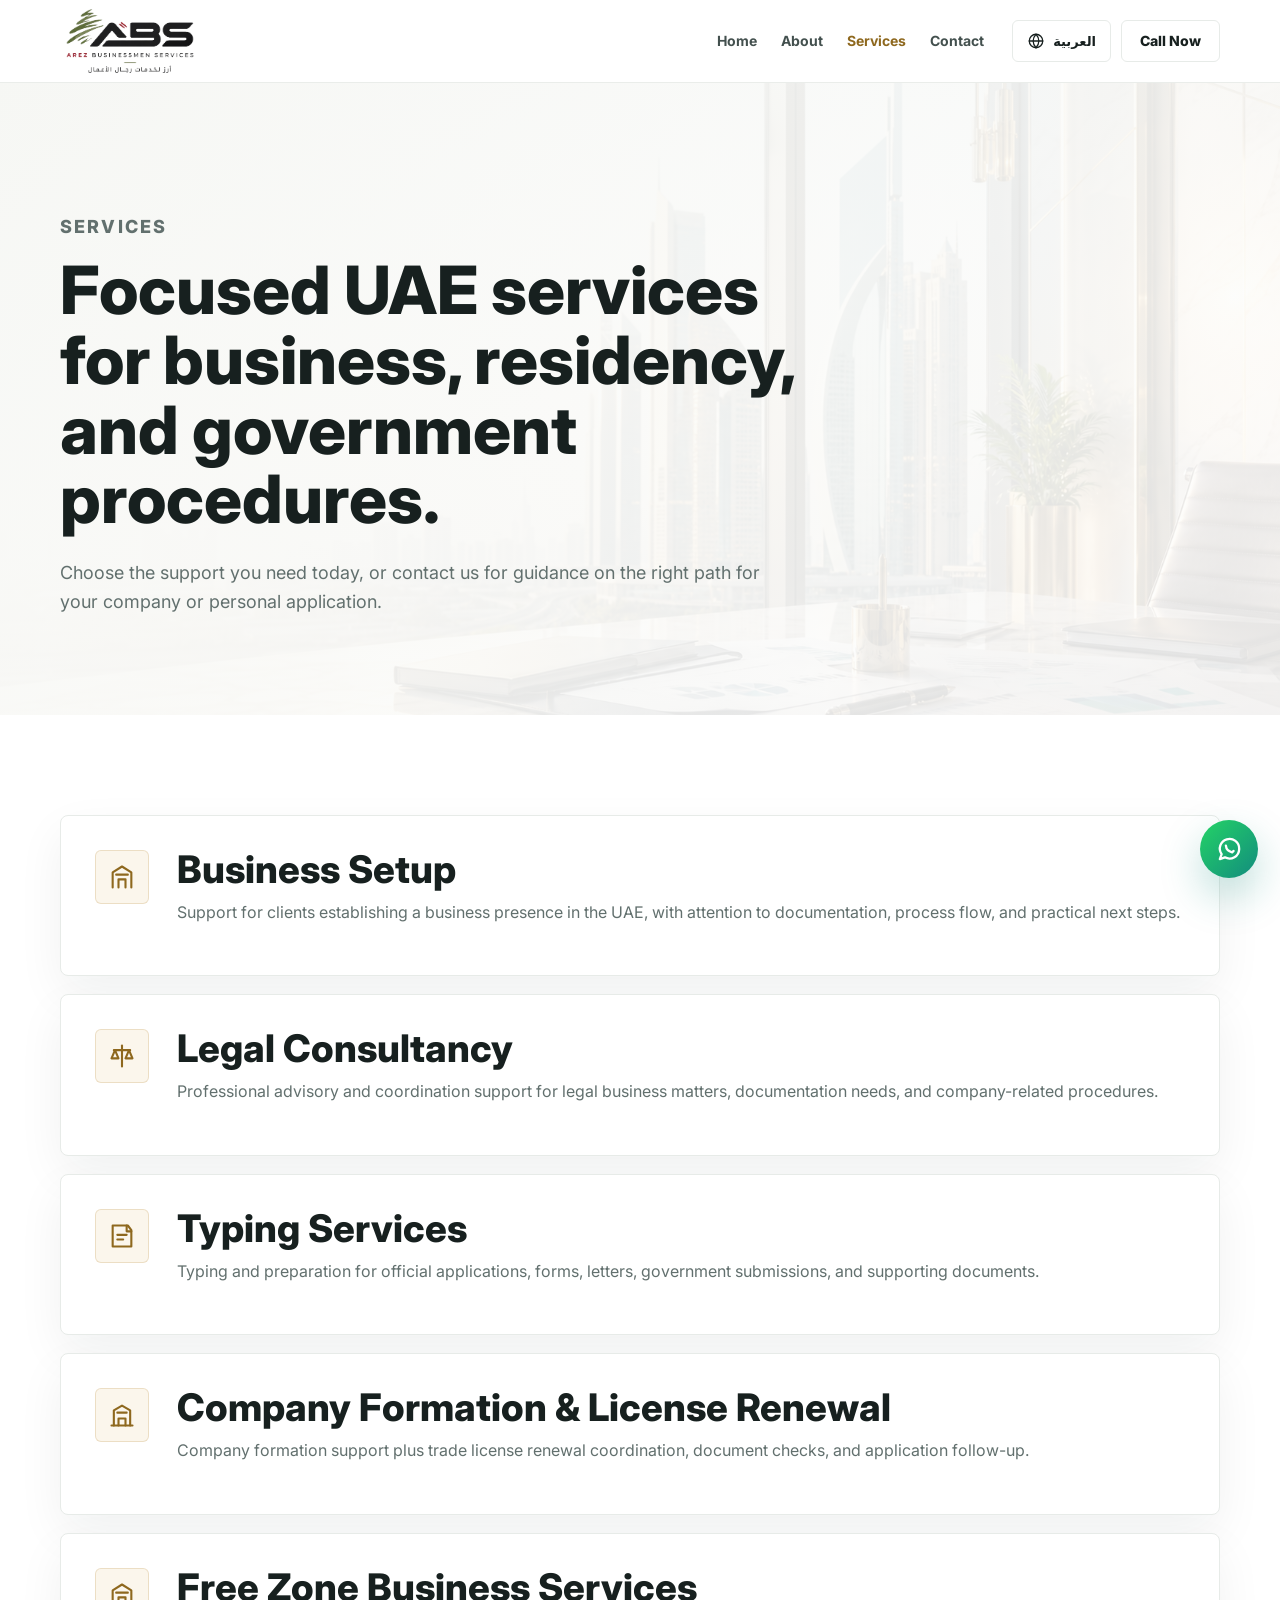
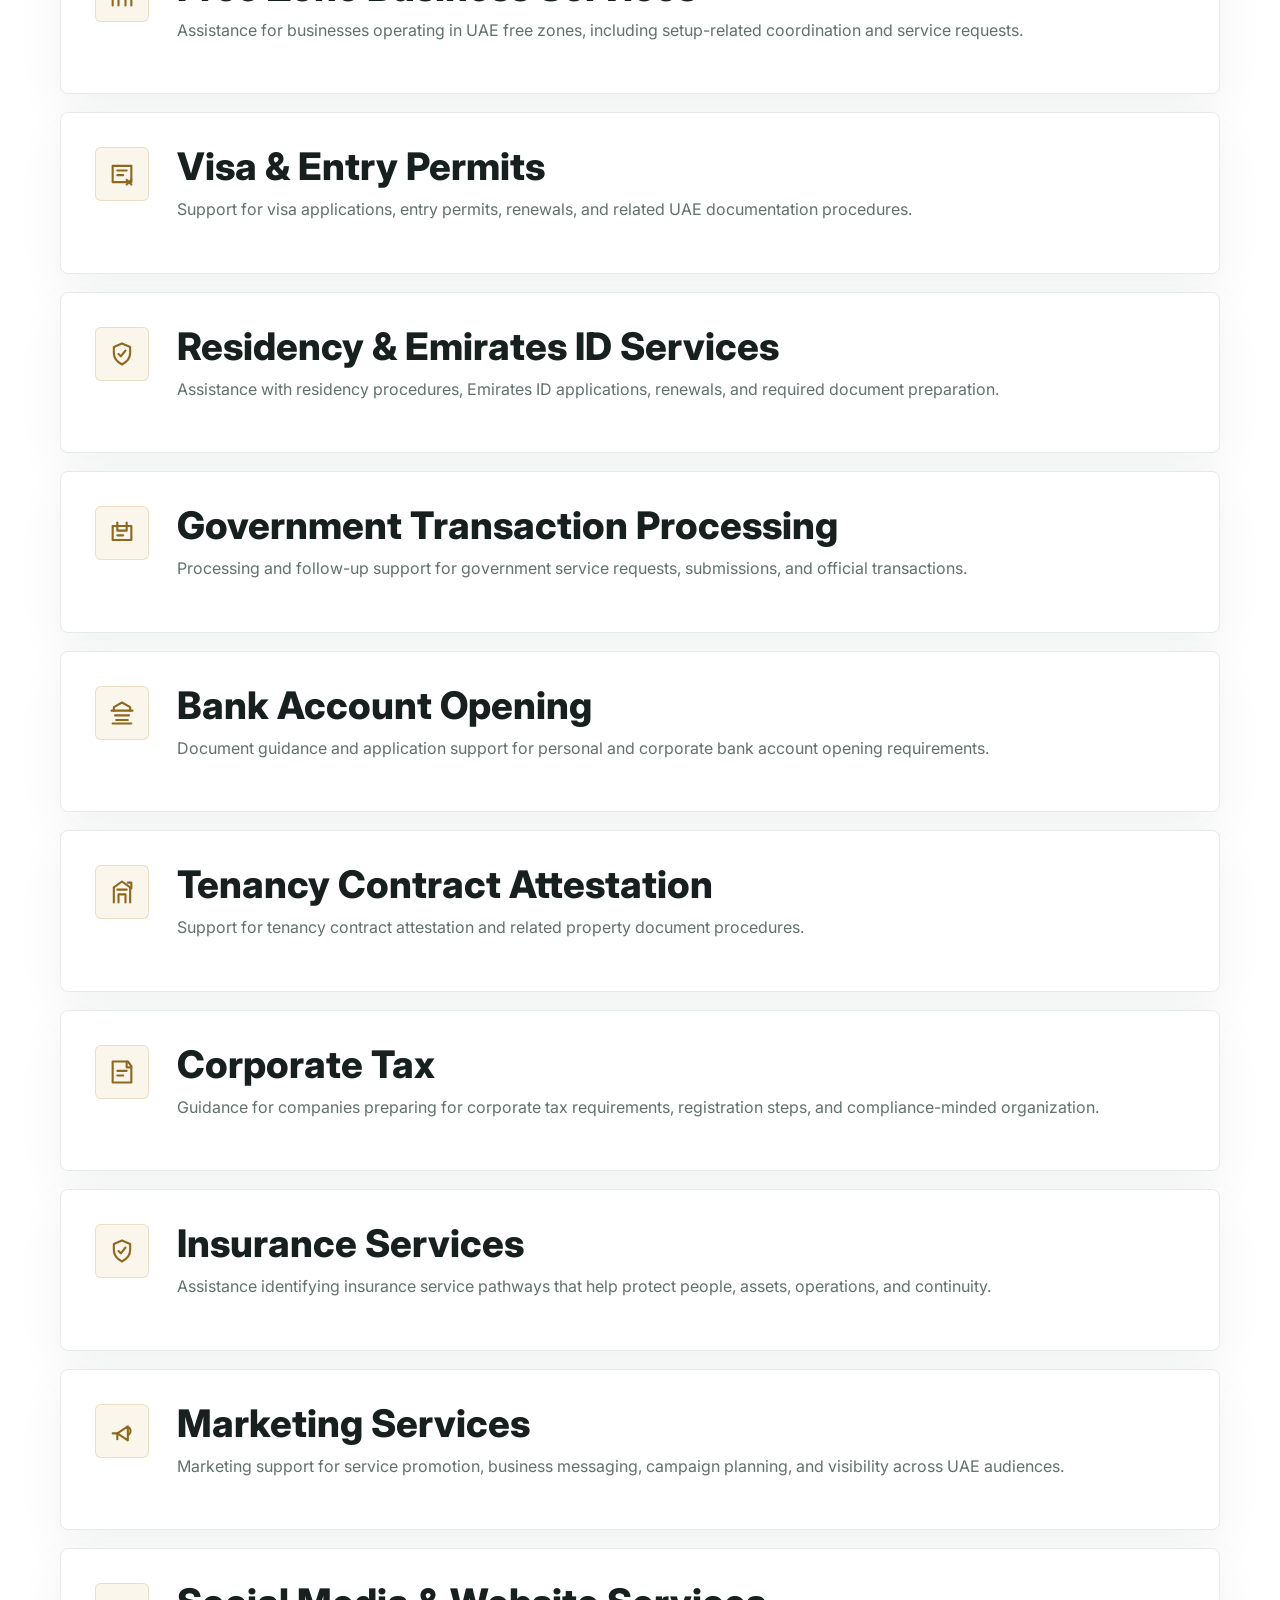
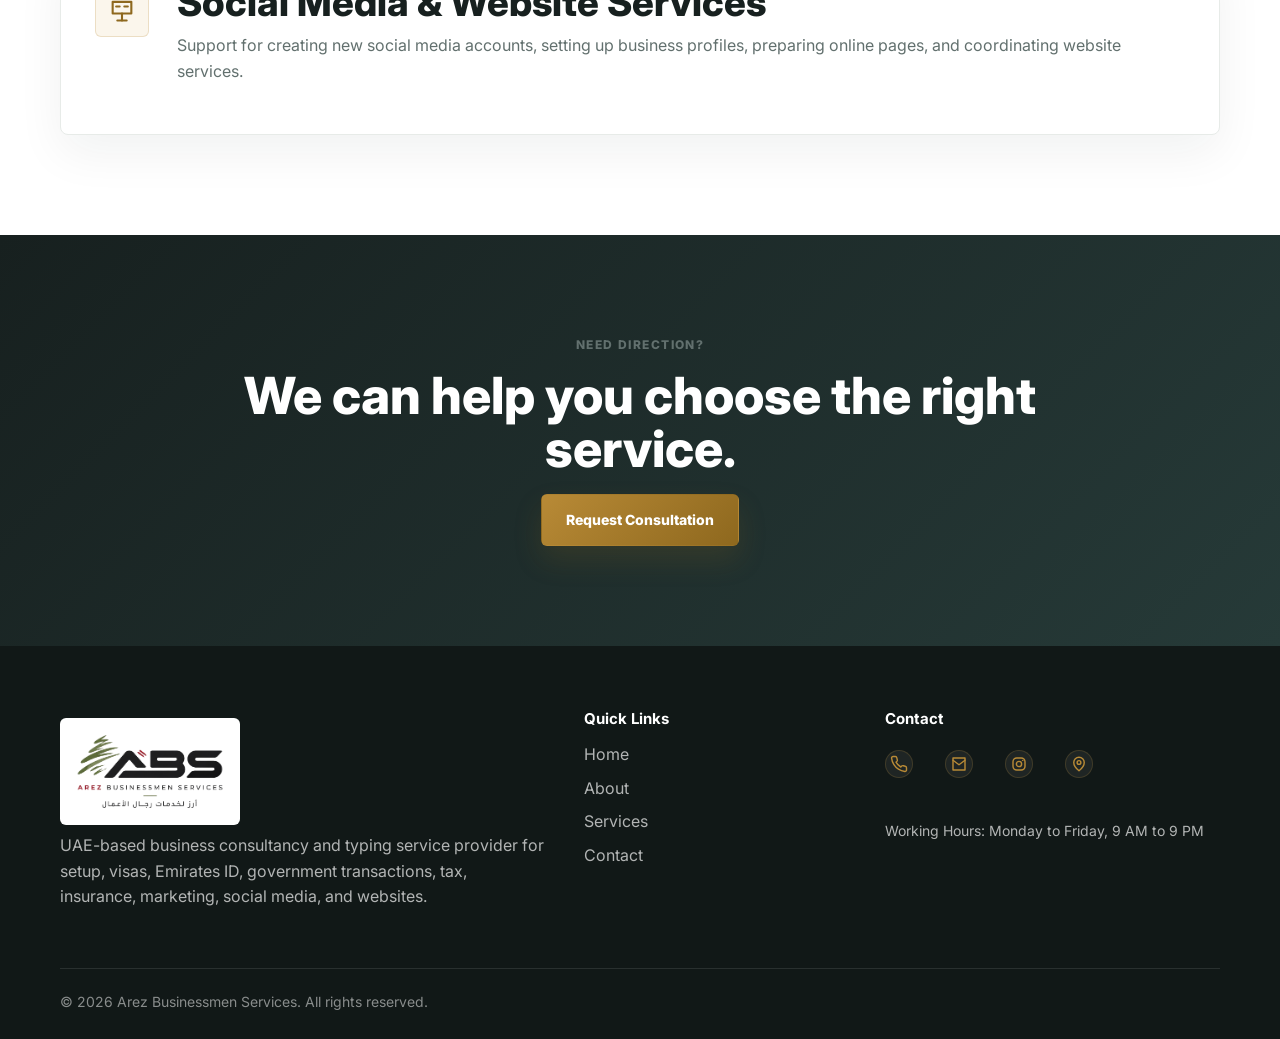
<file: he/services.html>
<!DOCTYPE html>
<html lang="en">
<head>
  <meta charset="UTF-8">
  <meta name="viewport" content="width=device-width, initial-scale=1.0">
  <meta name="description" content="Explore services from Arez Businessmen Services: business setup, typing services, visas, Emirates ID, government transactions, corporate tax, insurance, marketing, social media, websites, and legal consultancy in the UAE.">
  <title>Services | Arez Businessmen Services</title>
  <link rel="preconnect" href="https://fonts.googleapis.com">
  <link rel="preconnect" href="https://fonts.gstatic.com" crossorigin>
  <link href="https://fonts.googleapis.com/css2?family=Inter:wght@400;500;600;700;800&family=Noto+Sans+Arabic:wght@400;500;600;700&family=Playfair+Display:wght@700&display=swap" rel="stylesheet">
  <link rel="stylesheet" href="styles.css">
</head>
<body>
  <header class="site-header">
    <nav class="nav shell" aria-label="Main navigation">
      <a class="brand" href="index.html"><img class="brand-logo" src="assets/logo-arez.png" alt="Arez Businessmen Services logo"></a>
      <button class="nav-toggle" type="button" aria-label="Open navigation" aria-expanded="false"><span></span><span></span><span></span></button>
      <div class="nav-menu"><a href="index.html">Home</a><a href="about.html">About</a><a class="active" href="services.html">Services</a><a href="contact.html">Contact</a></div>
      <div class="nav-actions"><button class="language-toggle" type="button" aria-label="Switch language"><svg viewBox="0 0 24 24" aria-hidden="true"><path d="M12 21a9 9 0 1 0 0-18 9 9 0 0 0 0 18Z"/><path d="M3 12h18"/><path d="M12 3c2.5 2.7 3.8 5.7 3.8 9S14.5 18.3 12 21c-2.5-2.7-3.8-5.7-3.8-9S9.5 5.7 12 3Z"/></svg><span>العربية</span></button><a class="btn btn-light" href="tel:+971503431041">Call Now</a></div>
    </nav>
  </header>

  <main>
    <section class="page-hero">
      <div class="shell reveal">
        <p class="eyebrow">Services</p>
        <h1>Focused UAE services for business, residency, and government procedures.</h1>
        <p>Choose the support you need today, or contact us for guidance on the right path for your company or personal application.</p>
      </div>
    </section>

    <section class="section">
      <div class="shell service-detail-list">
        <article class="service-detail reveal">
          <span class="icon"><svg viewBox="0 0 24 24"><path d="M4 21V8l8-5 8 5v13"/><path d="M9 21v-7h6v7"/><path d="M7 10h10"/></svg></span>
          <div><h2>Business Setup</h2><p>Support for clients establishing a business presence in the UAE, with attention to documentation, process flow, and practical next steps.</p></div>
        </article>
        <article class="service-detail reveal">
          <span class="icon"><svg viewBox="0 0 24 24"><path d="M12 3v18"/><path d="M5 7h14"/><path d="M6 7l-3 7h6L6 7Z"/><path d="M18 7l-3 7h6l-3-7Z"/></svg></span>
          <div><h2>Legal Consultancy</h2><p>Professional advisory and coordination support for legal business matters, documentation needs, and company-related procedures.</p></div>
        </article>
        <article class="service-detail reveal">
          <span class="icon"><svg viewBox="0 0 24 24"><path d="M7 3h10l3 4v14H4V3h3Z"/><path d="M8 11h8"/><path d="M8 15h5"/><path d="M16 3v5h4"/></svg></span>
          <div><h2>Typing Services</h2><p>Typing and preparation for official applications, forms, letters, government submissions, and supporting documents.</p></div>
        </article>
        <article class="service-detail reveal">
          <span class="icon"><svg viewBox="0 0 24 24"><path d="M3 21h18"/><path d="M5 21V8l7-4 7 4v13"/><path d="M9 21v-6h6v6"/><path d="M8 10h8"/></svg></span>
          <div><h2>Company Formation & License Renewal</h2><p>Company formation support plus trade license renewal coordination, document checks, and application follow-up.</p></div>
        </article>
        <article class="service-detail reveal">
          <span class="icon"><svg viewBox="0 0 24 24"><path d="M4 21V8l8-5 8 5v13"/><path d="M9 21v-7h6v7"/><path d="M7 10h10"/></svg></span>
          <div><h2>Free Zone Business Services</h2><p>Assistance for businesses operating in UAE free zones, including setup-related coordination and service requests.</p></div>
        </article>
        <article class="service-detail reveal">
          <span class="icon"><svg viewBox="0 0 24 24"><path d="M4 5h16v14H4z"/><path d="M8 9h8"/><path d="M8 13h5"/><path d="M16 17l4 4"/><path d="m20 17-4 4"/></svg></span>
          <div><h2>Visa & Entry Permits</h2><p>Support for visa applications, entry permits, renewals, and related UAE documentation procedures.</p></div>
        </article>
        <article class="service-detail reveal">
          <span class="icon"><svg viewBox="0 0 24 24"><path d="M12 3 5 6v5c0 5 3 8 7 10 4-2 7-5 7-10V6l-7-3Z"/><path d="m9 12 2 2 4-5"/></svg></span>
          <div><h2>Residency & Emirates ID Services</h2><p>Assistance with residency procedures, Emirates ID applications, renewals, and required document preparation.</p></div>
        </article>
        <article class="service-detail reveal">
          <span class="icon"><svg viewBox="0 0 24 24"><path d="M4 6h16v12H4z"/><path d="M8 10h8"/><path d="M8 14h5"/><path d="M16 3v6"/><path d="M8 3v6"/></svg></span>
          <div><h2>Government Transaction Processing</h2><p>Processing and follow-up support for government service requests, submissions, and official transactions.</p></div>
        </article>
        <article class="service-detail reveal">
          <span class="icon"><svg viewBox="0 0 24 24"><path d="M3 10h18"/><path d="M5 10V7l7-4 7 4v3"/><path d="M6 14h12"/><path d="M7 18h10"/><path d="M4 21h16"/></svg></span>
          <div><h2>Bank Account Opening</h2><p>Document guidance and application support for personal and corporate bank account opening requirements.</p></div>
        </article>
        <article class="service-detail reveal">
          <span class="icon"><svg viewBox="0 0 24 24"><path d="M5 21V8l7-5 7 5v13"/><path d="M9 21v-7h6v7"/><path d="M8 10h8"/><path d="M17 4h3v5"/></svg></span>
          <div><h2>Tenancy Contract Attestation</h2><p>Support for tenancy contract attestation and related property document procedures.</p></div>
        </article>
        <article class="service-detail reveal">
          <span class="icon"><svg viewBox="0 0 24 24"><path d="M7 3h10l3 4v14H4V3h3Z"/><path d="M8 11h8"/><path d="M8 15h5"/><path d="M16 3v5h4"/></svg></span>
          <div><h2>Corporate Tax</h2><p>Guidance for companies preparing for corporate tax requirements, registration steps, and compliance-minded organization.</p></div>
        </article>
        <article class="service-detail reveal">
          <span class="icon"><svg viewBox="0 0 24 24"><path d="M12 3 5 6v5c0 5 3 8 7 10 4-2 7-5 7-10V6l-7-3Z"/><path d="m9 12 2 2 4-5"/></svg></span>
          <div><h2>Insurance Services</h2><p>Assistance identifying insurance service pathways that help protect people, assets, operations, and continuity.</p></div>
        </article>
        <article class="service-detail reveal">
          <span class="icon"><svg viewBox="0 0 24 24"><path d="M4 14h4l9-6v12l-9-6H4Z"/><path d="M8 14v5"/><path d="M18 9a4 4 0 0 1 0 6"/></svg></span>
          <div><h2>Marketing Services</h2><p>Marketing support for service promotion, business messaging, campaign planning, and visibility across UAE audiences.</p></div>
        </article>
        <article class="service-detail reveal">
          <span class="icon"><svg viewBox="0 0 24 24"><path d="M4 5h16v10H4z"/><path d="M8 21h8"/><path d="M12 15v6"/><path d="M7 9h3"/><path d="M14 9h3"/></svg></span>
          <div><h2>Social Media & Website Services</h2><p>Support for creating new social media accounts, setting up business profiles, preparing online pages, and coordinating website services.</p></div>
        </article>
      </div>
    </section>

    <section class="cta section">
      <div class="shell cta-inner reveal">
        <p class="eyebrow">Need direction?</p>
        <h2>We can help you choose the right service.</h2>
        <a class="btn btn-gold btn-large" href="contact.html">Request Consultation</a>
      </div>
    </section>
  </main>

  <a class="floating-whatsapp" href="https://wa.me/971503431041" aria-label="Chat on WhatsApp">
    <svg viewBox="0 0 24 24" aria-hidden="true"><path d="M20 11.5a8 8 0 0 1-11.8 7L4 20l1.5-4.1A8 8 0 1 1 20 11.5Z"/><path d="M9 8.8c.3 3 2.1 4.8 5.2 5.5l1.2-1.1"/></svg>
  </a>

  <footer class="footer">
    <div class="shell footer-grid">
      <div><a class="brand footer-brand" href="index.html"><img class="brand-logo" src="assets/logo-arez.png" alt="Arez Businessmen Services logo"></a><p>UAE-based business consultancy and typing service provider for setup, visas, Emirates ID, government transactions, tax, insurance, marketing, social media, and websites.</p></div>
      <div><h3>Quick Links</h3><a href="index.html">Home</a><a href="about.html">About</a><a href="services.html">Services</a><a href="contact.html">Contact</a></div>
      <div class="footer-contact"><h3>Contact</h3><a class="contact-icon phone" href="tel:+971503431041"><span class="mini-icon" aria-hidden="true"><svg viewBox="0 0 24 24"><path d="M22 16.9v3a2 2 0 0 1-2.2 2 19.8 19.8 0 0 1-8.6-3.1 19.5 19.5 0 0 1-6-6A19.8 19.8 0 0 1 2.1 4.2 2 2 0 0 1 4.1 2h3a2 2 0 0 1 2 1.7c.1.9.3 1.7.6 2.5a2 2 0 0 1-.4 2.1L8 9.6a16 16 0 0 0 6.4 6.4l1.3-1.3a2 2 0 0 1 2.1-.4c.8.3 1.6.5 2.5.6a2 2 0 0 1 1.7 2Z"/></svg></span>+971 50 343 1041</a><a class="contact-icon email" href="mailto:info@arezservices.com"><span class="mini-icon" aria-hidden="true"><svg viewBox="0 0 24 24"><path d="M4 4h16v16H4z"/><path d="m4 7 8 6 8-6"/></svg></span>info@arezservices.com</a><a class="contact-icon instagram" href="https://www.instagram.com/arez_services/"><span class="mini-icon" aria-hidden="true"><svg viewBox="0 0 24 24"><rect x="4" y="4" width="16" height="16" rx="5"/><circle cx="12" cy="12" r="3.5"/><path d="M17 7.2h.1"/></svg></span>Instagram</a><a class="contact-icon maps" href="https://maps.app.goo.gl/21ftRgG8BTh7bus7A?g_st=ic"><span class="mini-icon" aria-hidden="true"><svg viewBox="0 0 24 24"><path d="M12 21s7-5.4 7-11a7 7 0 1 0-14 0c0 5.6 7 11 7 11Z"/><circle cx="12" cy="10" r="2.5"/></svg></span>Google Maps</a><p class="footer-hours">Working Hours: Monday to Friday, 9 AM to 9 PM</p></div>
    </div>
    <div class="shell copyright">© 2026 Arez Businessmen Services. All rights reserved.</div>
  </footer>
  <script src="script.js"></script>
</body>
</html>
</file>
<file: he/styles.css>
:root {
  --ink: #17201f;
  --muted-ink: #62706e;
  --line: #e7ebe8;
  --paper: #ffffff;
  --soft: #f6f7f4;
  --gold: #b88a36;
  --gold-dark: #8e681e;
  --teal: #0d5f5b;
  --charcoal: #22302f;
  --shadow: 0 24px 70px rgba(23, 32, 31, .12);
}

* {
  box-sizing: border-box;
}

html {
  scroll-behavior: smooth;
}

body {
  margin: 0;
  font-family: Inter, system-ui, -apple-system, BlinkMacSystemFont, "Segoe UI", sans-serif;
  color: var(--ink);
  background: var(--paper);
  line-height: 1.6;
}

html[dir="rtl"] body {
  font-family: "Noto Sans Arabic", Inter, system-ui, sans-serif;
  font-weight: 400;
  line-height: 1.85;
  word-spacing: 0;
}

img, svg {
  display: block;
}

a {
  color: inherit;
  text-decoration: none;
}

.shell {
  width: min(1160px, calc(100% - 40px));
  margin: 0 auto;
}

.site-header {
  position: sticky;
  top: 0;
  z-index: 20;
  background: #fff;
  backdrop-filter: blur(18px);
  border-bottom: 1px solid rgba(231, 235, 232, .88);
}

.nav {
  min-height: 82px;
  display: flex;
  align-items: center;
  gap: 28px;
}

.brand {
  display: inline-flex;
  align-items: center;
  gap: 10px;
  flex: 0 0 auto;
}

.brand-logo {
  width: 140px;
  height: auto;
  border-radius: 0;
}

.brand-mark {
  width: 46px;
  height: 46px;
  display: grid;
  place-items: center;
  border: 1px solid rgba(184, 138, 54, .4);
  background: linear-gradient(145deg, #fff, #f7efe0);
  color: var(--gold-dark);
  font-family: "Playfair Display", serif;
  font-size: 28px;
  font-weight: 700;
}

.brand-copy {
  display: grid;
  gap: 0;
  max-width: 155px;
}

.brand-copy span {
  font-weight: 800;
  letter-spacing: 0;
  line-height: 1.05;
}

.brand-copy small {
  color: var(--muted-ink);
  font-size: 12px;
  font-weight: 600;
}

.nav-menu {
  margin-left: auto;
  display: flex;
  align-items: center;
  gap: 24px;
  font-size: 14px;
  font-weight: 700;
}

.nav-menu a {
  color: #43504e;
  transition: color .2s ease;
}

.nav-menu a:hover,
.nav-menu a.active {
  color: var(--gold-dark);
}

.nav-actions {
  display: flex;
  align-items: center;
  gap: 10px;
}

.language-toggle {
  display: inline-flex;
  align-items: center;
  justify-content: center;
  gap: 8px;
  min-height: 42px;
  padding: 0 14px;
  border: 1px solid var(--line);
  border-radius: 6px;
  background: #fff;
  color: var(--ink);
  font: inherit;
  font-size: 13px;
  font-weight: 800;
  cursor: pointer;
  transition: transform .2s ease, border-color .2s ease;
}

.language-toggle:hover {
  transform: translateY(-2px);
  border-color: rgba(184, 138, 54, .36);
}

.language-toggle svg {
  width: 18px;
  height: 18px;
  fill: none;
  stroke: currentColor;
  stroke-width: 1.7;
  stroke-linecap: round;
  stroke-linejoin: round;
}

.btn {
  display: inline-flex;
  align-items: center;
  justify-content: center;
  min-height: 42px;
  padding: 0 18px;
  border: 1px solid transparent;
  border-radius: 6px;
  font-size: 14px;
  font-weight: 800;
  transition: transform .2s ease, box-shadow .2s ease, background .2s ease, border-color .2s ease;
  cursor: pointer;
}

.btn:hover {
  transform: translateY(-2px);
}

.btn-gold {
  color: #fff;
  background: linear-gradient(135deg, var(--gold), var(--gold-dark));
  box-shadow: 0 14px 28px rgba(142, 104, 30, .18);
}

.btn-light {
  color: var(--ink);
  background: #fff;
  border-color: var(--line);
}

.btn-outline {
  color: #fff;
  border-color: rgba(255, 255, 255, .55);
  background: rgba(255, 255, 255, .08);
}

.btn-large {
  min-height: 52px;
  padding: 0 24px;
}

.nav-toggle {
  display: none;
  width: 44px;
  height: 44px;
  margin-left: auto;
  border: 1px solid var(--line);
  background: #fff;
  border-radius: 6px;
}

.nav-toggle span {
  display: block;
  width: 20px;
  height: 2px;
  margin: 4px auto;
  background: var(--ink);
}

.hero {
  position: relative;
  min-height: 720px;
  display: grid;
  align-items: center;
  overflow: hidden;
  background: var(--charcoal);
}

.hero-media,
.hero-overlay {
  position: absolute;
  inset: 0;
}

.hero-media {
  background-image: url("assets/hero-uae-business.png");
  background-size: cover;
  background-position: center right;
  transform: scale(1.02);
  animation: heroDrift 14s ease-in-out infinite alternate;
}

.hero-overlay {
  background:
    linear-gradient(90deg, rgba(20, 29, 28, .88) 0%, rgba(20, 29, 28, .66) 43%, rgba(20, 29, 28, .08) 100%),
    linear-gradient(0deg, rgba(20, 29, 28, .32), rgba(20, 29, 28, .06));
}

.hero-content {
  position: relative;
  z-index: 1;
  color: #fff;
  padding: 110px 0 90px;
}

.eyebrow {
  margin: 0 0 14px;
  color: var(--gold);
  font-size: 12px;
  font-weight: 800;
  letter-spacing: .12em;
  text-transform: uppercase;
}

h1, h2, h3, p {
  margin-top: 0;
}

h1, h2 {
  line-height: 1.05;
  letter-spacing: 0;
}

h1 {
  max-width: 760px;
  margin-bottom: 24px;
  font-size: clamp(44px, 6.2vw, 82px);
  font-weight: 800;
}

h2 {
  margin-bottom: 18px;
  font-size: clamp(32px, 4vw, 52px);
  font-weight: 800;
}

h3 {
  font-size: 20px;
  line-height: 1.2;
}

.hero-text {
  max-width: 640px;
  color: rgba(255, 255, 255, .84);
  font-size: 20px;
}

.hero-actions,
.cta-actions,
.social-actions {
  display: flex;
  flex-wrap: wrap;
  gap: 12px;
}

.hero-proof {
  margin-top: 44px;
  display: flex;
  flex-wrap: wrap;
  gap: 14px;
}

.hero-proof span {
  min-width: 145px;
  padding: 14px 16px;
  border: 1px solid rgba(255, 255, 255, .16);
  background: rgba(255, 255, 255, .08);
  backdrop-filter: blur(12px);
  color: rgba(255, 255, 255, .78);
  border-radius: 6px;
}

.hero-proof strong {
  display: block;
  color: #fff;
  font-size: 22px;
}

.section {
  padding: 100px 0;
}

.muted {
  background: var(--soft);
}

.split {
  display: grid;
  grid-template-columns: minmax(0, .95fr) minmax(0, 1.05fr);
  gap: 70px;
  align-items: start;
}

.lead {
  color: var(--muted-ink);
  font-size: 18px;
}

.text-link {
  display: inline-flex;
  margin-top: 12px;
  color: var(--gold-dark);
  font-weight: 800;
}

.section-head {
  max-width: 740px;
  margin-bottom: 42px;
}

.seo-layout {
  display: grid;
  grid-template-columns: minmax(0, 1.1fr) minmax(280px, .9fr);
  gap: 54px;
  align-items: center;
}

.seo-copy {
  max-width: 760px;
}

.seo-copy h2 {
  margin: 0 0 18px;
  max-width: 720px;
}

.seo-copy p {
  color: var(--muted-ink);
}

.seo-keywords {
  display: flex;
  flex-wrap: wrap;
  gap: 12px;
}

.seo-keywords span {
  display: inline-flex;
  align-items: center;
  min-height: 42px;
  padding: 0 15px;
  border: 1px solid rgba(184, 138, 54, .24);
  border-radius: 6px;
  background: #fff;
  color: #34413f;
  font-size: 14px;
  font-weight: 800;
  box-shadow: 0 12px 30px rgba(23, 32, 31, .05);
}

.service-grid {
  display: grid;
  grid-template-columns: repeat(4, 1fr);
  gap: 18px;
}

.service-card,
.value-card,
.service-detail,
.contact-panel,
.contact-form,
.review-card,
.review-form {
  border: 1px solid var(--line);
  background: #fff;
  box-shadow: 0 18px 48px rgba(23, 32, 31, .06);
  border-radius: 8px;
}

.service-card {
  min-height: 286px;
}

.flip-card {
  padding: 0;
  perspective: 1200px;
  background: transparent;
  box-shadow: none;
  border: 0;
}

.flip-card-inner {
  position: relative;
  min-height: 286px;
  border-radius: 8px;
  transform-style: preserve-3d;
  transition: transform .65s cubic-bezier(.2, .75, .25, 1), box-shadow .25s ease;
  box-shadow: 0 18px 48px rgba(23, 32, 31, .06);
}

.flip-card:hover .flip-card-inner,
.flip-card:focus-within .flip-card-inner,
.flip-card:focus .flip-card-inner {
  transform: rotateY(180deg) translateY(-6px);
  box-shadow: var(--shadow);
}

.flip-face {
  position: absolute;
  inset: 0;
  display: flex;
  flex-direction: column;
  padding: 28px;
  border: 1px solid var(--line);
  border-radius: 8px;
  background: #fff;
  backface-visibility: hidden;
  overflow: hidden;
}

.flip-front {
  justify-content: flex-start;
}

.flip-back {
  justify-content: center;
  color: #fff;
  background: linear-gradient(135deg, #17201f, #263a38);
  border-color: rgba(184, 138, 54, .34);
  transform: rotateY(180deg);
}

.flip-back h3,
.flip-back p {
  color: #fff;
}

.flip-back p {
  color: rgba(255, 255, 255, .78);
}

.flip-back a {
  width: fit-content;
  margin-top: 12px;
  padding: 10px 14px;
  border: 1px solid rgba(255, 255, 255, .28);
  border-radius: 6px;
  color: #fff;
  font-weight: 800;
}

.icon {
  width: 54px;
  height: 54px;
  display: grid;
  place-items: center;
  margin-bottom: 24px;
  color: var(--gold-dark);
  background: #fbf6ec;
  border: 1px solid rgba(184, 138, 54, .22);
  border-radius: 6px;
}

.icon svg {
  width: 28px;
  height: 28px;
  fill: none;
  stroke: currentColor;
  stroke-width: 1.8;
  stroke-linecap: round;
  stroke-linejoin: round;
}

.service-card p,
.value-card p,
.service-detail p,
.why-copy p,
.cta p,
.page-hero p,
.footer p {
  color: var(--muted-ink);
}

.why {
  display: grid;
  grid-template-columns: .9fr 1.1fr;
  gap: 64px;
  align-items: center;
}

.why-list {
  display: grid;
  gap: 14px;
}

.why-item {
  padding: 24px 0 24px 28px;
  border-left: 2px solid var(--gold);
  background: linear-gradient(90deg, rgba(184, 138, 54, .08), transparent);
}

.why-item strong,
.why-item span {
  display: block;
}

.why-item span {
  margin-top: 6px;
  color: var(--muted-ink);
}

.reviews-layout {
  display: grid;
  grid-template-columns: .95fr 1.05fr;
  gap: 24px;
  align-items: start;
}

.review-cards {
  display: grid;
  gap: 16px;
}

.review-card {
  padding: 28px;
}

.review-card p {
  color: var(--muted-ink);
}

.review-card strong {
  display: block;
  margin-top: 18px;
}

.stars {
  margin-bottom: 14px;
  color: var(--gold);
  letter-spacing: .08em;
  font-size: 18px;
}

.review-form {
  display: grid;
  gap: 12px;
  padding: 34px;
}

.review-form label {
  font-weight: 800;
  font-size: 14px;
}

.review-form input,
.review-form select,
.review-form textarea {
  width: 100%;
  border: 1px solid var(--line);
  border-radius: 6px;
  padding: 14px 15px;
  font: inherit;
  color: var(--ink);
  background: #fbfcfb;
  outline: none;
  transition: border-color .2s ease, box-shadow .2s ease;
}

.review-form input:focus,
.review-form select:focus,
.review-form textarea:focus {
  border-color: rgba(184, 138, 54, .6);
  box-shadow: 0 0 0 4px rgba(184, 138, 54, .12);
}

.faq-list {
  display: grid;
  gap: 14px;
}

.faq-item {
  border: 1px solid var(--line);
  border-radius: 8px;
  background: #fff;
  box-shadow: 0 18px 48px rgba(23, 32, 31, .05);
  overflow: hidden;
}

.faq-item summary {
  display: flex;
  align-items: center;
  justify-content: space-between;
  gap: 18px;
  padding: 22px 24px;
  color: var(--ink);
  font-weight: 800;
  cursor: pointer;
  list-style: none;
}

.faq-item summary::-webkit-details-marker {
  display: none;
}

.faq-item summary::after {
  content: "+";
  width: 30px;
  height: 30px;
  display: grid;
  place-items: center;
  flex: 0 0 auto;
  border: 1px solid rgba(184, 138, 54, .24);
  border-radius: 50%;
  color: var(--gold-dark);
  background: #fbf6ec;
}

.faq-item[open] summary::after {
  content: "-";
}

.faq-item p {
  margin: 0;
  padding: 0 24px 24px;
  color: var(--muted-ink);
}

.hidden-field {
  display: none;
}

.cta {
  background: linear-gradient(135deg, #17201f, #263a38);
  color: #fff;
}

.cta-inner {
  max-width: 820px;
  text-align: center;
}

.cta-inner .cta-actions {
  justify-content: center;
}

.page-hero {
  padding: 130px 0 80px;
  background:
    linear-gradient(135deg, rgba(246, 247, 244, .96), rgba(255, 255, 255, .88)),
    url("assets/hero-uae-business.png") center right / cover;
}

.page-hero h1 {
  color: var(--ink);
  font-size: clamp(42px, 5.2vw, 70px);
}

.page-hero p {
  max-width: 710px;
  font-size: 18px;
}

.values-grid {
  display: grid;
  grid-template-columns: repeat(3, 1fr);
  gap: 20px;
}

.value-card {
  padding: 34px;
}

.value-card span {
  color: var(--gold);
  font-weight: 800;
}

.service-detail-list {
  display: grid;
  gap: 18px;
}

.service-detail {
  display: grid;
  grid-template-columns: auto 1fr;
  gap: 28px;
  align-items: start;
  padding: 34px;
}

.service-detail h2 {
  margin-bottom: 10px;
  font-size: clamp(26px, 3vw, 38px);
}

.contact-grid {
  display: grid;
  grid-template-columns: .9fr 1.1fr;
  gap: 24px;
}

.contact-panel,
.contact-form {
  padding: 34px;
}

.contact-links {
  display: grid;
  gap: 12px;
  margin: 28px 0;
}

.contact-links a,
.contact-info {
  display: grid;
  padding: 16px;
  border: 1px solid var(--line);
  border-radius: 6px;
  color: var(--ink);
  font-weight: 800;
}

.contact-links span,
.contact-info span {
  color: var(--muted-ink);
  font-size: 12px;
  text-transform: uppercase;
  letter-spacing: .08em;
}

.contact-form {
  display: grid;
  gap: 12px;
}

.contact-form label {
  font-weight: 800;
  font-size: 14px;
}

.contact-form input,
.contact-form select,
.contact-form textarea {
  width: 100%;
  border: 1px solid var(--line);
  border-radius: 6px;
  padding: 14px 15px;
  font: inherit;
  color: var(--ink);
  background: #fbfcfb;
  outline: none;
  transition: border-color .2s ease, box-shadow .2s ease;
}

.contact-form input:focus,
.contact-form select:focus,
.contact-form textarea:focus {
  border-color: rgba(184, 138, 54, .6);
  box-shadow: 0 0 0 4px rgba(184, 138, 54, .12);
}

.footer {
  padding: 64px 0 26px;
  background: #111817;
  color: #fff;
}

.floating-whatsapp {
  position: fixed;
  right: 22px;
  bottom: 22px;
  z-index: 30;
  width: 58px;
  height: 58px;
  display: grid;
  place-items: center;
  border-radius: 50%;
  color: #fff;
  background: linear-gradient(135deg, #24d366, #128c7e);
  box-shadow: 0 18px 42px rgba(18, 140, 126, .28);
  transition: transform .2s ease, box-shadow .2s ease;
}

.floating-whatsapp:hover {
  transform: translateY(-3px);
  box-shadow: 0 22px 52px rgba(18, 140, 126, .34);
}

.floating-whatsapp svg {
  width: 29px;
  height: 29px;
  fill: none;
  stroke: currentColor;
  stroke-width: 1.9;
  stroke-linecap: round;
  stroke-linejoin: round;
}

.footer-grid {
  display: grid;
  grid-template-columns: 1.3fr .7fr .9fr;
  gap: 40px;
}

.footer .brand-mark {
  background: transparent;
  color: #fff;
}

.footer .brand-logo {
  width: 180px;
  background: #fff;
  padding: 8px 10px;
  border-radius: 6px;
}

.footer p,
.footer a {
  color: rgba(255, 255, 255, .68);
}

.footer a {
  display: block;
  margin: 8px 0;
}

.contact-icon,
.icon-btn {
  gap: 10px;
}

.contact-icon {
  display: flex;
  align-items: center;
}

.social-actions .icon-btn,
.footer-contact .contact-icon {
  width: 52px;
  min-width: 52px;
  height: 52px;
  min-height: 52px;
  padding: 0;
  border-radius: 50%;
  font-size: 0;
  gap: 0;
}

.social-actions .icon-btn {
  flex: 0 0 auto;
}

.footer-contact {
  display: flex;
  flex-wrap: wrap;
  align-content: start;
  gap: 8px;
}

.footer-contact h3 {
  width: 100%;
}

.footer-contact .contact-icon {
  justify-content: center;
  margin: 0;
}

.footer-hours {
  width: 100%;
  margin: 10px 0 0;
  color: rgba(255, 255, 255, .68);
  font-size: 14px;
}

.footer-contact .mini-icon,
.social-actions .mini-icon {
  margin: 0;
}

.mini-icon {
  width: 28px;
  height: 28px;
  display: inline-grid;
  place-items: center;
  flex: 0 0 auto;
  border: 1px solid rgba(184, 138, 54, .22);
  border-radius: 50%;
  color: var(--gold);
  background: rgba(255, 255, 255, .06);
}

.mini-icon svg {
  width: 18px;
  height: 18px;
  fill: none;
  stroke: currentColor;
  stroke-width: 1.9;
  stroke-linecap: round;
  stroke-linejoin: round;
}

.contact-panel .mini-icon,
.btn-light .mini-icon {
  color: var(--gold-dark);
  background: #fbf6ec;
}

.contact-links a[href^="tel"],
.phone,
.phone-number {
  direction: ltr;
  unicode-bidi: isolate;
}

html[dir="rtl"] .contact-links a[href^="tel"],
html[dir="rtl"] .phone,
html[dir="rtl"] .phone-number {
  direction: ltr;
  unicode-bidi: isolate;
  text-align: left;
}

.btn-gold .mini-icon,
.btn-outline .mini-icon {
  color: #fff;
  border-color: rgba(255, 255, 255, .32);
  background: rgba(255, 255, 255, .12);
}

.footer h3 {
  margin-bottom: 14px;
  color: #fff;
  font-size: 15px;
}

.copyright {
  margin-top: 42px;
  padding-top: 22px;
  border-top: 1px solid rgba(255, 255, 255, .1);
  color: rgba(255, 255, 255, .5);
  font-size: 14px;
}

.reveal {
  opacity: 0;
  transform: translateY(22px);
  transition: opacity .7s ease, transform .7s ease;
}

.reveal.visible {
  opacity: 1;
  transform: translateY(0);
}

html[dir="rtl"] .nav-menu {
  margin-left: 0;
  margin-right: auto;
}

html[dir="rtl"] h1,
html[dir="rtl"] h2,
html[dir="rtl"] h3 {
  font-weight: 600;
  line-height: 1.35;
}

html[dir="rtl"] .eyebrow,
html[dir="rtl"] .btn,
html[dir="rtl"] .nav-menu,
html[dir="rtl"] .contact-form label,
html[dir="rtl"] .review-form label,
html[dir="rtl"] .contact-links a {
  font-weight: 500;
}

html[dir="rtl"] p,
html[dir="rtl"] .lead,
html[dir="rtl"] .hero-text,
html[dir="rtl"] .why-item span,
html[dir="rtl"] .review-card p {
  line-height: 1.95;
}

html[dir="rtl"] .hero-overlay {
  background:
    linear-gradient(270deg, rgba(20, 29, 28, .88) 0%, rgba(20, 29, 28, .66) 43%, rgba(20, 29, 28, .08) 100%),
    linear-gradient(0deg, rgba(20, 29, 28, .32), rgba(20, 29, 28, .06));
}

html[dir="rtl"] .hero-media {
  background-position: center left;
}

html[dir="rtl"] .why-item {
  padding: 24px 28px 24px 0;
  border-left: 0;
  border-right: 2px solid var(--gold);
  background: linear-gradient(270deg, rgba(184, 138, 54, .08), transparent);
}

html[dir="rtl"] .contact-icon,
html[dir="rtl"] .icon-btn {
  flex-direction: row-reverse;
}

html[dir="rtl"] .faq-item summary {
  font-weight: 500;
}

html[dir="rtl"] .floating-whatsapp {
  right: auto;
  left: 22px;
}

@keyframes heroDrift {
  from { transform: scale(1.02) translateX(0); }
  to { transform: scale(1.06) translateX(12px); }
}

@media (max-width: 980px) {
  .nav {
    min-height: 74px;
  }

  .nav-toggle {
    display: block;
  }

  .nav-menu,
  .nav-actions {
    display: none;
  }

  .nav.open .nav-menu,
  .nav.open .nav-actions {
    display: grid;
    position: absolute;
    left: 20px;
    right: 20px;
    background: #fff;
    border: 1px solid var(--line);
    box-shadow: var(--shadow);
  }

  .nav.open .nav-menu {
    top: 78px;
    gap: 0;
    padding: 12px;
    border-radius: 8px 8px 0 0;
  }

  .nav.open .nav-menu a {
    padding: 13px 10px;
  }

  .nav.open .nav-actions {
    top: 258px;
    grid-template-columns: 1fr 1fr;
    gap: 10px;
    padding: 12px;
    border-top: 0;
    border-radius: 0 0 8px 8px;
  }

  .hero {
    min-height: 650px;
  }

  .service-grid,
  .values-grid {
    grid-template-columns: repeat(2, 1fr);
  }

  .split,
  .why,
  .seo-layout,
  .contact-grid,
  .reviews-layout,
  .footer-grid {
    grid-template-columns: 1fr;
  }
}

@media (max-width: 640px) {
  .shell {
    width: min(100% - 28px, 1160px);
  }

  .brand-copy small {
    font-size: 11px;
  }

  .brand-logo {
    width: 116px;
  }

  .hero {
    min-height: 680px;
  }

  .hero-overlay {
    background: linear-gradient(90deg, rgba(20, 29, 28, .9), rgba(20, 29, 28, .58));
  }

  .section {
    padding: 72px 0;
  }

  .hero-content {
    padding-top: 86px;
  }

  .hero-text {
    font-size: 17px;
  }

  .hero-actions .btn,
  .cta-actions .btn,
  .social-actions .btn {
    width: 100%;
  }

  .social-actions .icon-btn {
    width: 52px;
    min-width: 52px;
  }

  .service-grid,
  .values-grid {
    grid-template-columns: 1fr;
  }

  .service-card,
  .value-card,
  .service-detail,
  .contact-panel,
  .contact-form,
  .review-form,
  .review-card {
    padding: 24px;
  }

  .service-detail {
    grid-template-columns: 1fr;
  }

  .nav.open .nav-actions {
    grid-template-columns: 1fr;
    top: 258px;
  }

  .floating-whatsapp {
    width: 54px;
    height: 54px;
    right: 16px;
    bottom: 16px;
  }

  html[dir="rtl"] .floating-whatsapp {
    left: 16px;
  }
}
</file>
<file: he/outputs/area-businessmen-services/styles.css>
:root {
  --ink: #17201f;
  --muted-ink: #62706e;
  --line: #e7ebe8;
  --paper: #ffffff;
  --soft: #f6f7f4;
  --gold: #b88a36;
  --gold-dark: #8e681e;
  --teal: #0d5f5b;
  --charcoal: #22302f;
  --shadow: 0 24px 70px rgba(23, 32, 31, .12);
}

* {
  box-sizing: border-box;
}

html {
  scroll-behavior: smooth;
}

body {
  margin: 0;
  font-family: Inter, system-ui, -apple-system, BlinkMacSystemFont, "Segoe UI", sans-serif;
  color: var(--ink);
  background: var(--paper);
  line-height: 1.6;
}

html[dir="rtl"] body {
  font-family: "Noto Sans Arabic", Inter, system-ui, sans-serif;
  font-weight: 400;
  line-height: 1.85;
  word-spacing: 0;
}

img, svg {
  display: block;
}

a {
  color: inherit;
  text-decoration: none;
}

.shell {
  width: min(1160px, calc(100% - 40px));
  margin: 0 auto;
}

.site-header {
  position: sticky;
  top: 0;
  z-index: 20;
  background: #fff;
  backdrop-filter: blur(18px);
  border-bottom: 1px solid rgba(231, 235, 232, .88);
}

.nav {
  min-height: 82px;
  display: flex;
  align-items: center;
  gap: 28px;
}

.brand {
  display: inline-flex;
  align-items: center;
  gap: 10px;
  flex: 0 0 auto;
}

.brand-logo {
  width: 140px;
  height: auto;
  border-radius: 0;
}

.brand-mark {
  width: 46px;
  height: 46px;
  display: grid;
  place-items: center;
  border: 1px solid rgba(184, 138, 54, .4);
  background: linear-gradient(145deg, #fff, #f7efe0);
  color: var(--gold-dark);
  font-family: "Playfair Display", serif;
  font-size: 28px;
  font-weight: 700;
}

.brand-copy {
  display: grid;
  gap: 0;
  max-width: 155px;
}

.brand-copy span {
  font-weight: 800;
  letter-spacing: 0;
  line-height: 1.05;
}

.brand-copy small {
  color: var(--muted-ink);
  font-size: 12px;
  font-weight: 600;
}

.nav-menu {
  margin-left: auto;
  display: flex;
  align-items: center;
  gap: 24px;
  font-size: 14px;
  font-weight: 700;
}

.nav-menu a {
  color: #43504e;
  transition: color .2s ease;
}

.nav-menu a:hover,
.nav-menu a.active {
  color: var(--gold-dark);
}

.nav-actions {
  display: flex;
  align-items: center;
  gap: 10px;
}

.language-toggle {
  display: inline-flex;
  align-items: center;
  justify-content: center;
  gap: 8px;
  min-height: 42px;
  padding: 0 14px;
  border: 1px solid var(--line);
  border-radius: 6px;
  background: #fff;
  color: var(--ink);
  font: inherit;
  font-size: 13px;
  font-weight: 800;
  cursor: pointer;
  transition: transform .2s ease, border-color .2s ease;
}

.language-toggle:hover {
  transform: translateY(-2px);
  border-color: rgba(184, 138, 54, .36);
}

.language-toggle svg {
  width: 18px;
  height: 18px;
  fill: none;
  stroke: currentColor;
  stroke-width: 1.7;
  stroke-linecap: round;
  stroke-linejoin: round;
}

.btn {
  display: inline-flex;
  align-items: center;
  justify-content: center;
  min-height: 42px;
  padding: 0 18px;
  border: 1px solid transparent;
  border-radius: 6px;
  font-size: 14px;
  font-weight: 800;
  transition: transform .2s ease, box-shadow .2s ease, background .2s ease, border-color .2s ease;
  cursor: pointer;
}

.btn:hover {
  transform: translateY(-2px);
}

.btn-gold {
  color: #fff;
  background: linear-gradient(135deg, var(--gold), var(--gold-dark));
  box-shadow: 0 14px 28px rgba(142, 104, 30, .18);
}

.btn-light {
  color: var(--ink);
  background: #fff;
  border-color: var(--line);
}

.btn-outline {
  color: #fff;
  border-color: rgba(255, 255, 255, .55);
  background: rgba(255, 255, 255, .08);
}

.btn-large {
  min-height: 52px;
  padding: 0 24px;
}

.nav-toggle {
  display: none;
  width: 44px;
  height: 44px;
  margin-left: auto;
  border: 1px solid var(--line);
  background: #fff;
  border-radius: 6px;
}

.nav-toggle span {
  display: block;
  width: 20px;
  height: 2px;
  margin: 4px auto;
  background: var(--ink);
}

.hero {
  position: relative;
  min-height: 720px;
  display: grid;
  align-items: center;
  overflow: hidden;
  background: var(--charcoal);
}

.hero-media,
.hero-overlay {
  position: absolute;
  inset: 0;
}

.hero-media {
  background-image: url("assets/hero-uae-business.png");
  background-size: cover;
  background-position: center right;
  transform: scale(1.02);
  animation: heroDrift 14s ease-in-out infinite alternate;
}

.hero-overlay {
  background:
    linear-gradient(90deg, rgba(20, 29, 28, .88) 0%, rgba(20, 29, 28, .66) 43%, rgba(20, 29, 28, .08) 100%),
    linear-gradient(0deg, rgba(20, 29, 28, .32), rgba(20, 29, 28, .06));
}

.hero-content {
  position: relative;
  z-index: 1;
  color: #fff;
  padding: 110px 0 90px;
}

.eyebrow {
  margin: 0 0 14px;
  color: var(--gold);
  font-size: 12px;
  font-weight: 800;
  letter-spacing: .12em;
  text-transform: uppercase;
}

h1, h2, h3, p {
  margin-top: 0;
}

h1, h2 {
  line-height: 1.05;
  letter-spacing: 0;
}

h1 {
  max-width: 760px;
  margin-bottom: 24px;
  font-size: clamp(44px, 6.2vw, 82px);
  font-weight: 800;
}

h2 {
  margin-bottom: 18px;
  font-size: clamp(32px, 4vw, 52px);
  font-weight: 800;
}

h3 {
  font-size: 20px;
  line-height: 1.2;
}

.hero-text {
  max-width: 640px;
  color: rgba(255, 255, 255, .84);
  font-size: 20px;
}

.hero-actions,
.cta-actions,
.social-actions {
  display: flex;
  flex-wrap: wrap;
  gap: 12px;
}

.hero-proof {
  margin-top: 44px;
  display: flex;
  flex-wrap: wrap;
  gap: 14px;
}

.hero-proof span {
  min-width: 145px;
  padding: 14px 16px;
  border: 1px solid rgba(255, 255, 255, .16);
  background: rgba(255, 255, 255, .08);
  backdrop-filter: blur(12px);
  color: rgba(255, 255, 255, .78);
  border-radius: 6px;
}

.hero-proof strong {
  display: block;
  color: #fff;
  font-size: 22px;
}

.section {
  padding: 100px 0;
}

.muted {
  background: var(--soft);
}

.split {
  display: grid;
  grid-template-columns: minmax(0, .95fr) minmax(0, 1.05fr);
  gap: 70px;
  align-items: start;
}

.lead {
  color: var(--muted-ink);
  font-size: 18px;
}

.text-link {
  display: inline-flex;
  margin-top: 12px;
  color: var(--gold-dark);
  font-weight: 800;
}

.section-head {
  max-width: 740px;
  margin-bottom: 42px;
}

.seo-layout {
  display: grid;
  grid-template-columns: minmax(0, 1.1fr) minmax(280px, .9fr);
  gap: 54px;
  align-items: center;
}

.seo-copy {
  max-width: 760px;
}

.seo-copy h2 {
  margin: 0 0 18px;
  max-width: 720px;
}

.seo-copy p {
  color: var(--muted-ink);
}

.seo-keywords {
  display: flex;
  flex-wrap: wrap;
  gap: 12px;
}

.seo-keywords span {
  display: inline-flex;
  align-items: center;
  min-height: 42px;
  padding: 0 15px;
  border: 1px solid rgba(184, 138, 54, .24);
  border-radius: 6px;
  background: #fff;
  color: #34413f;
  font-size: 14px;
  font-weight: 800;
  box-shadow: 0 12px 30px rgba(23, 32, 31, .05);
}

.service-grid {
  display: grid;
  grid-template-columns: repeat(4, 1fr);
  gap: 18px;
}

.service-card,
.value-card,
.service-detail,
.contact-panel,
.contact-form,
.review-card,
.review-form {
  border: 1px solid var(--line);
  background: #fff;
  box-shadow: 0 18px 48px rgba(23, 32, 31, .06);
  border-radius: 8px;
}

.service-card {
  min-height: 286px;
}

.flip-card {
  padding: 0;
  perspective: 1200px;
  background: transparent;
  box-shadow: none;
  border: 0;
}

.flip-card-inner {
  position: relative;
  min-height: 286px;
  border-radius: 8px;
  transform-style: preserve-3d;
  transition: transform .65s cubic-bezier(.2, .75, .25, 1), box-shadow .25s ease;
  box-shadow: 0 18px 48px rgba(23, 32, 31, .06);
}

.flip-card:hover .flip-card-inner,
.flip-card:focus-within .flip-card-inner,
.flip-card:focus .flip-card-inner {
  transform: rotateY(180deg) translateY(-6px);
  box-shadow: var(--shadow);
}

.flip-face {
  position: absolute;
  inset: 0;
  display: flex;
  flex-direction: column;
  padding: 28px;
  border: 1px solid var(--line);
  border-radius: 8px;
  background: #fff;
  backface-visibility: hidden;
  overflow: hidden;
}

.flip-front {
  justify-content: flex-start;
}

.flip-back {
  justify-content: center;
  color: #fff;
  background: linear-gradient(135deg, #17201f, #263a38);
  border-color: rgba(184, 138, 54, .34);
  transform: rotateY(180deg);
}

.flip-back h3,
.flip-back p {
  color: #fff;
}

.flip-back p {
  color: rgba(255, 255, 255, .78);
}

.flip-back a {
  width: fit-content;
  margin-top: 12px;
  padding: 10px 14px;
  border: 1px solid rgba(255, 255, 255, .28);
  border-radius: 6px;
  color: #fff;
  font-weight: 800;
}

.icon {
  width: 54px;
  height: 54px;
  display: grid;
  place-items: center;
  margin-bottom: 24px;
  color: var(--gold-dark);
  background: #fbf6ec;
  border: 1px solid rgba(184, 138, 54, .22);
  border-radius: 6px;
}

.icon svg {
  width: 28px;
  height: 28px;
  fill: none;
  stroke: currentColor;
  stroke-width: 1.8;
  stroke-linecap: round;
  stroke-linejoin: round;
}

.service-card p,
.value-card p,
.service-detail p,
.why-copy p,
.cta p,
.page-hero p,
.footer p {
  color: var(--muted-ink);
}

.why {
  display: grid;
  grid-template-columns: .9fr 1.1fr;
  gap: 64px;
  align-items: center;
}

.why-list {
  display: grid;
  gap: 14px;
}

.why-item {
  padding: 24px 0 24px 28px;
  border-left: 2px solid var(--gold);
  background: linear-gradient(90deg, rgba(184, 138, 54, .08), transparent);
}

.why-item strong,
.why-item span {
  display: block;
}

.why-item span {
  margin-top: 6px;
  color: var(--muted-ink);
}

.reviews-layout {
  display: grid;
  grid-template-columns: .95fr 1.05fr;
  gap: 24px;
  align-items: start;
}

.review-cards {
  display: grid;
  gap: 16px;
}

.review-card {
  padding: 28px;
}

.review-card p {
  color: var(--muted-ink);
}

.review-card strong {
  display: block;
  margin-top: 18px;
}

.stars {
  margin-bottom: 14px;
  color: var(--gold);
  letter-spacing: .08em;
  font-size: 18px;
}

.review-form {
  display: grid;
  gap: 12px;
  padding: 34px;
}

.review-form label {
  font-weight: 800;
  font-size: 14px;
}

.review-form input,
.review-form select,
.review-form textarea {
  width: 100%;
  border: 1px solid var(--line);
  border-radius: 6px;
  padding: 14px 15px;
  font: inherit;
  color: var(--ink);
  background: #fbfcfb;
  outline: none;
  transition: border-color .2s ease, box-shadow .2s ease;
}

.review-form input:focus,
.review-form select:focus,
.review-form textarea:focus {
  border-color: rgba(184, 138, 54, .6);
  box-shadow: 0 0 0 4px rgba(184, 138, 54, .12);
}

.faq-list {
  display: grid;
  gap: 14px;
}

.faq-item {
  border: 1px solid var(--line);
  border-radius: 8px;
  background: #fff;
  box-shadow: 0 18px 48px rgba(23, 32, 31, .05);
  overflow: hidden;
}

.faq-item summary {
  display: flex;
  align-items: center;
  justify-content: space-between;
  gap: 18px;
  padding: 22px 24px;
  color: var(--ink);
  font-weight: 800;
  cursor: pointer;
  list-style: none;
}

.faq-item summary::-webkit-details-marker {
  display: none;
}

.faq-item summary::after {
  content: "+";
  width: 30px;
  height: 30px;
  display: grid;
  place-items: center;
  flex: 0 0 auto;
  border: 1px solid rgba(184, 138, 54, .24);
  border-radius: 50%;
  color: var(--gold-dark);
  background: #fbf6ec;
}

.faq-item[open] summary::after {
  content: "-";
}

.faq-item p {
  margin: 0;
  padding: 0 24px 24px;
  color: var(--muted-ink);
}

.hidden-field {
  display: none;
}

.cta {
  background: linear-gradient(135deg, #17201f, #263a38);
  color: #fff;
}

.cta-inner {
  max-width: 820px;
  text-align: center;
}

.cta-inner .cta-actions {
  justify-content: center;
}

.page-hero {
  padding: 130px 0 80px;
  background:
    linear-gradient(135deg, rgba(246, 247, 244, .96), rgba(255, 255, 255, .88)),
    url("assets/hero-uae-business.png") center right / cover;
}

.page-hero h1 {
  color: var(--ink);
  font-size: clamp(42px, 5.2vw, 70px);
}

.page-hero p {
  max-width: 710px;
  font-size: 18px;
}

.values-grid {
  display: grid;
  grid-template-columns: repeat(3, 1fr);
  gap: 20px;
}

.value-card {
  padding: 34px;
}

.value-card span {
  color: var(--gold);
  font-weight: 800;
}

.service-detail-list {
  display: grid;
  gap: 18px;
}

.service-detail {
  display: grid;
  grid-template-columns: auto 1fr;
  gap: 28px;
  align-items: start;
  padding: 34px;
}

.service-detail h2 {
  margin-bottom: 10px;
  font-size: clamp(26px, 3vw, 38px);
}

.contact-grid {
  display: grid;
  grid-template-columns: .9fr 1.1fr;
  gap: 24px;
}

.contact-panel,
.contact-form {
  padding: 34px;
}

.contact-links {
  display: grid;
  gap: 12px;
  margin: 28px 0;
}

.contact-links a,
.contact-info {
  display: grid;
  padding: 16px;
  border: 1px solid var(--line);
  border-radius: 6px;
  color: var(--ink);
  font-weight: 800;
}

.contact-links span,
.contact-info span {
  color: var(--muted-ink);
  font-size: 12px;
  text-transform: uppercase;
  letter-spacing: .08em;
}

.contact-form {
  display: grid;
  gap: 12px;
}

.contact-form label {
  font-weight: 800;
  font-size: 14px;
}

.contact-form input,
.contact-form select,
.contact-form textarea {
  width: 100%;
  border: 1px solid var(--line);
  border-radius: 6px;
  padding: 14px 15px;
  font: inherit;
  color: var(--ink);
  background: #fbfcfb;
  outline: none;
  transition: border-color .2s ease, box-shadow .2s ease;
}

.contact-form input:focus,
.contact-form select:focus,
.contact-form textarea:focus {
  border-color: rgba(184, 138, 54, .6);
  box-shadow: 0 0 0 4px rgba(184, 138, 54, .12);
}

.footer {
  padding: 64px 0 26px;
  background: #111817;
  color: #fff;
}

.floating-whatsapp {
  position: fixed;
  right: 22px;
  bottom: 22px;
  z-index: 30;
  width: 58px;
  height: 58px;
  display: grid;
  place-items: center;
  border-radius: 50%;
  color: #fff;
  background: linear-gradient(135deg, #24d366, #128c7e);
  box-shadow: 0 18px 42px rgba(18, 140, 126, .28);
  transition: transform .2s ease, box-shadow .2s ease;
}

.floating-whatsapp:hover {
  transform: translateY(-3px);
  box-shadow: 0 22px 52px rgba(18, 140, 126, .34);
}

.floating-whatsapp svg {
  width: 29px;
  height: 29px;
  fill: none;
  stroke: currentColor;
  stroke-width: 1.9;
  stroke-linecap: round;
  stroke-linejoin: round;
}

.footer-grid {
  display: grid;
  grid-template-columns: 1.3fr .7fr .9fr;
  gap: 40px;
}

.footer .brand-mark {
  background: transparent;
  color: #fff;
}

.footer .brand-logo {
  width: 180px;
  background: #fff;
  padding: 8px 10px;
  border-radius: 6px;
}

.footer p,
.footer a {
  color: rgba(255, 255, 255, .68);
}

.footer a {
  display: block;
  margin: 8px 0;
}

.contact-icon,
.icon-btn {
  gap: 10px;
}

.contact-icon {
  display: flex;
  align-items: center;
}

.social-actions .icon-btn,
.footer-contact .contact-icon {
  width: 52px;
  min-width: 52px;
  height: 52px;
  min-height: 52px;
  padding: 0;
  border-radius: 50%;
  font-size: 0;
  gap: 0;
}

.social-actions .icon-btn {
  flex: 0 0 auto;
}

.footer-contact {
  display: flex;
  flex-wrap: wrap;
  align-content: start;
  gap: 8px;
}

.footer-contact h3 {
  width: 100%;
}

.footer-contact .contact-icon {
  justify-content: center;
  margin: 0;
}

.footer-hours {
  width: 100%;
  margin: 10px 0 0;
  color: rgba(255, 255, 255, .68);
  font-size: 14px;
}

.footer-contact .mini-icon,
.social-actions .mini-icon {
  margin: 0;
}

.mini-icon {
  width: 28px;
  height: 28px;
  display: inline-grid;
  place-items: center;
  flex: 0 0 auto;
  border: 1px solid rgba(184, 138, 54, .22);
  border-radius: 50%;
  color: var(--gold);
  background: rgba(255, 255, 255, .06);
}

.mini-icon svg {
  width: 18px;
  height: 18px;
  fill: none;
  stroke: currentColor;
  stroke-width: 1.9;
  stroke-linecap: round;
  stroke-linejoin: round;
}

.contact-panel .mini-icon,
.btn-light .mini-icon {
  color: var(--gold-dark);
  background: #fbf6ec;
}

.contact-links a[href^="tel"],
.phone,
.phone-number {
  direction: ltr;
  unicode-bidi: isolate;
}

html[dir="rtl"] .contact-links a[href^="tel"],
html[dir="rtl"] .phone,
html[dir="rtl"] .phone-number {
  direction: ltr;
  unicode-bidi: isolate;
  text-align: left;
}

.btn-gold .mini-icon,
.btn-outline .mini-icon {
  color: #fff;
  border-color: rgba(255, 255, 255, .32);
  background: rgba(255, 255, 255, .12);
}

.footer h3 {
  margin-bottom: 14px;
  color: #fff;
  font-size: 15px;
}

.copyright {
  margin-top: 42px;
  padding-top: 22px;
  border-top: 1px solid rgba(255, 255, 255, .1);
  color: rgba(255, 255, 255, .5);
  font-size: 14px;
}

.reveal {
  opacity: 0;
  transform: translateY(22px);
  transition: opacity .7s ease, transform .7s ease;
}

.reveal.visible {
  opacity: 1;
  transform: translateY(0);
}

html[dir="rtl"] .nav-menu {
  margin-left: 0;
  margin-right: auto;
}

html[dir="rtl"] h1,
html[dir="rtl"] h2,
html[dir="rtl"] h3 {
  font-weight: 600;
  line-height: 1.35;
}

html[dir="rtl"] .eyebrow,
html[dir="rtl"] .btn,
html[dir="rtl"] .nav-menu,
html[dir="rtl"] .contact-form label,
html[dir="rtl"] .review-form label,
html[dir="rtl"] .contact-links a {
  font-weight: 500;
}

html[dir="rtl"] p,
html[dir="rtl"] .lead,
html[dir="rtl"] .hero-text,
html[dir="rtl"] .why-item span,
html[dir="rtl"] .review-card p {
  line-height: 1.95;
}

html[dir="rtl"] .hero-overlay {
  background:
    linear-gradient(270deg, rgba(20, 29, 28, .88) 0%, rgba(20, 29, 28, .66) 43%, rgba(20, 29, 28, .08) 100%),
    linear-gradient(0deg, rgba(20, 29, 28, .32), rgba(20, 29, 28, .06));
}

html[dir="rtl"] .hero-media {
  background-position: center left;
}

html[dir="rtl"] .why-item {
  padding: 24px 28px 24px 0;
  border-left: 0;
  border-right: 2px solid var(--gold);
  background: linear-gradient(270deg, rgba(184, 138, 54, .08), transparent);
}

html[dir="rtl"] .contact-icon,
html[dir="rtl"] .icon-btn {
  flex-direction: row-reverse;
}

html[dir="rtl"] .faq-item summary {
  font-weight: 500;
}

html[dir="rtl"] .floating-whatsapp {
  right: auto;
  left: 22px;
}

@keyframes heroDrift {
  from { transform: scale(1.02) translateX(0); }
  to { transform: scale(1.06) translateX(12px); }
}

@media (max-width: 980px) {
  .nav {
    min-height: 74px;
  }

  .nav-toggle {
    display: block;
  }

  .nav-menu,
  .nav-actions {
    display: none;
  }

  .nav.open .nav-menu,
  .nav.open .nav-actions {
    display: grid;
    position: absolute;
    left: 20px;
    right: 20px;
    background: #fff;
    border: 1px solid var(--line);
    box-shadow: var(--shadow);
  }

  .nav.open .nav-menu {
    top: 78px;
    gap: 0;
    padding: 12px;
    border-radius: 8px 8px 0 0;
  }

  .nav.open .nav-menu a {
    padding: 13px 10px;
  }

  .nav.open .nav-actions {
    top: 258px;
    grid-template-columns: 1fr 1fr;
    gap: 10px;
    padding: 12px;
    border-top: 0;
    border-radius: 0 0 8px 8px;
  }

  .hero {
    min-height: 650px;
  }

  .service-grid,
  .values-grid {
    grid-template-columns: repeat(2, 1fr);
  }

  .split,
  .why,
  .seo-layout,
  .contact-grid,
  .reviews-layout,
  .footer-grid {
    grid-template-columns: 1fr;
  }
}

@media (max-width: 640px) {
  .shell {
    width: min(100% - 28px, 1160px);
  }

  .brand-copy small {
    font-size: 11px;
  }

  .brand-logo {
    width: 116px;
  }

  .hero {
    min-height: 680px;
  }

  .hero-overlay {
    background: linear-gradient(90deg, rgba(20, 29, 28, .9), rgba(20, 29, 28, .58));
  }

  .section {
    padding: 72px 0;
  }

  .hero-content {
    padding-top: 86px;
  }

  .hero-text {
    font-size: 17px;
  }

  .hero-actions .btn,
  .cta-actions .btn,
  .social-actions .btn {
    width: 100%;
  }

  .social-actions .icon-btn {
    width: 52px;
    min-width: 52px;
  }

  .service-grid,
  .values-grid {
    grid-template-columns: 1fr;
  }

  .service-card,
  .value-card,
  .service-detail,
  .contact-panel,
  .contact-form,
  .review-form,
  .review-card {
    padding: 24px;
  }

  .service-detail {
    grid-template-columns: 1fr;
  }

  .nav.open .nav-actions {
    grid-template-columns: 1fr;
    top: 258px;
  }

  .floating-whatsapp {
    width: 54px;
    height: 54px;
    right: 16px;
    bottom: 16px;
  }

  html[dir="rtl"] .floating-whatsapp {
    left: 16px;
  }
}
</file>
